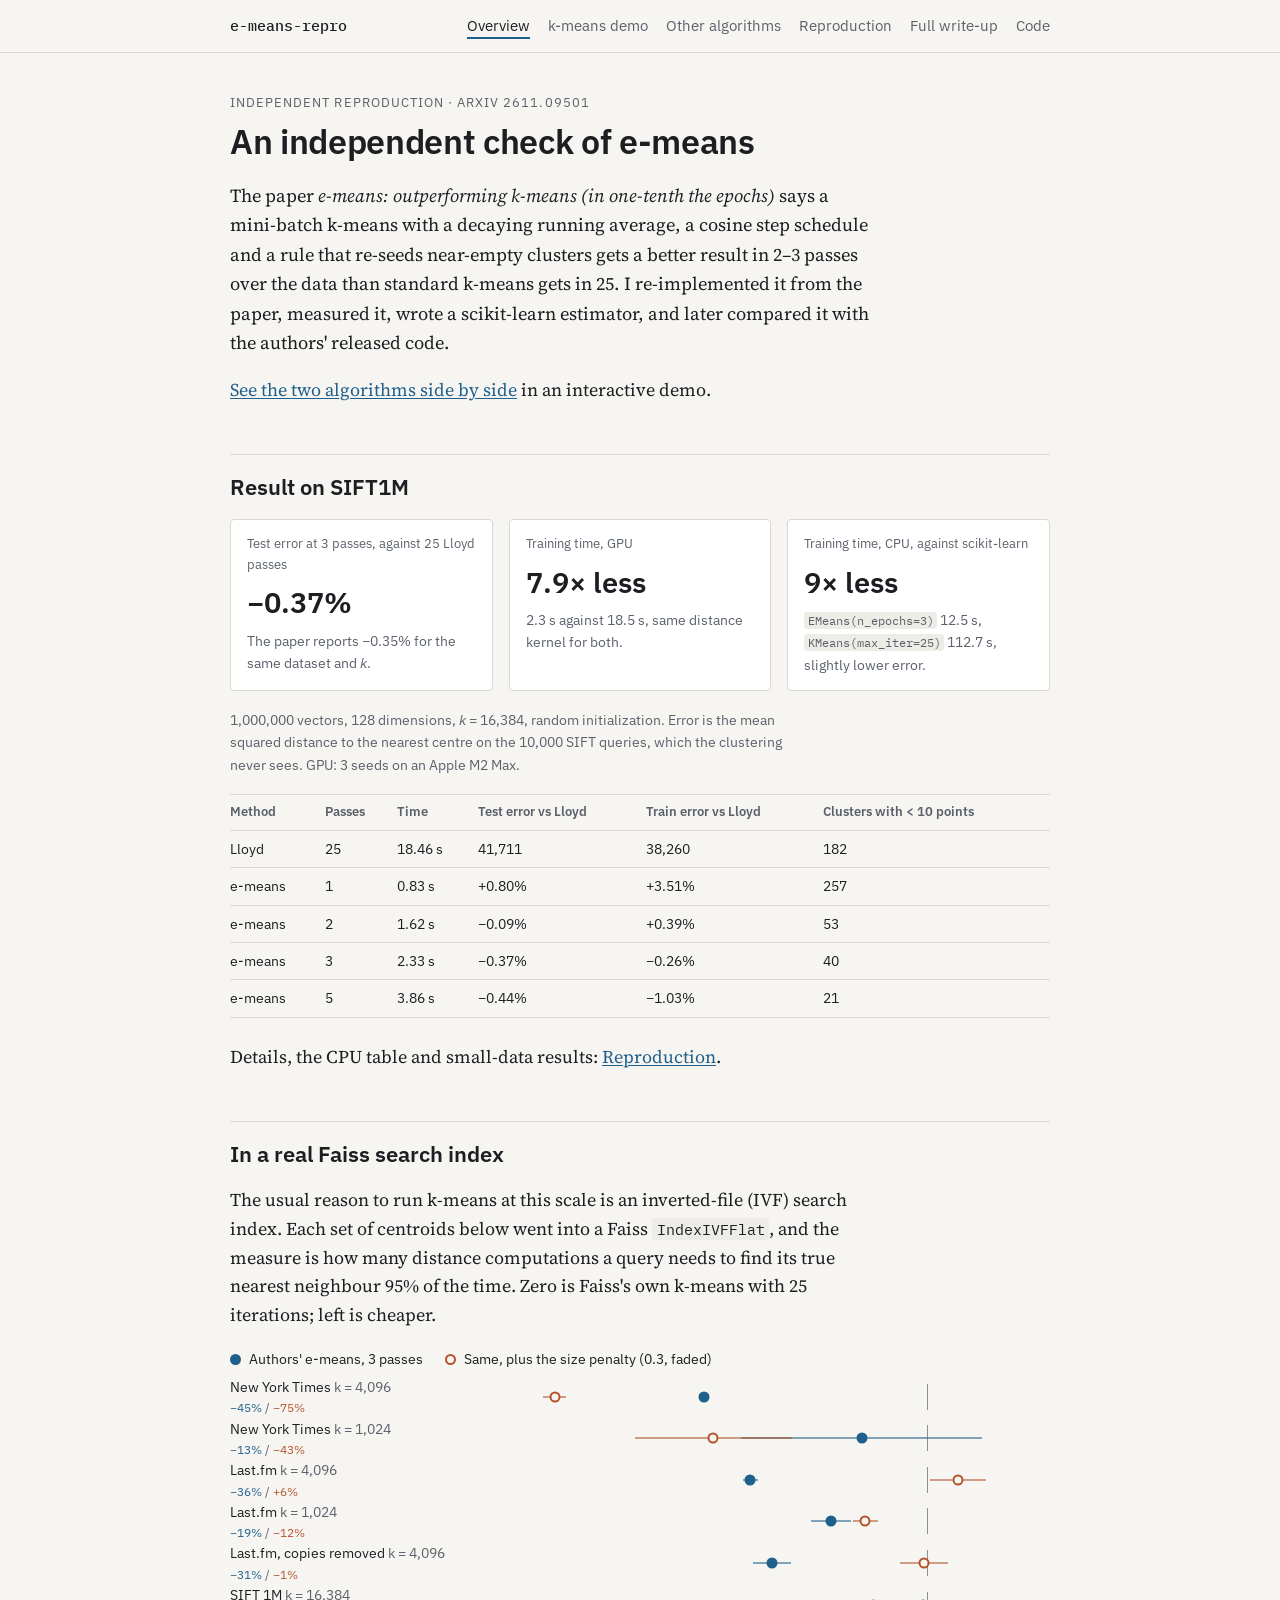
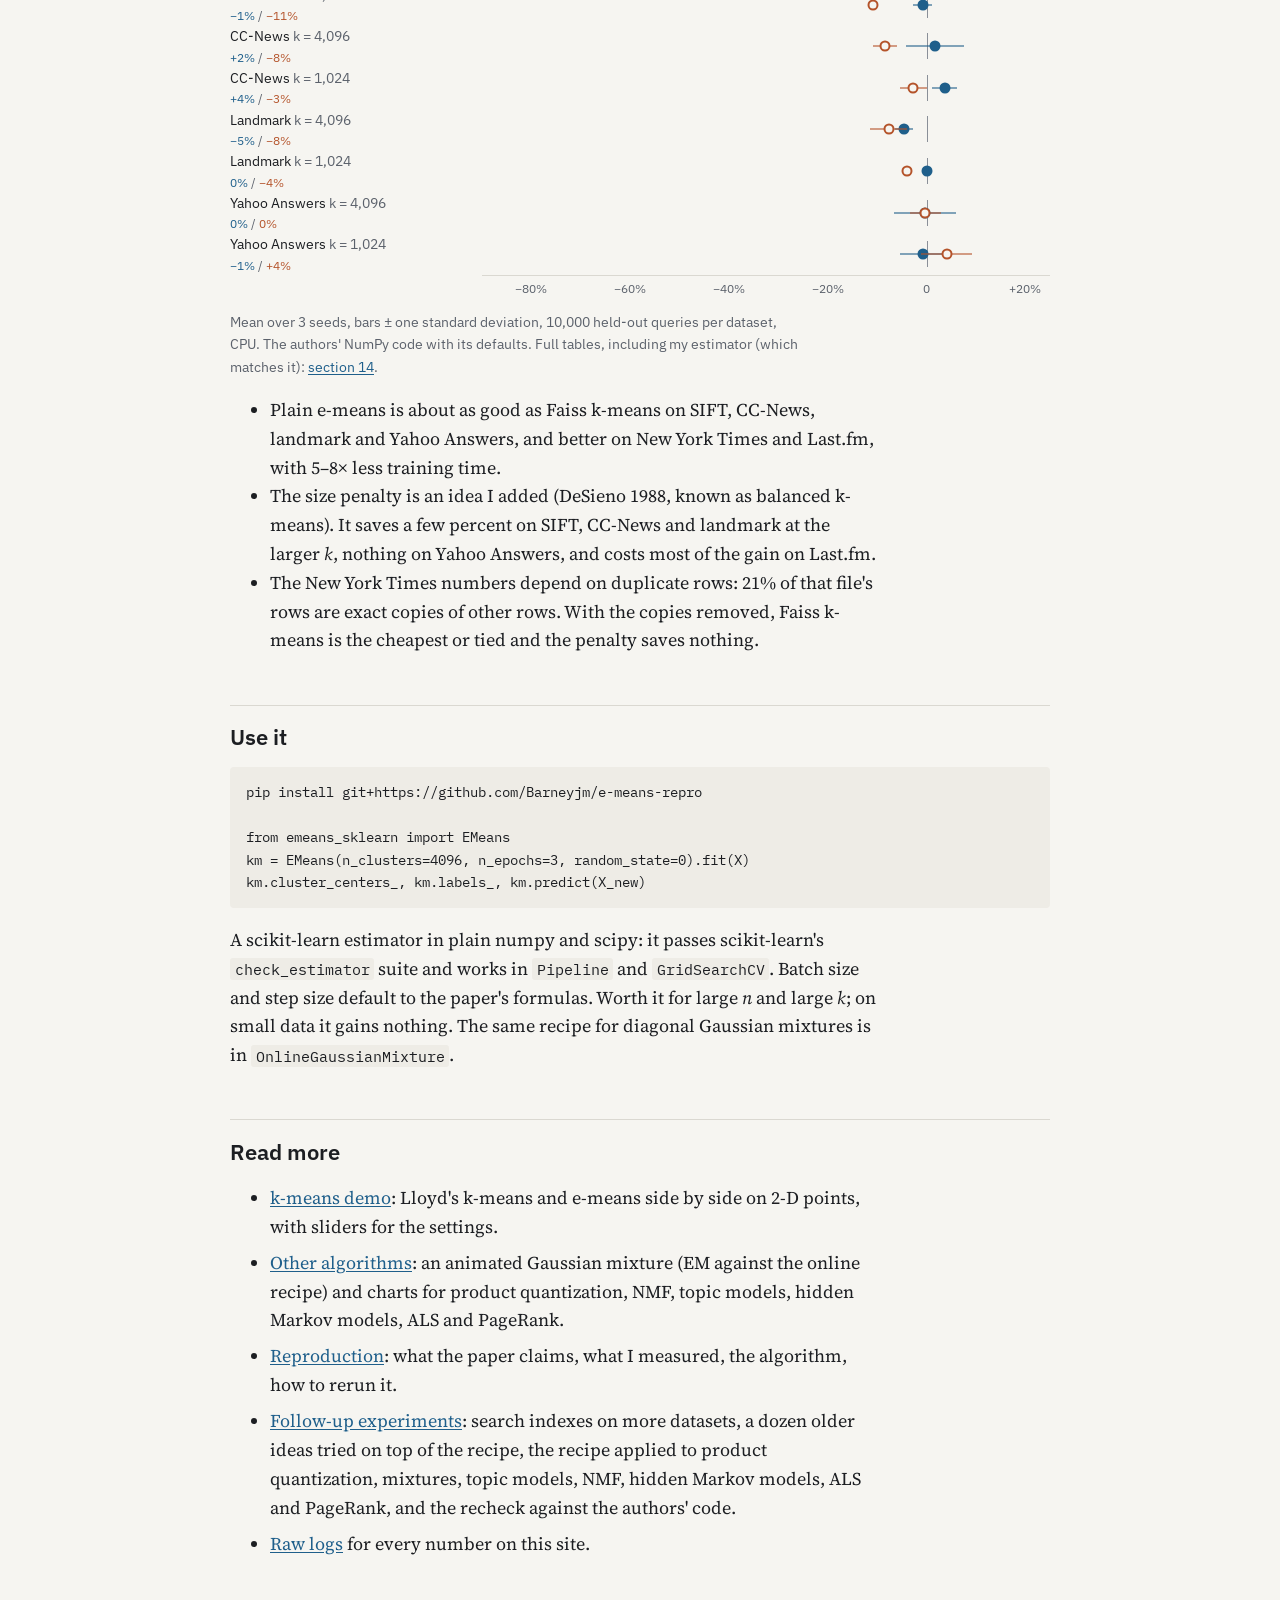
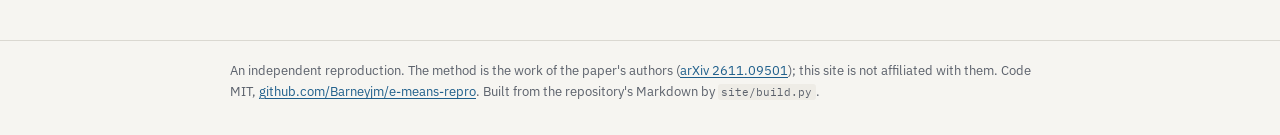
<file: docs/index.html>
<!doctype html>
<html lang="en">
<head>
<meta charset="utf-8">
<meta name="viewport" content="width=device-width, initial-scale=1">
<title>e-means reproduction</title>
<meta name="description" content="An independent reproduction of e-means (arXiv 2611.09501), a scikit-learn estimator, and follow-up experiments.">
<link rel="preconnect" href="https://fonts.googleapis.com"><link rel="preconnect" href="https://fonts.gstatic.com" crossorigin><link rel="stylesheet" href="https://fonts.googleapis.com/css2?family=IBM+Plex+Mono:wght@400;500&family=IBM+Plex+Sans:wght@400;500;600&family=Source+Serif+4:ital,opsz,wght@0,8..60,400;0,8..60,600;1,8..60,400&display=swap">
<link rel="stylesheet" href="style.css">
</head>
<body>
<header class="site"><div class="wrap"><a class="name" href="index.html">e-means-repro</a><nav><a href="index.html" aria-current=page>Overview</a><a href="demo.html">k-means demo</a><a href="followups.html">Other algorithms</a><a href="reproduction.html">Reproduction</a><a href="extensions.html">Full write-up</a><a href="https://github.com/Barneyjm/e-means-repro">Code</a></nav></div></header>
<main class="wrap">

<header class="intro">
  <p class="kicker">Independent reproduction · arXiv 2611.09501</p>
  <h1>An independent check of e-means</h1>
  <p class="lede">The paper <em>e-means: outperforming k-means (in one-tenth the epochs)</em> says a mini-batch k-means with a
  decaying running average, a cosine step schedule and a rule that re-seeds near-empty clusters gets a better result in
  2–3 passes over the data than standard k-means gets in 25. I re-implemented it from the paper, measured it, wrote a
  scikit-learn estimator, and later compared it with the authors' released code.</p>
  <p><a href="demo.html">See the two algorithms side by side</a> in an interactive demo.</p>
</header>

<section>
  <h2>Result on SIFT1M</h2>
  <dl class="figures">
    <div><dt>Test error at 3 passes, against 25 Lloyd passes</dt><dd>−0.37%</dd><p>The paper reports −0.35% for the same dataset and <var>k</var>.</p></div>
    <div><dt>Training time, GPU</dt><dd>7.9× less</dd><p>2.3 s against 18.5 s, same distance kernel for both.</p></div>
    <div><dt>Training time, CPU, against scikit-learn</dt><dd>9× less</dd><p><code>EMeans(n_epochs=3)</code> 12.5 s, <code>KMeans(max_iter=25)</code> 112.7 s, slightly lower error.</p></div>
  </dl>
  <p class="caption">1,000,000 vectors, 128 dimensions, <var>k</var> = 16,384, random initialization. Error is the mean squared distance to the nearest centre on the 10,000 SIFT queries, which the clustering never sees. GPU: 3 seeds on an Apple M2 Max.</p>
  <div class="table-wrap"><table>
    <thead><tr><th>Method</th><th>Passes</th><th>Time</th><th>Test error vs Lloyd</th><th>Train error vs Lloyd</th><th>Clusters with &lt; 10 points</th></tr></thead>
    <tbody>
      <tr><td>Lloyd</td><td>25</td><td>18.46 s</td><td>41,711</td><td>38,260</td><td>182</td></tr>
      <tr><td>e-means</td><td>1</td><td>0.83 s</td><td>+0.80%</td><td>+3.51%</td><td>257</td></tr>
      <tr><td>e-means</td><td>2</td><td>1.62 s</td><td>−0.09%</td><td>+0.39%</td><td>53</td></tr>
      <tr><td>e-means</td><td>3</td><td>2.33 s</td><td>−0.37%</td><td>−0.26%</td><td>40</td></tr>
      <tr><td>e-means</td><td>5</td><td>3.86 s</td><td>−0.44%</td><td>−1.03%</td><td>21</td></tr>
    </tbody>
  </table></div>
  <p>Details, the CPU table and small-data results: <a href="reproduction.html#what-i-measured">Reproduction</a>.</p>
</section>

<section>
  <h2>In a real Faiss search index</h2>
  <p>The usual reason to run k-means at this scale is an inverted-file (IVF) search index. Each set of centroids below
  went into a Faiss <code>IndexIVFFlat</code>, and the measure is how many distance computations a query needs to find its
  true nearest neighbour 95% of the time. Zero is Faiss's own k-means with 25 iterations; left is cheaper.</p>
  <div class="legend"><span><i class="dot plain"></i>Authors&#x27; e-means, 3 passes</span><span><i class="dot penalty"></i>Same, plus the size penalty (0.3, faded)</span></div><div class="dotplot" role="img" aria-label="Change in distance computations per query against Faiss k-means, by dataset">
<div class="row"><div class="lab">New York Times <span class="k">k = 4,096</span><span class="vals"><span class="plain">−45%</span> / <span class="penalty">−75%</span></span></div><div class="track"><span class="zero" style="left:78.26%"></span><span class="bar plain" style="left:38.26%;width:calc(40.01% - 38.26%)"></span><span class="dot plain" style="left:39.13%" title="−45% ± 1 (3 seeds)"></span><span class="bar penalty" style="left:10.82%;width:calc(14.83% - 10.82%)"></span><span class="dot penalty" style="left:12.83%" title="−75% ± 2 (3 seeds)"></span></div></div>
<div class="row"><div class="lab">New York Times <span class="k">k = 1,024</span><span class="vals"><span class="plain">−13%</span> / <span class="penalty">−43%</span></span></div><div class="track"><span class="zero" style="left:78.26%"></span><span class="bar plain" style="left:45.53%;width:calc(88.11% - 45.53%)"></span><span class="dot plain" style="left:66.82%" title="−13% ± 24 (3 seeds)"></span><span class="bar penalty" style="left:26.86%;width:calc(54.63% - 26.86%)"></span><span class="dot penalty" style="left:40.74%" title="−43% ± 16 (3 seeds)"></span></div></div>
<div class="row"><div class="lab">Last.fm <span class="k">k = 4,096</span><span class="vals"><span class="plain">−36%</span> / <span class="penalty">+6%</span></span></div><div class="track"><span class="zero" style="left:78.26%"></span><span class="bar plain" style="left:45.88%;width:calc(48.51% - 45.88%)"></span><span class="dot plain" style="left:47.20%" title="−36% ± 2 (3 seeds)"></span><span class="bar penalty" style="left:78.91%;width:calc(88.70% - 78.91%)"></span><span class="dot penalty" style="left:83.81%" title="+6% ± 6 (3 seeds)"></span></div></div>
<div class="row"><div class="lab">Last.fm <span class="k">k = 1,024</span><span class="vals"><span class="plain">−19%</span> / <span class="penalty">−12%</span></span></div><div class="track"><span class="zero" style="left:78.26%"></span><span class="bar plain" style="left:57.87%;width:calc(65.00% - 57.87%)"></span><span class="dot plain" style="left:61.44%" title="−19% ± 4 (3 seeds)"></span><span class="bar penalty" style="left:65.23%;width:calc(69.71% - 65.23%)"></span><span class="dot penalty" style="left:67.47%" title="−12% ± 3 (3 seeds)"></span></div></div>
<div class="row"><div class="lab">Last.fm, copies removed <span class="k">k = 4,096</span><span class="vals"><span class="plain">−31%</span> / <span class="penalty">−1%</span></span></div><div class="track"><span class="zero" style="left:78.26%"></span><span class="bar plain" style="left:47.76%;width:calc(54.45% - 47.76%)"></span><span class="dot plain" style="left:51.11%" title="−31% ± 4 (3 seeds)"></span><span class="bar penalty" style="left:73.52%;width:calc(82.05% - 73.52%)"></span><span class="dot penalty" style="left:77.78%" title="−1% ± 5 (3 seeds)"></span></div></div>
<div class="row"><div class="lab">SIFT 1M <span class="k">k = 16,384</span><span class="vals"><span class="plain">−1%</span> / <span class="penalty">−11%</span></span></div><div class="track"><span class="zero" style="left:78.26%"></span><span class="bar plain" style="left:75.95%;width:calc(79.21% - 75.95%)"></span><span class="dot plain" style="left:77.58%" title="−1% ± 2 (3 seeds)"></span><span class="bar penalty" style="left:68.09%;width:calc(69.66% - 68.09%)"></span><span class="dot penalty" style="left:68.87%" title="−11% ± 1 (3 seeds)"></span></div></div>
<div class="row"><div class="lab">CC-News <span class="k">k = 4,096</span><span class="vals"><span class="plain">+2%</span> / <span class="penalty">−8%</span></span></div><div class="track"><span class="zero" style="left:78.26%"></span><span class="bar plain" style="left:74.69%;width:calc(84.93% - 74.69%)"></span><span class="dot plain" style="left:79.81%" title="+2% ± 6 (3 seeds)"></span><span class="bar penalty" style="left:68.92%;width:calc(73.09% - 68.92%)"></span><span class="dot penalty" style="left:71.01%" title="−8% ± 2 (3 seeds)"></span></div></div>
<div class="row"><div class="lab">CC-News <span class="k">k = 1,024</span><span class="vals"><span class="plain">+4%</span> / <span class="penalty">−3%</span></span></div><div class="track"><span class="zero" style="left:78.26%"></span><span class="bar plain" style="left:79.19%;width:calc(83.71% - 79.19%)"></span><span class="dot plain" style="left:81.45%" title="+4% ± 3 (3 seeds)"></span><span class="bar penalty" style="left:73.61%;width:calc(78.27% - 73.61%)"></span><span class="dot penalty" style="left:75.94%" title="−3% ± 3 (3 seeds)"></span></div></div>
<div class="row"><div class="lab">Landmark <span class="k">k = 4,096</span><span class="vals"><span class="plain">−5%</span> / <span class="penalty">−8%</span></span></div><div class="track"><span class="zero" style="left:78.26%"></span><span class="bar plain" style="left:72.72%;width:calc(75.87% - 72.72%)"></span><span class="dot plain" style="left:74.30%" title="−5% ± 2 (3 seeds)"></span><span class="bar penalty" style="left:68.38%;width:calc(74.85% - 68.38%)"></span><span class="dot penalty" style="left:71.62%" title="−8% ± 4 (3 seeds)"></span></div></div>
<div class="row"><div class="lab">Landmark <span class="k">k = 1,024</span><span class="vals"><span class="plain">0%</span> / <span class="penalty">−4%</span></span></div><div class="track"><span class="zero" style="left:78.26%"></span><span class="bar plain" style="left:77.56%;width:calc(79.22% - 77.56%)"></span><span class="dot plain" style="left:78.39%" title="0% ± 1 (3 seeds)"></span><span class="bar penalty" style="left:74.03%;width:calc(75.66% - 74.03%)"></span><span class="dot penalty" style="left:74.85%" title="−4% ± 1 (3 seeds)"></span></div></div>
<div class="row"><div class="lab">Yahoo Answers <span class="k">k = 4,096</span><span class="vals"><span class="plain">0%</span> / <span class="penalty">0%</span></span></div><div class="track"><span class="zero" style="left:78.26%"></span><span class="bar plain" style="left:72.55%;width:calc(83.49% - 72.55%)"></span><span class="dot plain" style="left:78.02%" title="0% ± 6 (3 seeds)"></span><span class="bar penalty" style="left:75.39%;width:calc(80.75% - 75.39%)"></span><span class="dot penalty" style="left:78.07%" title="0% ± 3 (3 seeds)"></span></div></div>
<div class="row"><div class="lab">Yahoo Answers <span class="k">k = 1,024</span><span class="vals"><span class="plain">−1%</span> / <span class="penalty">+4%</span></span></div><div class="track"><span class="zero" style="left:78.26%"></span><span class="bar plain" style="left:73.56%;width:calc(81.60% - 73.56%)"></span><span class="dot plain" style="left:77.58%" title="−1% ± 5 (3 seeds)"></span><span class="bar penalty" style="left:77.33%;width:calc(86.31% - 77.33%)"></span><span class="dot penalty" style="left:81.82%" title="+4% ± 5 (3 seeds)"></span></div></div>
<div class="row axis"><div class="lab"></div><div class="track ticks"><span style="left:8.70%">−80%</span><span style="left:26.09%">−60%</span><span style="left:43.48%">−40%</span><span style="left:60.87%">−20%</span><span style="left:78.26%">0</span><span style="left:95.65%">+20%</span></div></div></div>
  <p class="caption">Mean over 3 seeds, bars ± one standard deviation, 10,000 held-out queries per dataset, CPU. The authors' NumPy
  code with its defaults. Full tables, including my estimator (which matches it): <a href="extensions.html#14-recheck-with-the-authors-code-and-what-it-changed">section 14</a>.</p>
  <ul>
    <li>Plain e-means is about as good as Faiss k-means on SIFT, CC-News, landmark and Yahoo Answers, and better on New York Times and Last.fm, with 5–8× less training time.</li>
    <li>The size penalty is an idea I added (DeSieno 1988, known as balanced k-means). It saves a few percent on SIFT, CC-News and landmark at the larger <var>k</var>, nothing on Yahoo Answers, and costs most of the gain on Last.fm.</li>
    <li>The New York Times numbers depend on duplicate rows: 21% of that file's rows are exact copies of other rows. With the copies removed, Faiss k-means is the cheapest or tied and the penalty saves nothing.</li>
  </ul>
</section>

<section>
  <h2>Use it</h2>
  <pre><code>pip install git+https://github.com/Barneyjm/e-means-repro

from emeans_sklearn import EMeans
km = EMeans(n_clusters=4096, n_epochs=3, random_state=0).fit(X)
km.cluster_centers_, km.labels_, km.predict(X_new)</code></pre>
  <p>A scikit-learn estimator in plain numpy and scipy: it passes scikit-learn's <code>check_estimator</code> suite and works in
  <code>Pipeline</code> and <code>GridSearchCV</code>. Batch size and step size default to the paper's formulas. Worth it for large
  <var>n</var> and large <var>k</var>; on small data it gains nothing. The same recipe for diagonal Gaussian mixtures is in
  <code>OnlineGaussianMixture</code>.</p>
</section>

<section>
  <h2>Read more</h2>
  <ul class="links">
    <li><a href="demo.html">k-means demo</a>: Lloyd's k-means and e-means side by side on 2-D points, with sliders for the settings.</li>
    <li><a href="followups.html">Other algorithms</a>: an animated Gaussian mixture (EM against the online recipe) and charts for product quantization, NMF, topic models, hidden Markov models, ALS and PageRank.</li>
    <li><a href="reproduction.html">Reproduction</a>: what the paper claims, what I measured, the algorithm, how to rerun it.</li>
    <li><a href="extensions.html">Follow-up experiments</a>: search indexes on more datasets, a dozen older ideas tried on top of the recipe, the recipe applied to product quantization, mixtures, topic models, NMF, hidden Markov models, ALS and PageRank, and the recheck against the authors' code.</li>
    <li><a href="https://github.com/Barneyjm/e-means-repro/tree/main/results">Raw logs</a> for every number on this site.</li>
  </ul>
</section>

</main>
<footer class="site"><div class="wrap">An independent reproduction. The method is the work of the paper's authors
(<a href="https://arxiv.org/abs/2611.09501">arXiv 2611.09501</a>); this site is not affiliated with them. Code MIT,
<a href="https://github.com/Barneyjm/e-means-repro">github.com/Barneyjm/e-means-repro</a>. Built from the repository's Markdown by <code>site/build.py</code>.</div></footer>

</body>
</html>
</file>
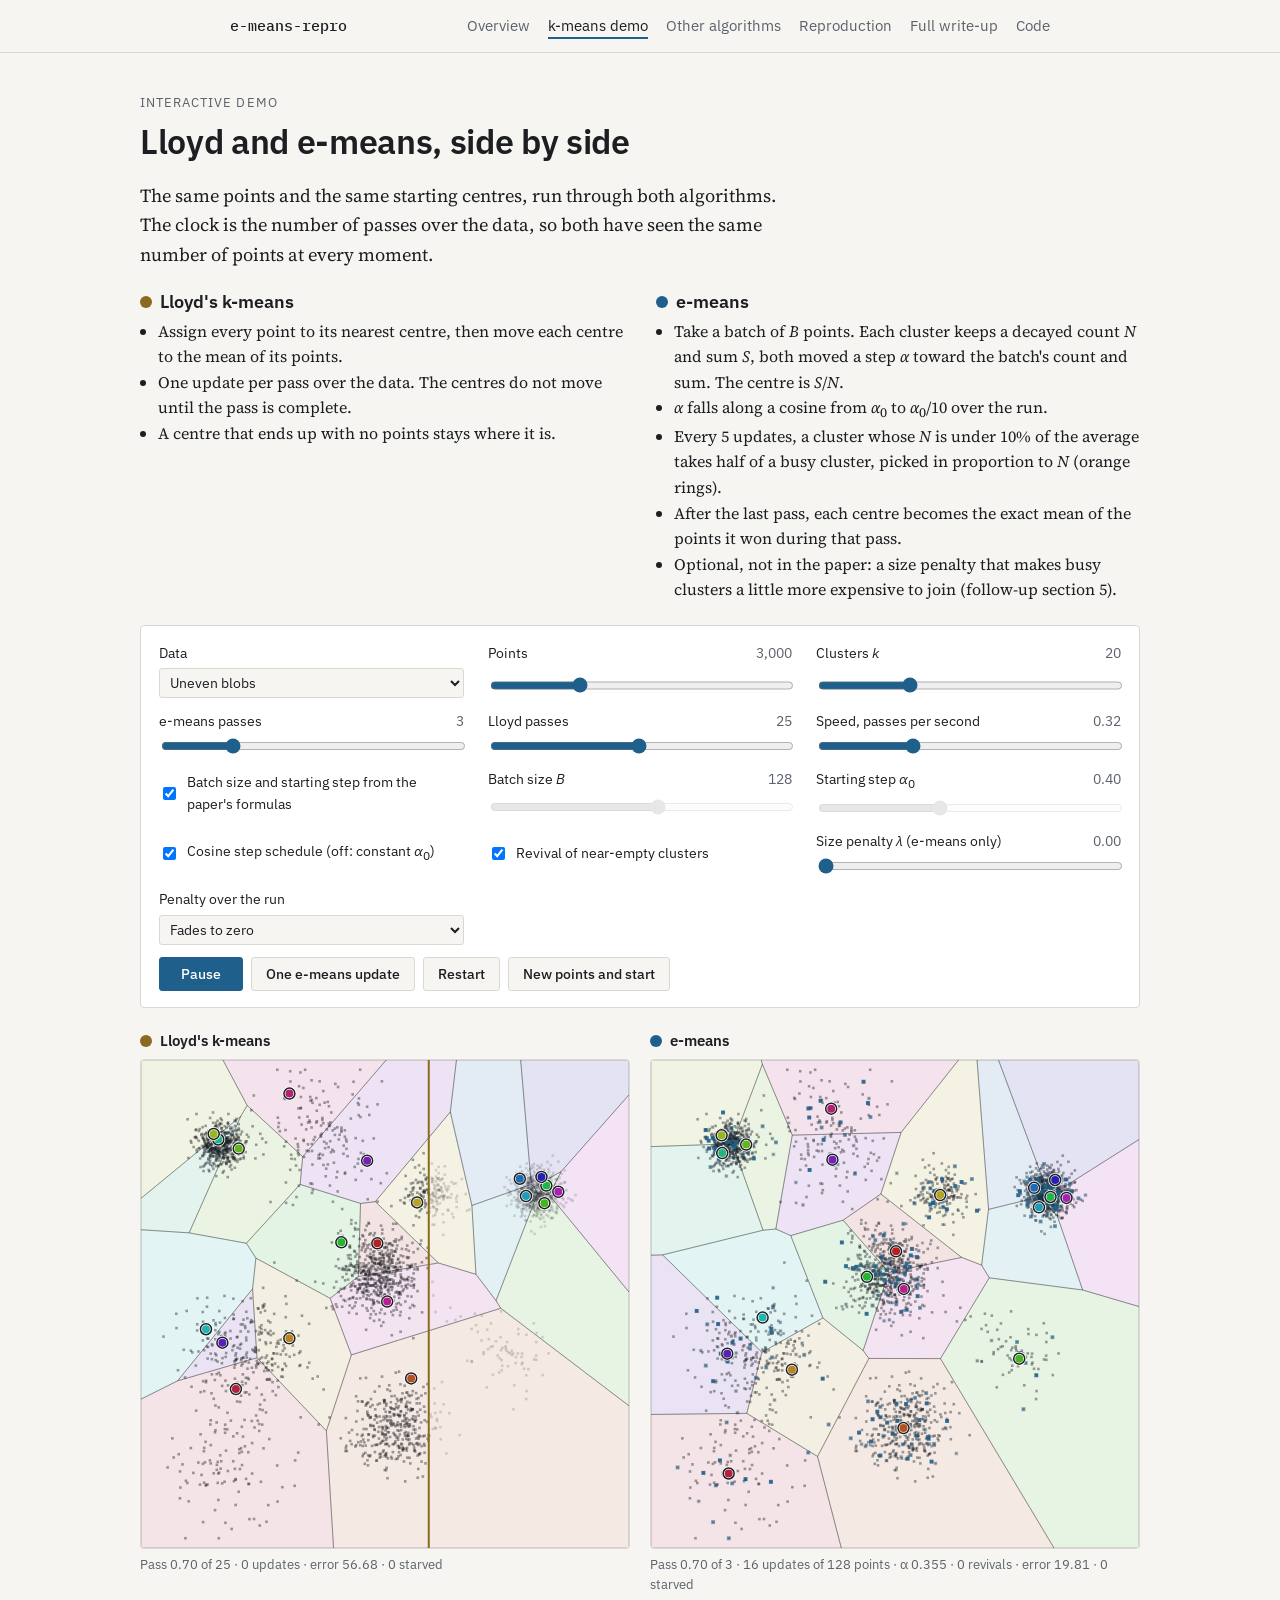
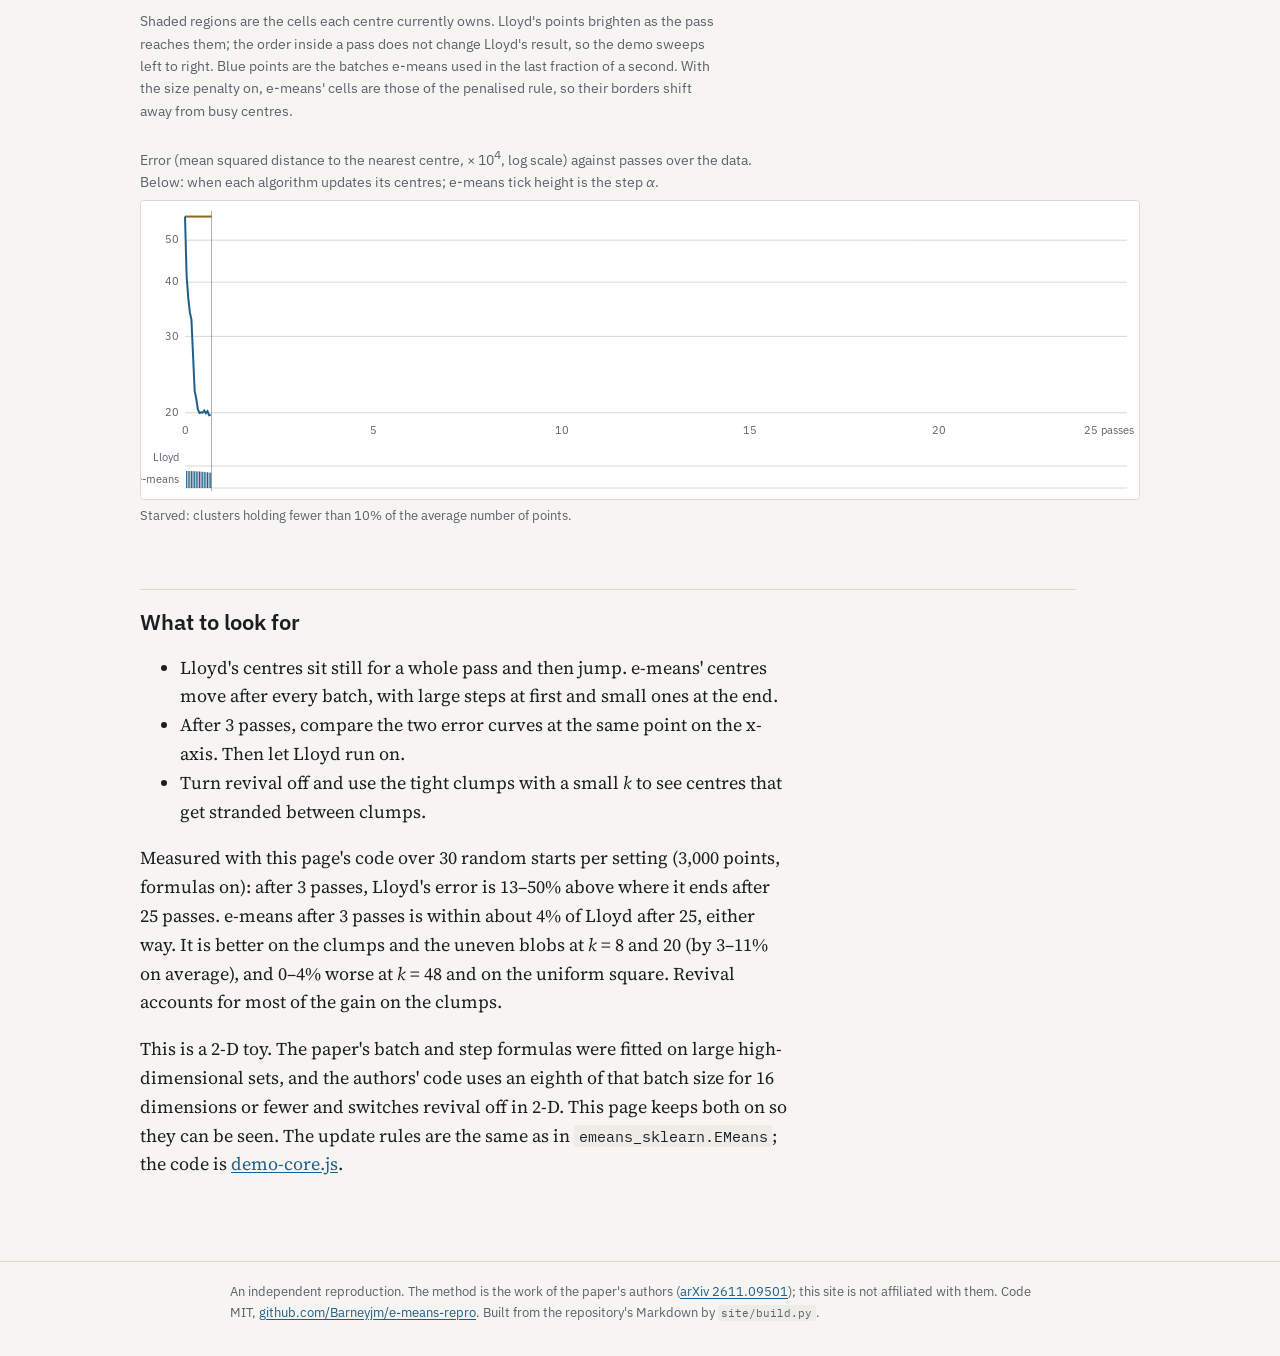
<file: docs/demo.html>
<!doctype html>
<html lang="en">
<head>
<meta charset="utf-8">
<meta name="viewport" content="width=device-width, initial-scale=1">
<title>Lloyd vs e-means demo</title>
<meta name="description" content="Lloyd&#x27;s k-means and e-means run side by side on the same 2-D points, with sliders.">
<link rel="preconnect" href="https://fonts.googleapis.com"><link rel="preconnect" href="https://fonts.gstatic.com" crossorigin><link rel="stylesheet" href="https://fonts.googleapis.com/css2?family=IBM+Plex+Mono:wght@400;500&family=IBM+Plex+Sans:wght@400;500;600&family=Source+Serif+4:ital,opsz,wght@0,8..60,400;0,8..60,600;1,8..60,400&display=swap">
<link rel="stylesheet" href="style.css">
</head>
<body>
<header class="site"><div class="wrap"><a class="name" href="index.html">e-means-repro</a><nav><a href="index.html">Overview</a><a href="demo.html" aria-current=page>k-means demo</a><a href="followups.html">Other algorithms</a><a href="reproduction.html">Reproduction</a><a href="extensions.html">Full write-up</a><a href="https://github.com/Barneyjm/e-means-repro">Code</a></nav></div></header>
<main class="wrap doc">
<header class="intro">
  <p class="kicker">Interactive demo</p>
  <h1>Lloyd and e-means, side by side</h1>
  <p class="lede">The same points and the same starting centres, run through both algorithms. The clock is the number of
  passes over the data, so both have seen the same number of points at every moment.</p>
</header>

<div class="compare">
  <div>
    <h3><i class="key lloyd"></i>Lloyd's k-means</h3>
    <ul>
      <li>Assign every point to its nearest centre, then move each centre to the mean of its points.</li>
      <li>One update per pass over the data. The centres do not move until the pass is complete.</li>
      <li>A centre that ends up with no points stays where it is.</li>
    </ul>
  </div>
  <div>
    <h3><i class="key emeans"></i>e-means</h3>
    <ul>
      <li>Take a batch of <var>B</var> points. Each cluster keeps a decayed count <var>N</var> and sum <var>S</var>, both moved a step <var>α</var> toward the batch's count and sum. The centre is <var>S</var>/<var>N</var>.</li>
      <li><var>α</var> falls along a cosine from <var>α</var><sub>0</sub> to <var>α</var><sub>0</sub>/10 over the run.</li>
      <li>Every 5 updates, a cluster whose <var>N</var> is under 10% of the average takes half of a busy cluster, picked in proportion to <var>N</var> (orange rings).</li>
      <li>After the last pass, each centre becomes the exact mean of the points it won during that pass.</li>
      <li>Optional, not in the paper: a size penalty that makes busy clusters a little more expensive to join (follow-up section 5).</li>
    </ul>
  </div>
</div>

<div class="controls" id="controls">
  <label><span>Data</span>
    <select id="kind">
      <option value="uneven">Uneven blobs</option>
      <option value="clumps">Tight clumps on a sparse background</option>
      <option value="uniform">Uniform square</option>
    </select>
  </label>
  <label><span>Points</span> <output id="nOut"></output><input type="range" id="n" min="1000" max="8000" step="500" value="3000"></label>
  <label><span>Clusters <var>k</var></span> <output id="kOut"></output><input type="range" id="k" min="2" max="64" step="1" value="20"></label>
  <label><span>e-means passes</span> <output id="teOut"></output><input type="range" id="te" min="1" max="10" step="1" value="3"></label>
  <label><span>Lloyd passes</span> <output id="tlOut"></output><input type="range" id="tl" min="1" max="50" step="1" value="25"></label>
  <label><span>Speed, passes per second</span> <output id="spOut"></output><input type="range" id="sp" min="0" max="1" step="0.01" value="0.3"></label>
  <label class="check"><input type="checkbox" id="laws" checked> <span>Batch size and starting step from the paper's formulas</span></label>
  <label><span>Batch size <var>B</var></span> <output id="bOut"></output><input type="range" id="b" min="2" max="11" step="1" value="7"></label>
  <label><span>Starting step <var>α</var><sub>0</sub></span> <output id="aOut"></output><input type="range" id="a" min="0.01" max="1" step="0.01" value="0.4"></label>
  <label class="check"><input type="checkbox" id="cosine" checked> <span>Cosine step schedule (off: constant <var>α</var><sub>0</sub>)</span></label>
  <label class="check"><input type="checkbox" id="revive" checked> <span>Revival of near-empty clusters</span></label>
  <label><span>Size penalty <var>λ</var> (e-means only)</span> <output id="lamOut"></output><input type="range" id="lam" min="0" max="1" step="0.05" value="0"></label>
  <label><span>Penalty over the run</span>
    <select id="lamEnd"><option value="0">Fades to zero</option><option value="1">Held</option></select>
  </label>
  <div class="buttons">
    <button type="button" id="play">Pause</button>
    <button type="button" id="step">One e-means update</button>
    <button type="button" id="restart">Restart</button>
    <button type="button" id="reseed">New points and start</button>
  </div>
</div>

<div class="panels">
  <figure class="panel">
    <figcaption><i class="key lloyd"></i>Lloyd's k-means</figcaption>
    <canvas id="cvL" aria-label="Lloyd's k-means on the points"></canvas>
    <p class="stats" id="stL"></p>
  </figure>
  <figure class="panel">
    <figcaption><i class="key emeans"></i>e-means</figcaption>
    <canvas id="cvE" aria-label="e-means on the points"></canvas>
    <p class="stats" id="stE"></p>
  </figure>
</div>

<p class="caption">Shaded regions are the cells each centre currently owns. Lloyd's points brighten as the pass reaches them; the order
inside a pass does not change Lloyd's result, so the demo sweeps left to right. Blue points are the batches e-means used in the last
fraction of a second. With the size penalty on, e-means' cells are those of the penalised rule, so their borders shift away from busy centres.</p>

<figure class="chartfig">
  <figcaption>Error (mean squared distance to the nearest centre, × 10<sup>4</sup>, log scale) against passes over the data. Below: when each algorithm updates its centres; e-means tick height is the step <var>α</var>.</figcaption>
  <canvas id="cvC" aria-label="Error against passes for both algorithms"></canvas>
  <p class="stats" id="stC"></p>
</figure>

<section>
  <h2>What to look for</h2>
  <ul>
    <li>Lloyd's centres sit still for a whole pass and then jump. e-means' centres move after every batch, with large steps at first and small ones at the end.</li>
    <li>After 3 passes, compare the two error curves at the same point on the x-axis. Then let Lloyd run on.</li>
    <li>Turn revival off and use the tight clumps with a small <var>k</var> to see centres that get stranded between clumps.</li>
  </ul>
  <p>Measured with this page's code over 30 random starts per setting (3,000 points, formulas on): after 3 passes,
  Lloyd's error is 13–50% above where it ends after 25 passes. e-means after 3 passes is within about 4% of Lloyd after 25, either
  way. It is better on the clumps and the uneven blobs at <var>k</var> = 8 and 20 (by 3–11% on average), and 0–4% worse at
  <var>k</var> = 48 and on the uniform square. Revival accounts for most of the gain on the clumps.</p>
  <p>This is a 2-D toy. The paper's batch and step formulas were fitted on large high-dimensional sets, and the
  authors' code uses an eighth of that batch size for 16 dimensions or fewer and switches revival off in 2-D. This page
  keeps both on so they can be seen. The update rules are the same as in <code>emeans_sklearn.EMeans</code>; the code is
  <a href="https://github.com/Barneyjm/e-means-repro/blob/main/site/demo-core.js">demo-core.js</a>.</p>
</section>

</main>
<footer class="site"><div class="wrap">An independent reproduction. The method is the work of the paper's authors
(<a href="https://arxiv.org/abs/2611.09501">arXiv 2611.09501</a>); this site is not affiliated with them. Code MIT,
<a href="https://github.com/Barneyjm/e-means-repro">github.com/Barneyjm/e-means-repro</a>. Built from the repository's Markdown by <code>site/build.py</code>.</div></footer>
<script src="demo-core.js"></script><script src="demo.js"></script>
</body>
</html>
</file>
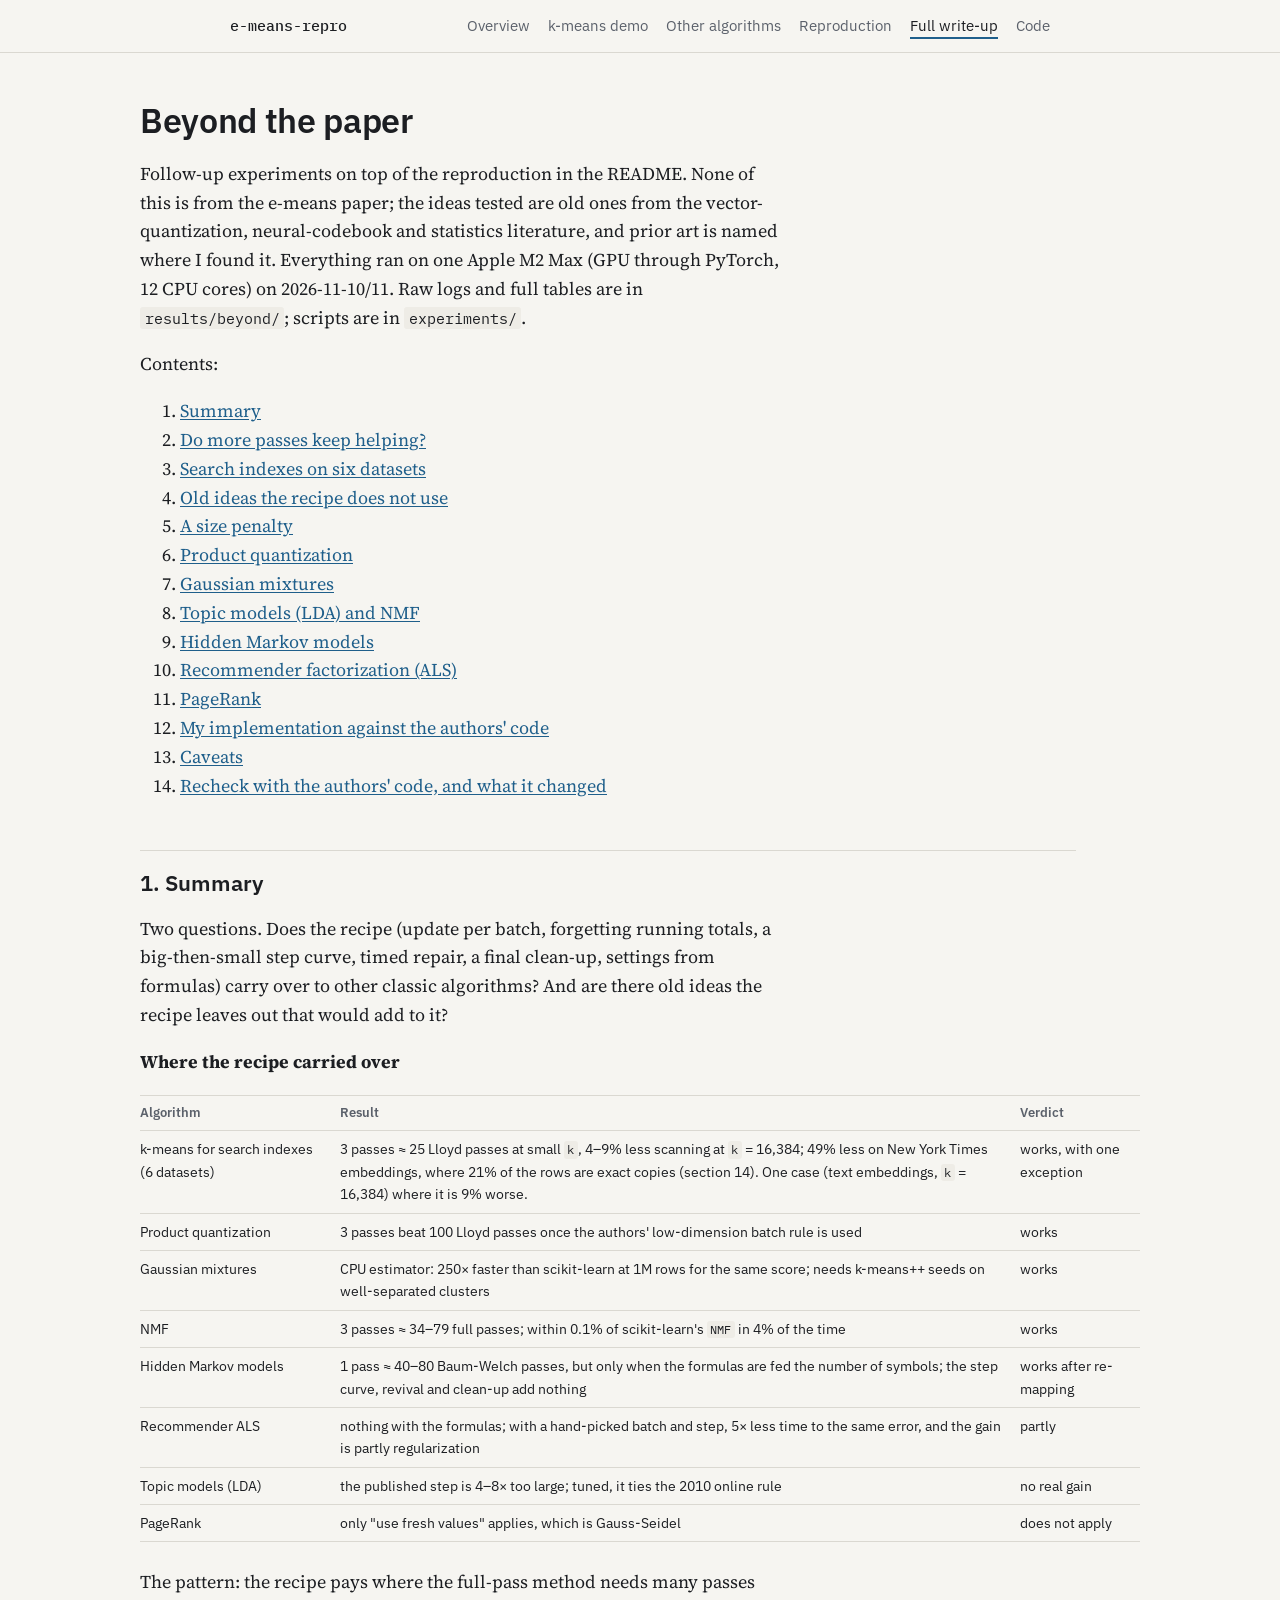
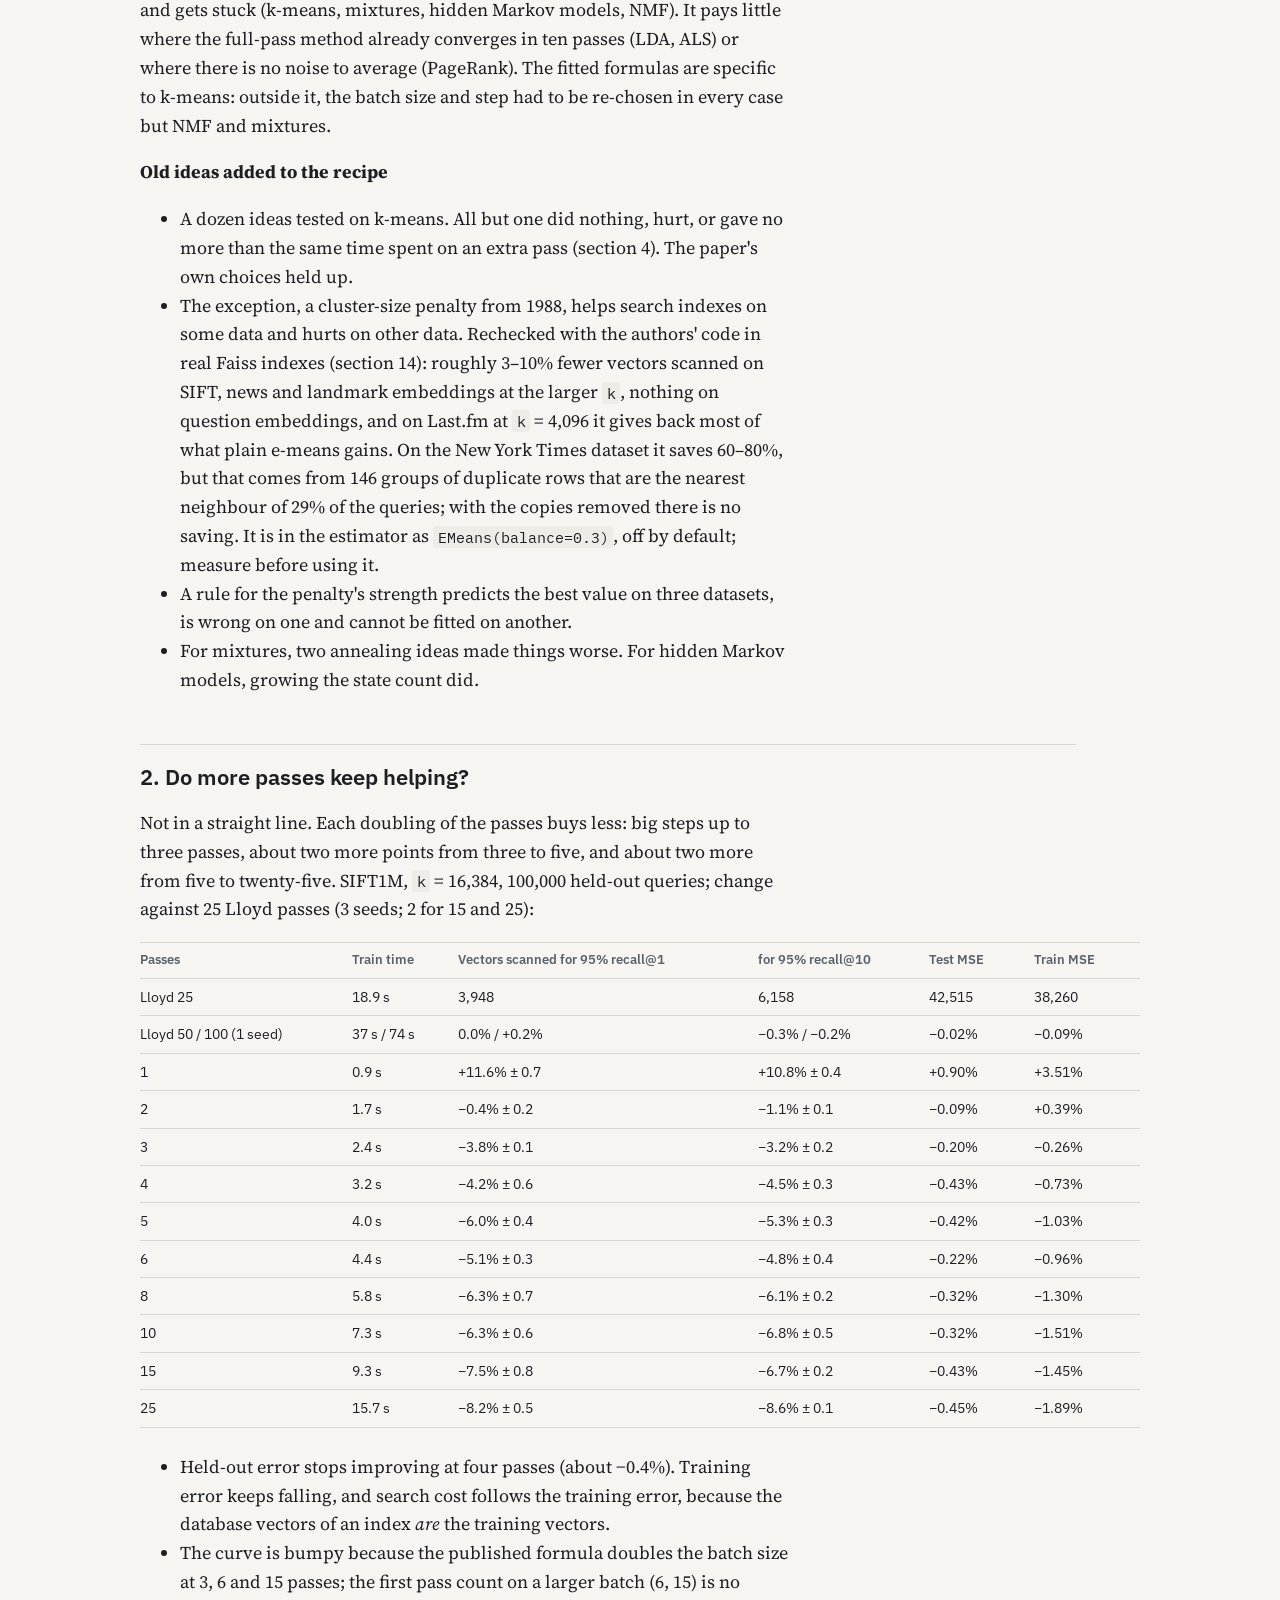
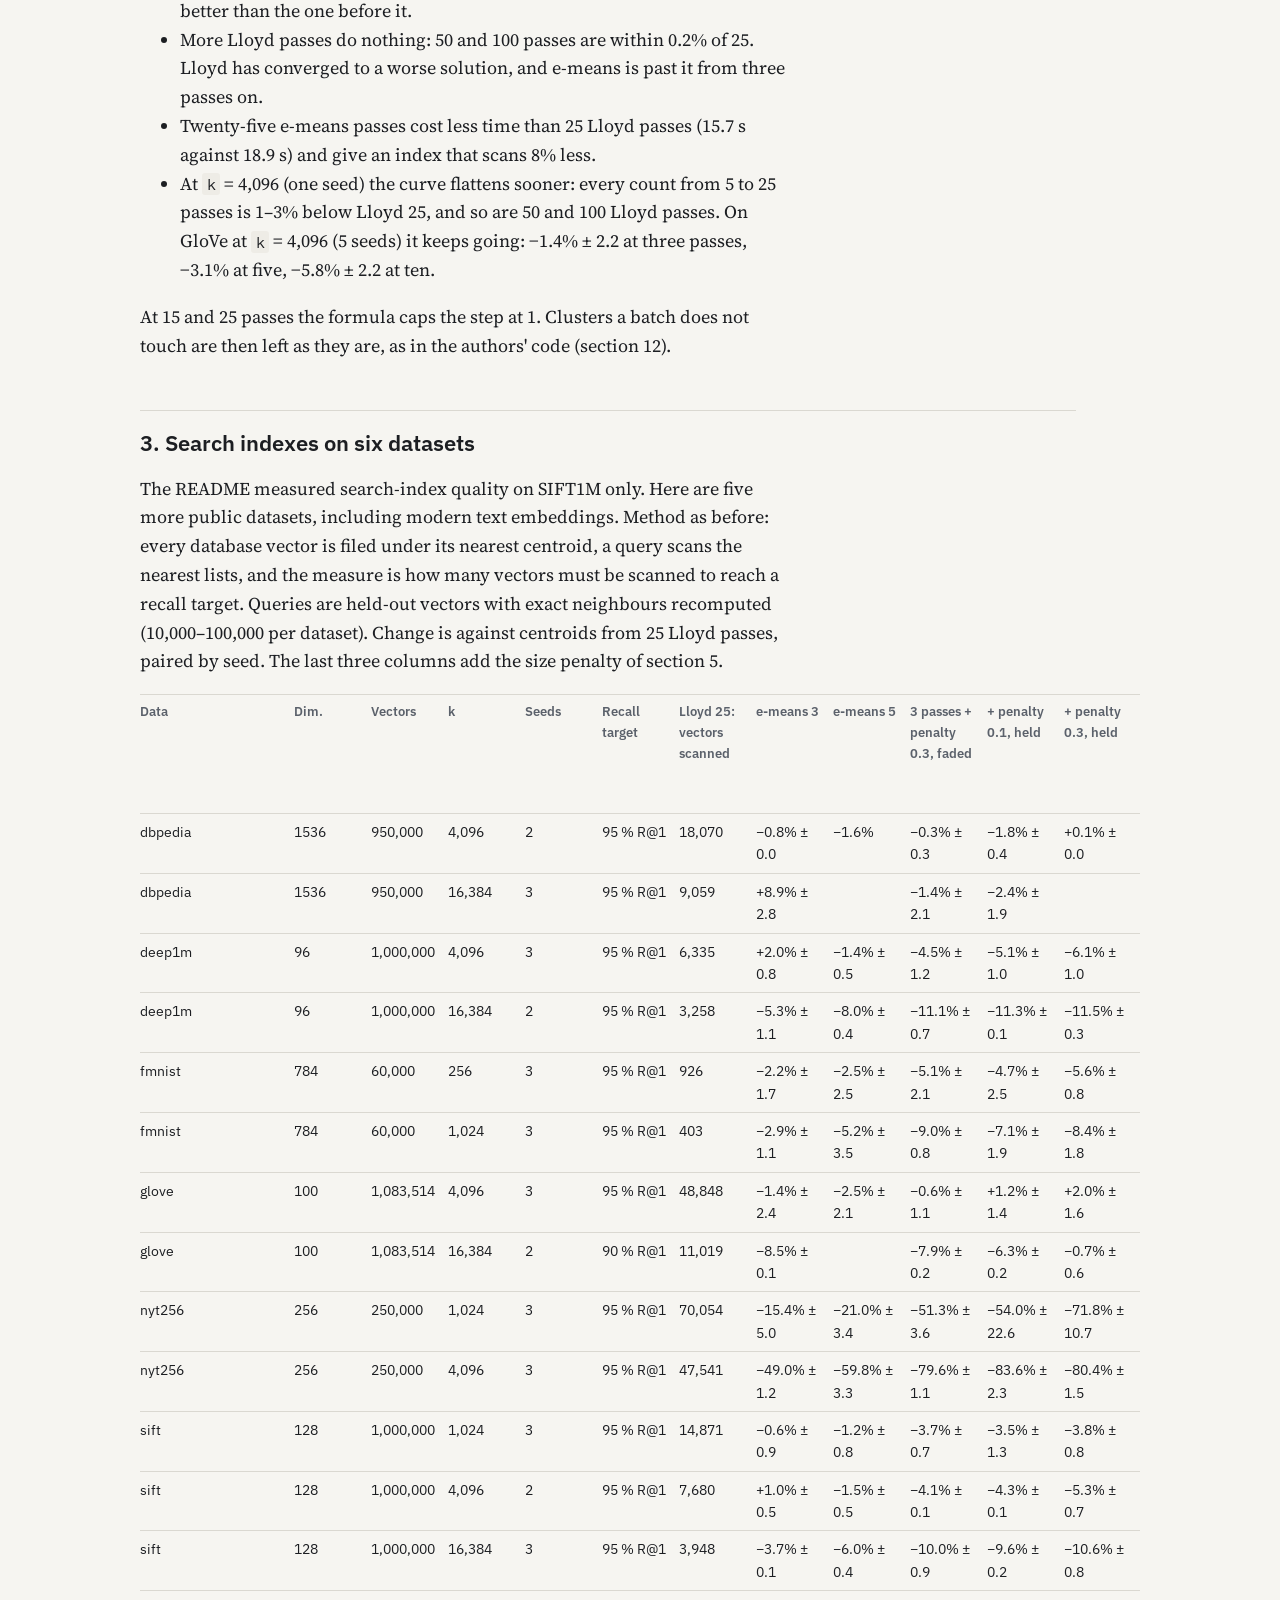
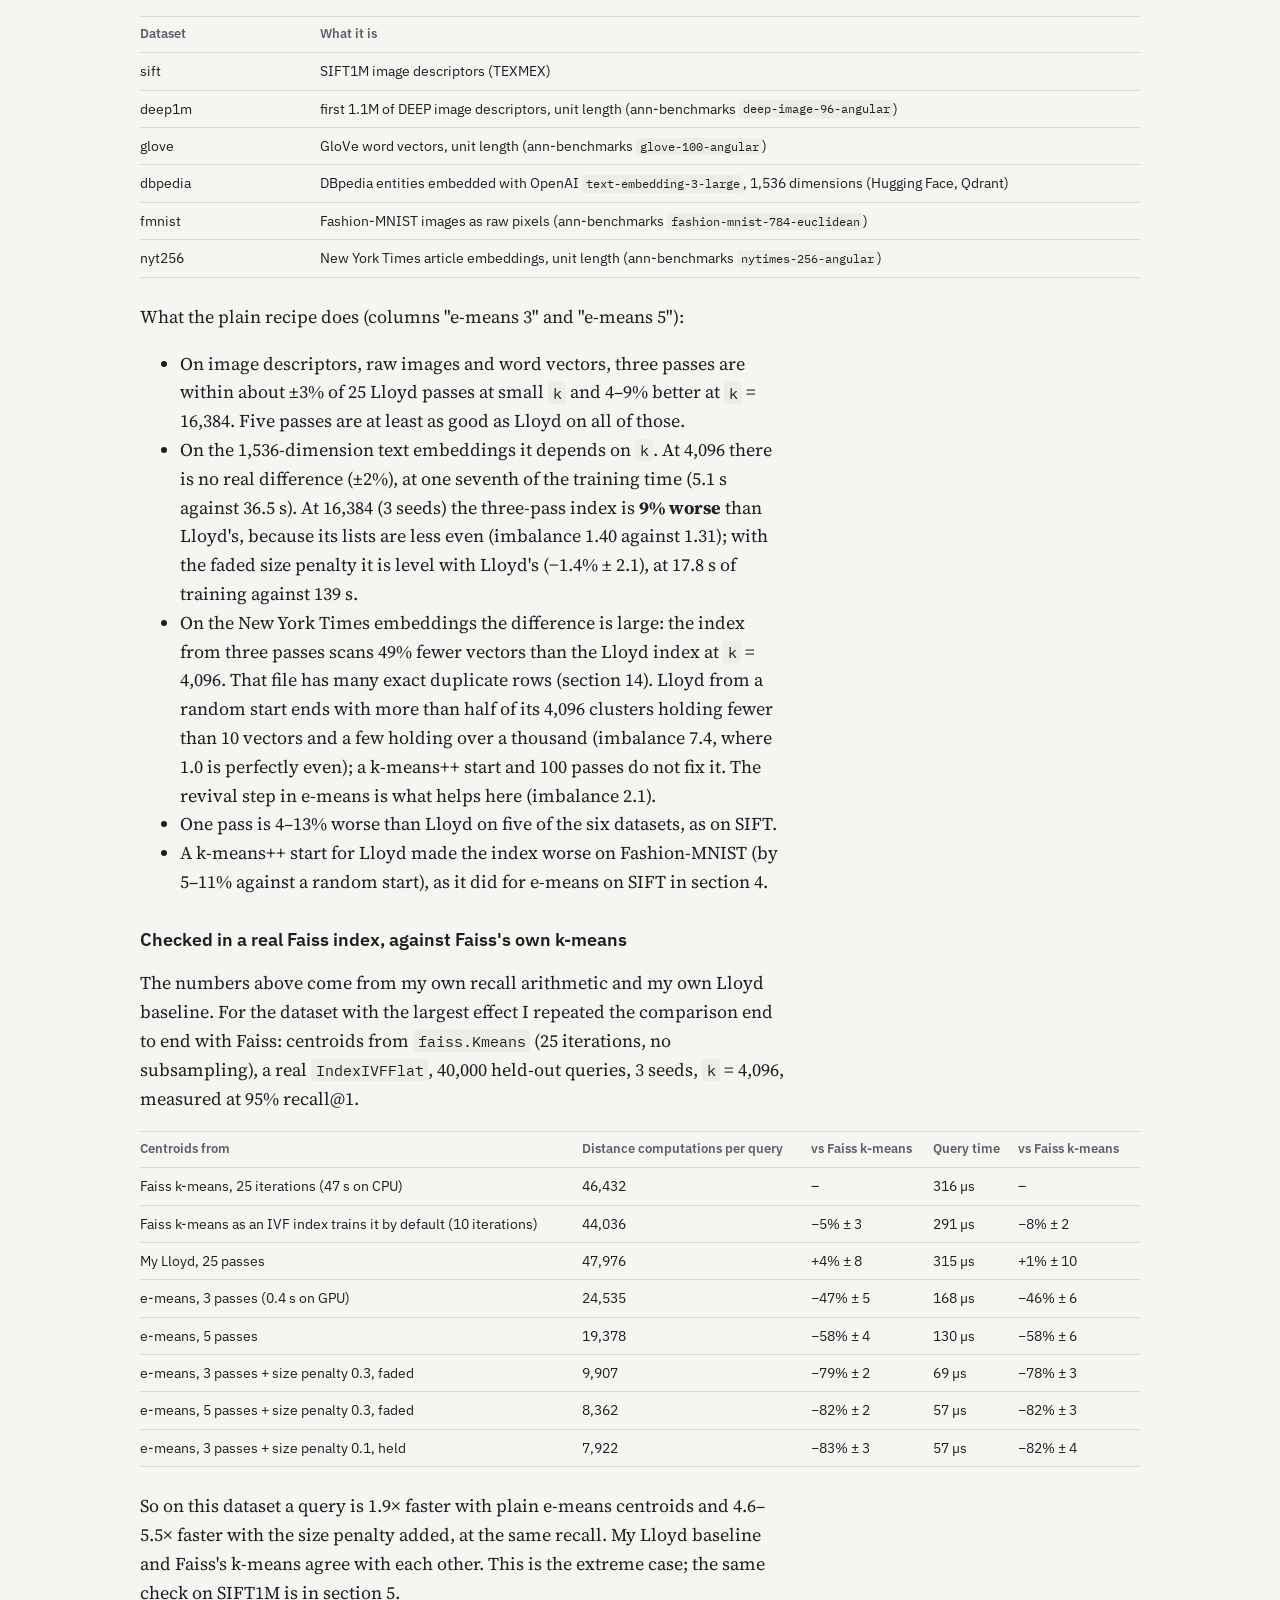
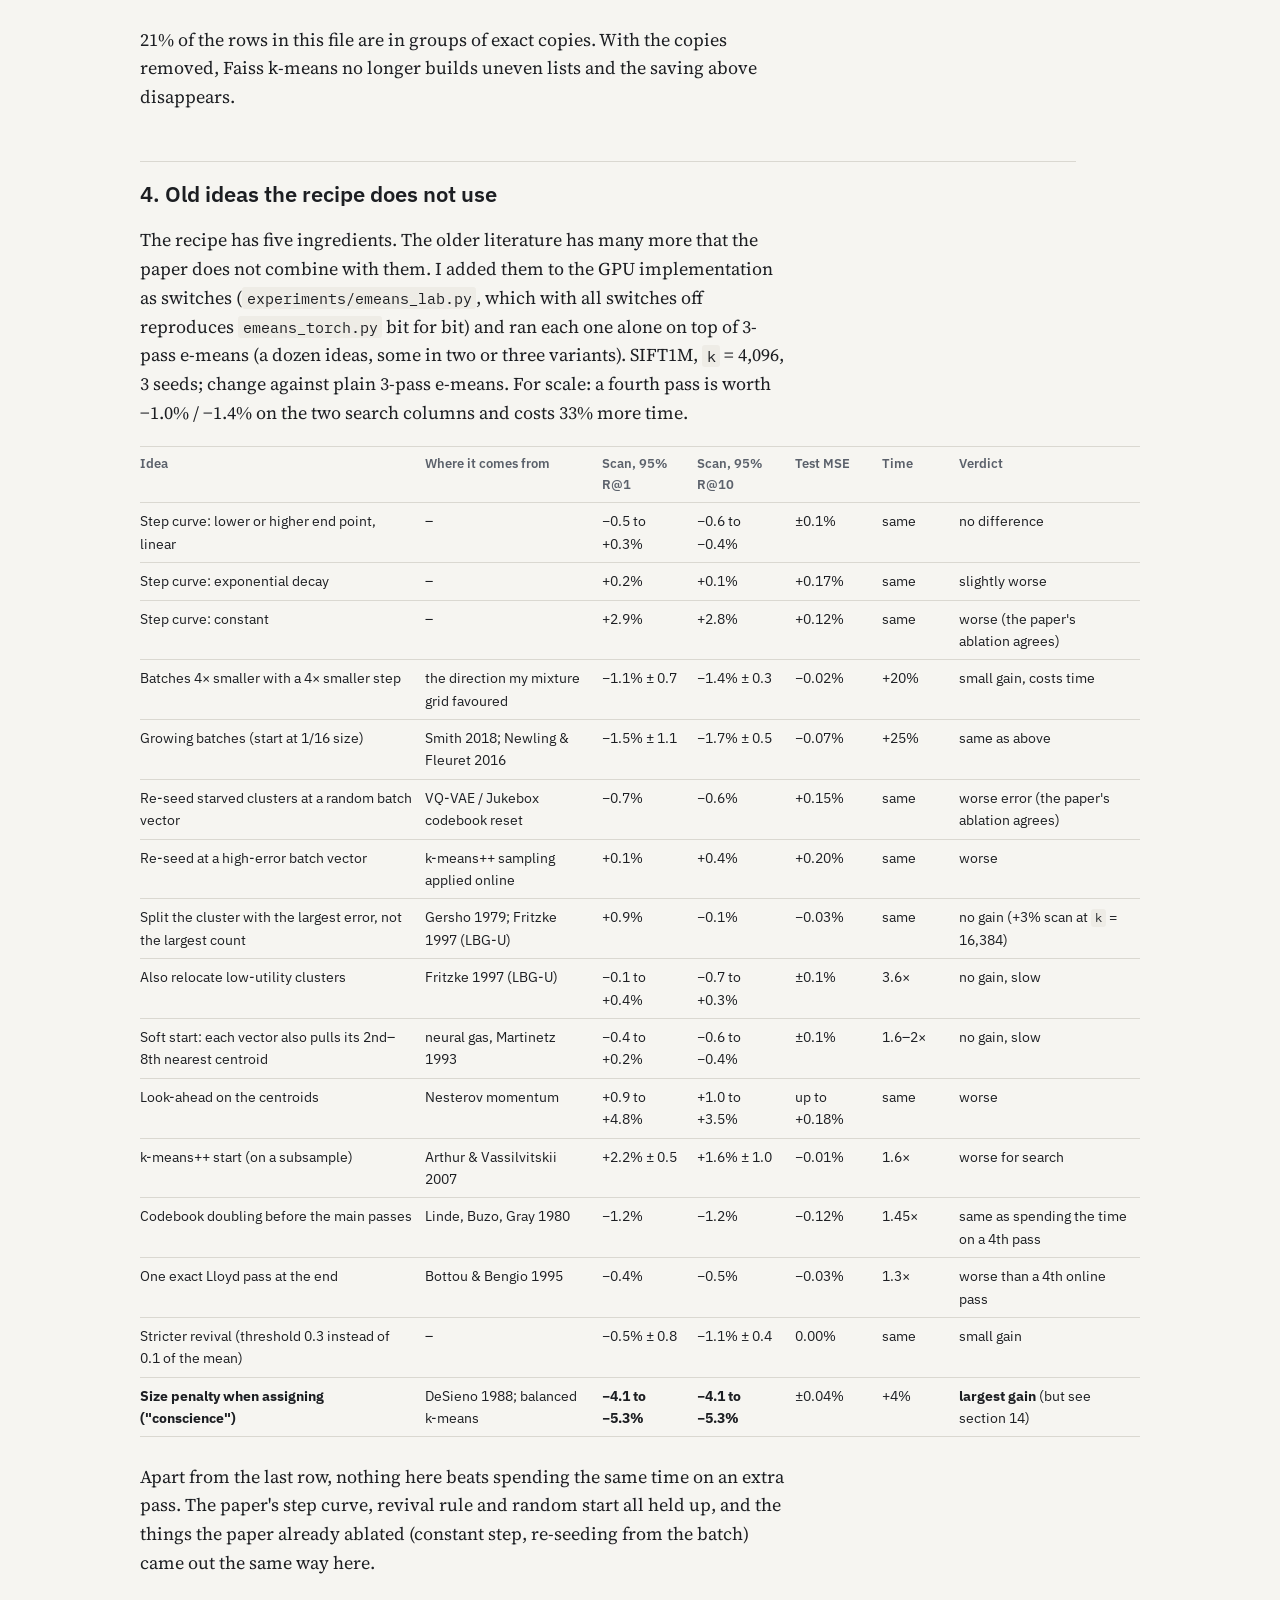
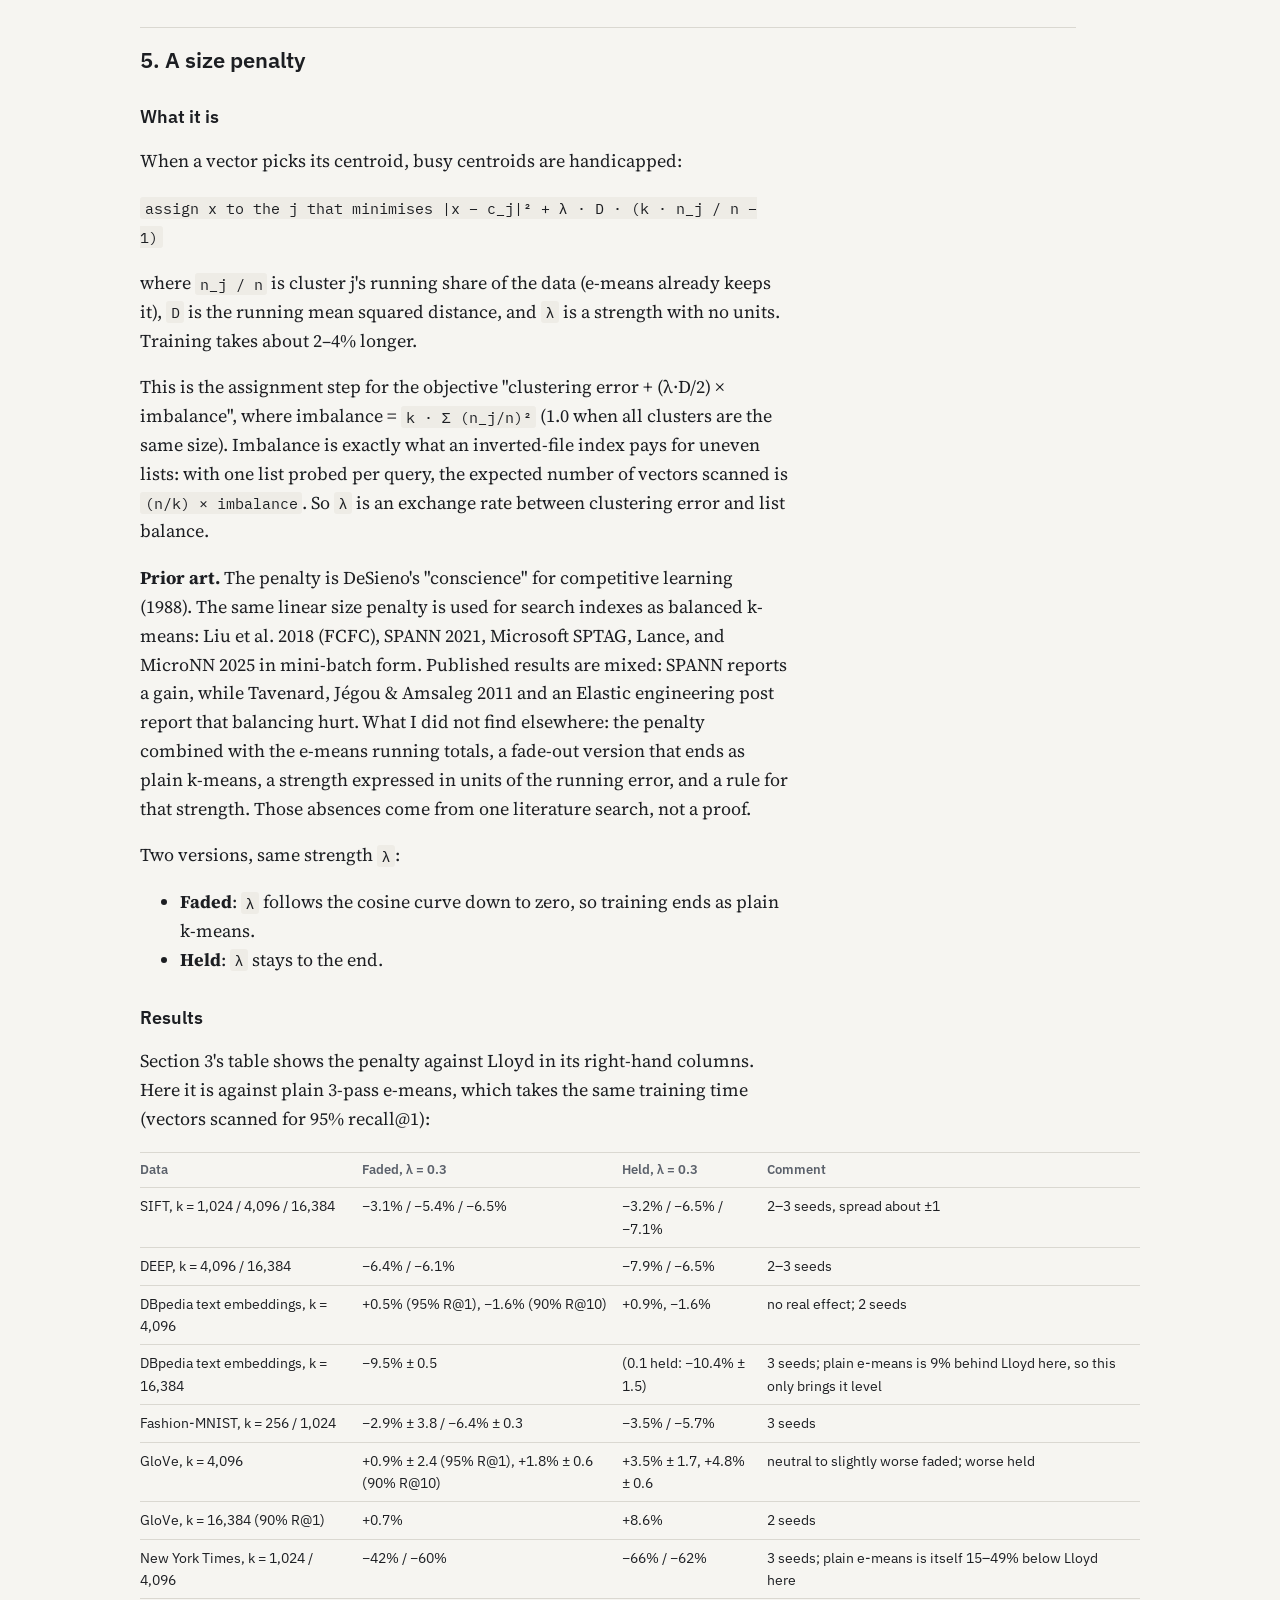
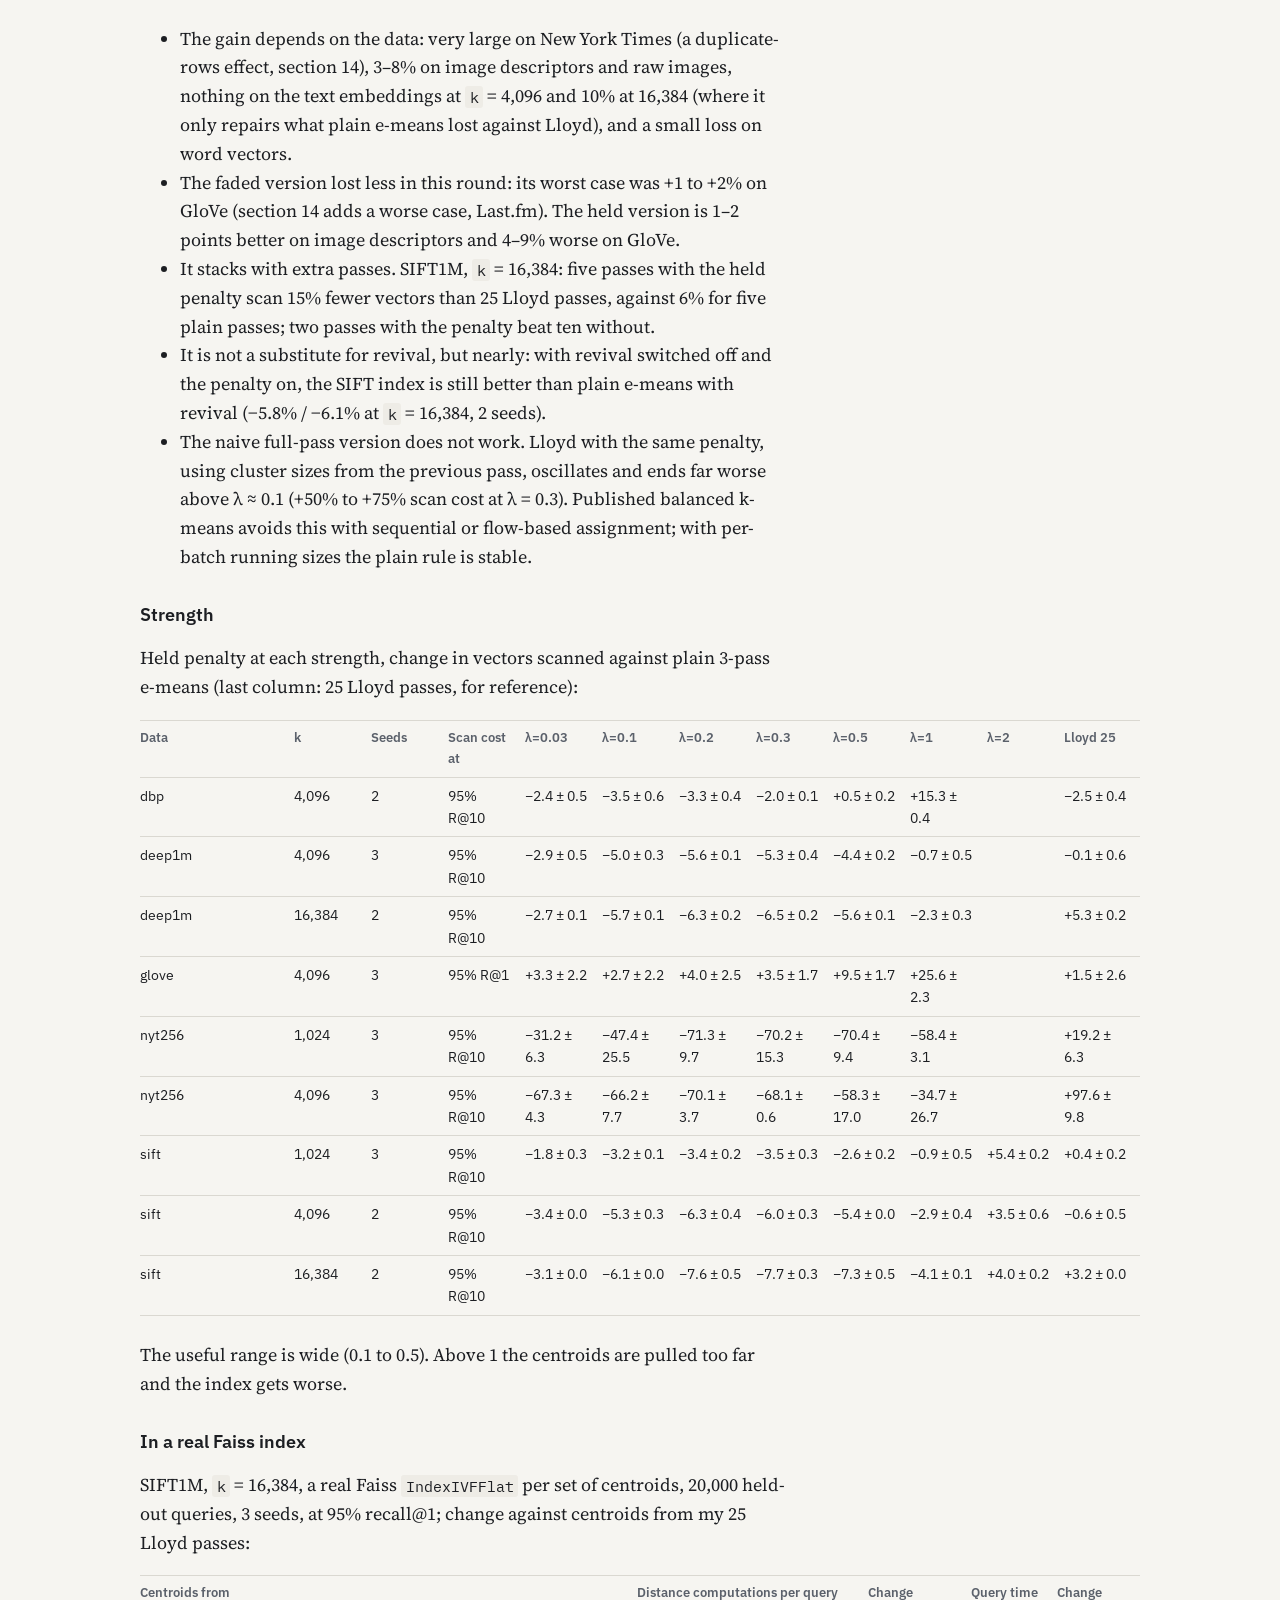
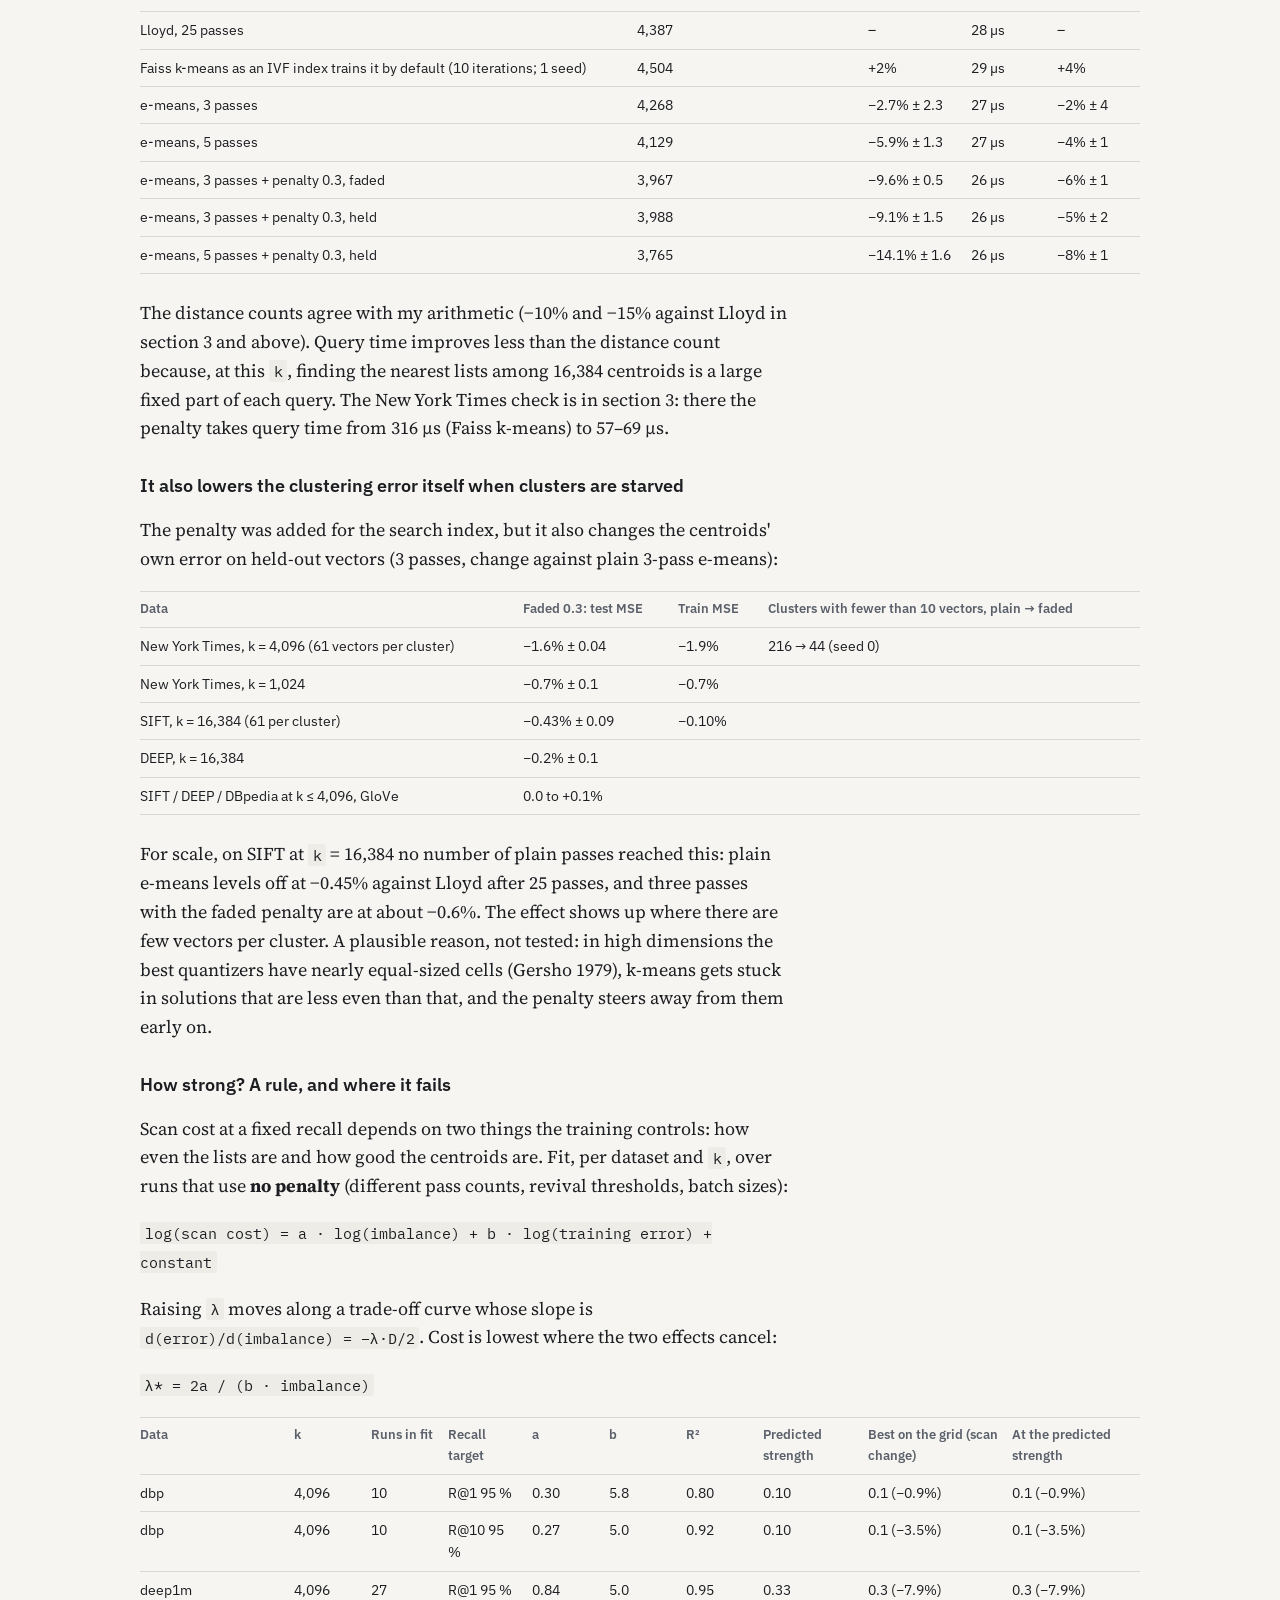
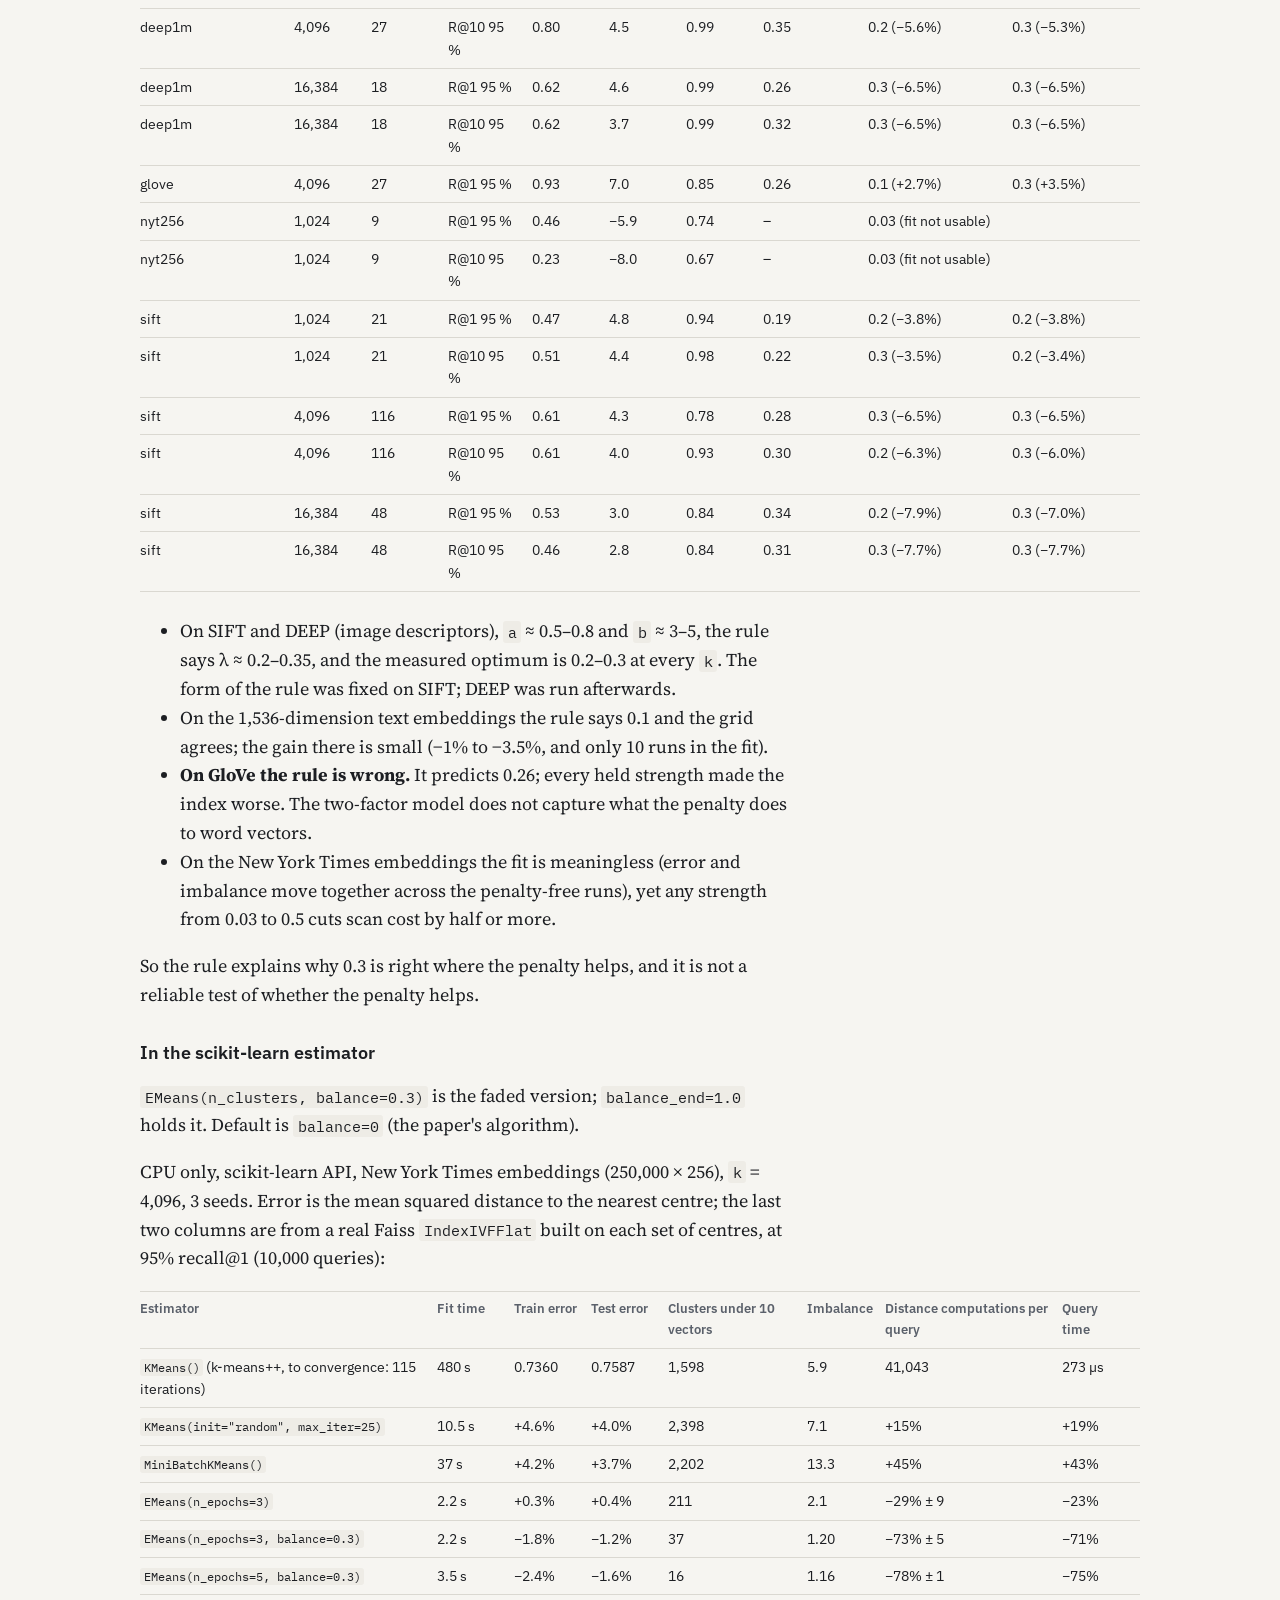
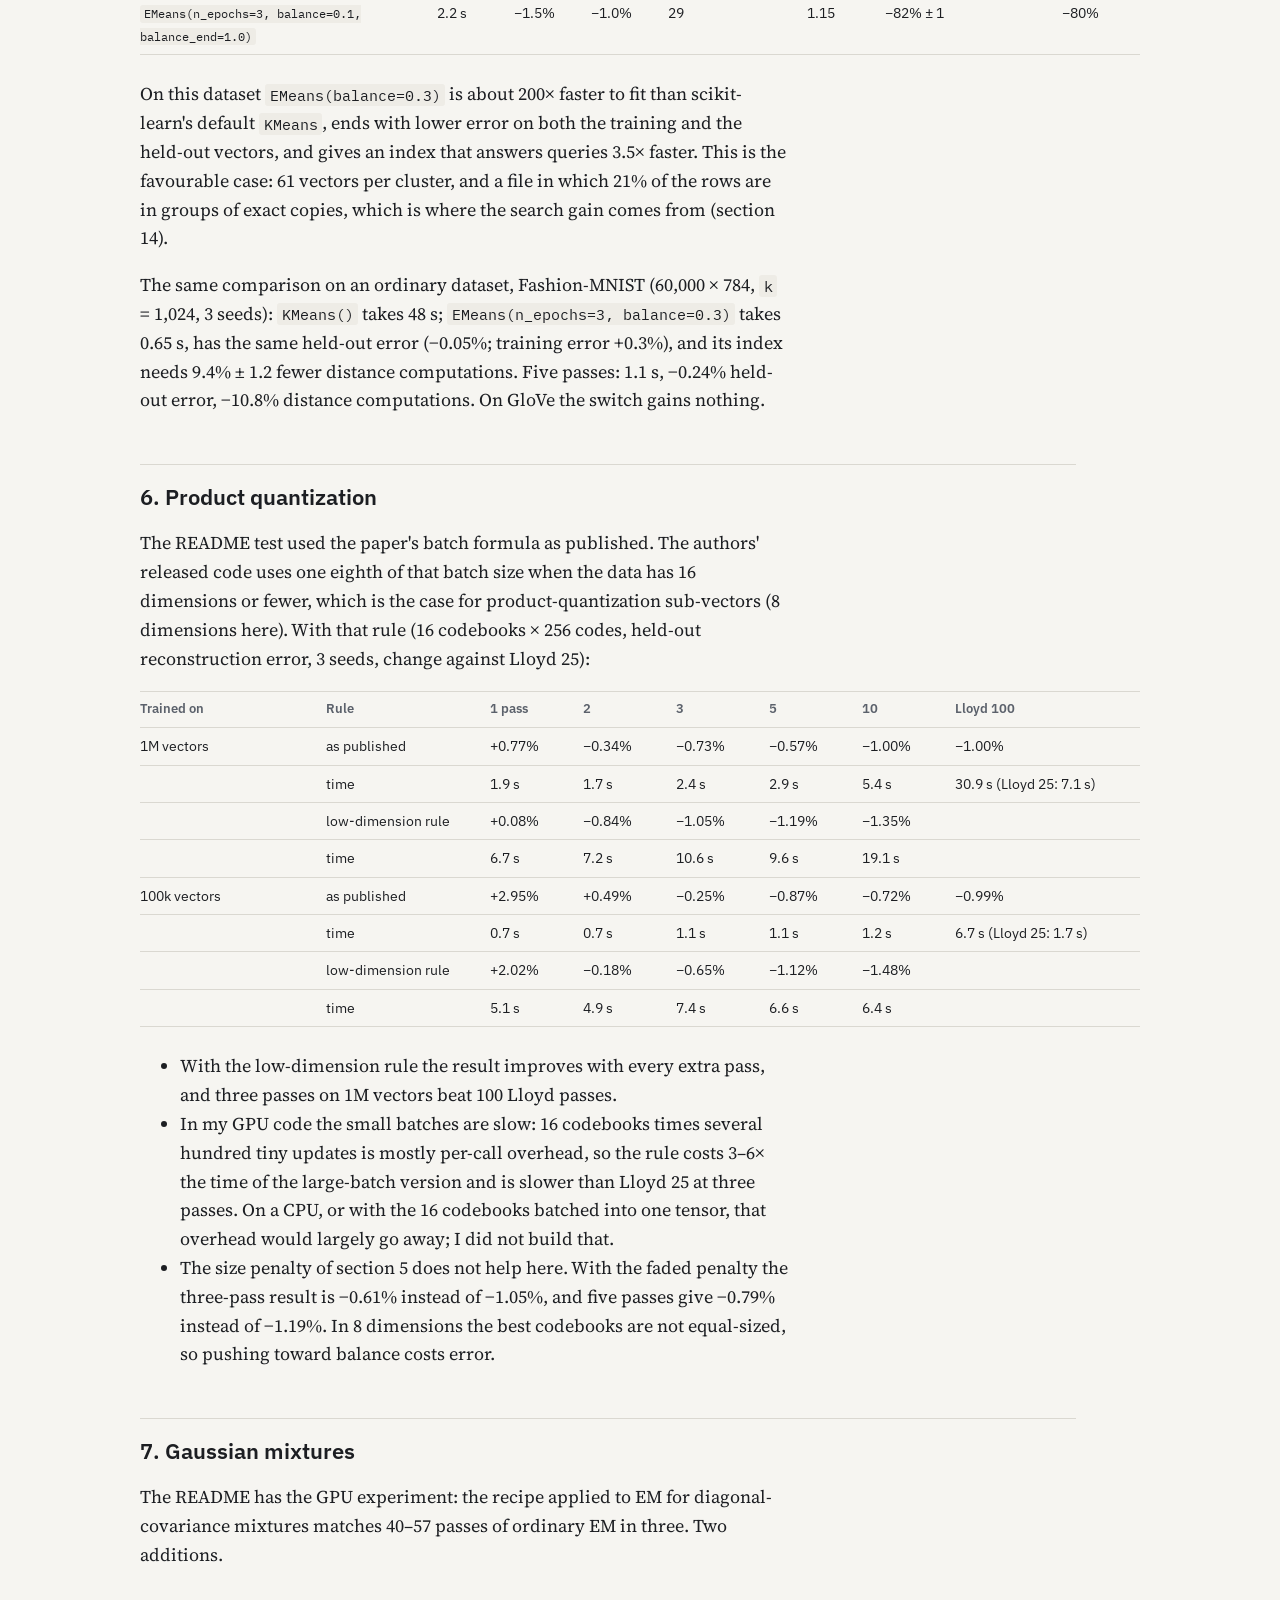
<file: docs/extensions.html>
<!doctype html>
<html lang="en">
<head>
<meta charset="utf-8">
<meta name="viewport" content="width=device-width, initial-scale=1">
<title>e-means: follow-up experiments</title>
<meta name="description" content="Follow-up experiments on the e-means recipe, and a recheck against the authors&#x27; code.">
<link rel="preconnect" href="https://fonts.googleapis.com"><link rel="preconnect" href="https://fonts.gstatic.com" crossorigin><link rel="stylesheet" href="https://fonts.googleapis.com/css2?family=IBM+Plex+Mono:wght@400;500&family=IBM+Plex+Sans:wght@400;500;600&family=Source+Serif+4:ital,opsz,wght@0,8..60,400;0,8..60,600;1,8..60,400&display=swap">
<link rel="stylesheet" href="style.css">
</head>
<body>
<header class="site"><div class="wrap"><a class="name" href="index.html">e-means-repro</a><nav><a href="index.html">Overview</a><a href="demo.html">k-means demo</a><a href="followups.html">Other algorithms</a><a href="reproduction.html">Reproduction</a><a href="extensions.html" aria-current=page>Full write-up</a><a href="https://github.com/Barneyjm/e-means-repro">Code</a></nav></div></header>
<main class="wrap doc">
<h1 id="beyond-the-paper">Beyond the paper</h1>
<p>Follow-up experiments on top of the reproduction in the README. None of this is from the e-means paper; the
ideas tested are old ones from the vector-quantization, neural-codebook and statistics literature, and prior
art is named where I found it. Everything ran on one Apple M2 Max (GPU through PyTorch, 12 CPU cores) on
2026-11-10/11. Raw logs and full tables are in <code>results/beyond/</code>; scripts are in <code>experiments/</code>.</p>
<p>Contents:</p>
<ol>
<li><a href="#1-summary">Summary</a></li>
<li><a href="#2-do-more-passes-keep-helping">Do more passes keep helping?</a></li>
<li><a href="#3-search-indexes-on-six-datasets">Search indexes on six datasets</a></li>
<li><a href="#4-old-ideas-the-recipe-does-not-use">Old ideas the recipe does not use</a></li>
<li><a href="#5-a-size-penalty">A size penalty</a></li>
<li><a href="#6-product-quantization">Product quantization</a></li>
<li><a href="#7-gaussian-mixtures">Gaussian mixtures</a></li>
<li><a href="#8-topic-models-lda-and-nmf">Topic models (LDA) and NMF</a></li>
<li><a href="#9-hidden-markov-models">Hidden Markov models</a></li>
<li><a href="#10-recommender-factorization-als">Recommender factorization (ALS)</a></li>
<li><a href="#11-pagerank">PageRank</a></li>
<li><a href="#12-my-implementation-against-the-authors-code">My implementation against the authors' code</a></li>
<li><a href="#13-caveats">Caveats</a></li>
<li><a href="#14-recheck-with-the-authors-code-and-what-it-changed">Recheck with the authors' code, and what it changed</a></li>
</ol>
<h2 id="1-summary">1. Summary</h2>
<p>Two questions. Does the recipe (update per batch, forgetting running totals, a big-then-small step curve, timed
repair, a final clean-up, settings from formulas) carry over to other classic algorithms? And are there old
ideas the recipe leaves out that would add to it?</p>
<p><strong>Where the recipe carried over</strong></p>
<div class="table-wrap"><table>
<thead>
<tr>
<th>Algorithm</th>
<th>Result</th>
<th>Verdict</th>
</tr>
</thead>
<tbody>
<tr>
<td>k-means for search indexes (6 datasets)</td>
<td>3 passes ≈ 25 Lloyd passes at small <code>k</code>, 4–9% less scanning at <code>k</code> = 16,384; 49% less on New York Times embeddings, where 21% of the rows are exact copies (section 14). One case (text embeddings, <code>k</code> = 16,384) where it is 9% worse.</td>
<td>works, with one exception</td>
</tr>
<tr>
<td>Product quantization</td>
<td>3 passes beat 100 Lloyd passes once the authors' low-dimension batch rule is used</td>
<td>works</td>
</tr>
<tr>
<td>Gaussian mixtures</td>
<td>CPU estimator: 250× faster than scikit-learn at 1M rows for the same score; needs k-means++ seeds on well-separated clusters</td>
<td>works</td>
</tr>
<tr>
<td>NMF</td>
<td>3 passes ≈ 34–79 full passes; within 0.1% of scikit-learn's <code>NMF</code> in 4% of the time</td>
<td>works</td>
</tr>
<tr>
<td>Hidden Markov models</td>
<td>1 pass ≈ 40–80 Baum-Welch passes, but only when the formulas are fed the number of symbols; the step curve, revival and clean-up add nothing</td>
<td>works after re-mapping</td>
</tr>
<tr>
<td>Recommender ALS</td>
<td>nothing with the formulas; with a hand-picked batch and step, 5× less time to the same error, and the gain is partly regularization</td>
<td>partly</td>
</tr>
<tr>
<td>Topic models (LDA)</td>
<td>the published step is 4–8× too large; tuned, it ties the 2010 online rule</td>
<td>no real gain</td>
</tr>
<tr>
<td>PageRank</td>
<td>only "use fresh values" applies, which is Gauss-Seidel</td>
<td>does not apply</td>
</tr>
</tbody>
</table></div>
<p>The pattern: the recipe pays where the full-pass method needs many passes and gets stuck (k-means, mixtures,
hidden Markov models, NMF). It pays little where the full-pass method already converges in ten passes (LDA,
ALS) or where there is no noise to average (PageRank). The fitted formulas are specific to k-means: outside it,
the batch size and step had to be re-chosen in every case but NMF and mixtures.</p>
<p><strong>Old ideas added to the recipe</strong></p>
<ul>
<li>A dozen ideas tested on k-means. All but one did nothing, hurt, or gave no more than the same time spent on
  an extra pass (section 4). The paper's own choices held up.</li>
<li>The exception, a cluster-size penalty from 1988, helps search indexes on some data and hurts on other data.
  Rechecked with the authors' code in real Faiss indexes (section 14): roughly 3–10% fewer vectors scanned on
  SIFT, news and landmark embeddings at the larger <code>k</code>, nothing on question embeddings, and on Last.fm at
  <code>k</code> = 4,096 it gives back most of what plain e-means gains. On the New York Times dataset it saves 60–80%,
  but that comes from 146 groups of duplicate rows that are the nearest neighbour of 29% of the queries; with
  the copies removed there is no saving. It is in the estimator
  as <code>EMeans(balance=0.3)</code>, off by default; measure before using it.</li>
<li>A rule for the penalty's strength predicts the best value on three datasets, is wrong on one and cannot be
  fitted on another.</li>
<li>For mixtures, two annealing ideas made things worse. For hidden Markov models, growing the state count did.</li>
</ul>
<h2 id="2-do-more-passes-keep-helping">2. Do more passes keep helping?</h2>
<p>Not in a straight line. Each doubling of the passes buys less: big steps up to three passes, about two more
points from three to five, and about two more from five to twenty-five.
SIFT1M, <code>k</code> = 16,384, 100,000 held-out queries; change against 25 Lloyd passes (3 seeds; 2 for 15 and 25):</p>
<div class="table-wrap"><table>
<thead>
<tr>
<th>Passes</th>
<th>Train time</th>
<th>Vectors scanned for 95% recall@1</th>
<th>for 95% recall@10</th>
<th>Test MSE</th>
<th>Train MSE</th>
</tr>
</thead>
<tbody>
<tr>
<td>Lloyd 25</td>
<td>18.9 s</td>
<td>3,948</td>
<td>6,158</td>
<td>42,515</td>
<td>38,260</td>
</tr>
<tr>
<td>Lloyd 50 / 100 (1 seed)</td>
<td>37 s / 74 s</td>
<td>0.0% / +0.2%</td>
<td>−0.3% / −0.2%</td>
<td>−0.02%</td>
<td>−0.09%</td>
</tr>
<tr>
<td>1</td>
<td>0.9 s</td>
<td>+11.6% ± 0.7</td>
<td>+10.8% ± 0.4</td>
<td>+0.90%</td>
<td>+3.51%</td>
</tr>
<tr>
<td>2</td>
<td>1.7 s</td>
<td>−0.4% ± 0.2</td>
<td>−1.1% ± 0.1</td>
<td>−0.09%</td>
<td>+0.39%</td>
</tr>
<tr>
<td>3</td>
<td>2.4 s</td>
<td>−3.8% ± 0.1</td>
<td>−3.2% ± 0.2</td>
<td>−0.20%</td>
<td>−0.26%</td>
</tr>
<tr>
<td>4</td>
<td>3.2 s</td>
<td>−4.2% ± 0.6</td>
<td>−4.5% ± 0.3</td>
<td>−0.43%</td>
<td>−0.73%</td>
</tr>
<tr>
<td>5</td>
<td>4.0 s</td>
<td>−6.0% ± 0.4</td>
<td>−5.3% ± 0.3</td>
<td>−0.42%</td>
<td>−1.03%</td>
</tr>
<tr>
<td>6</td>
<td>4.4 s</td>
<td>−5.1% ± 0.3</td>
<td>−4.8% ± 0.4</td>
<td>−0.22%</td>
<td>−0.96%</td>
</tr>
<tr>
<td>8</td>
<td>5.8 s</td>
<td>−6.3% ± 0.7</td>
<td>−6.1% ± 0.2</td>
<td>−0.32%</td>
<td>−1.30%</td>
</tr>
<tr>
<td>10</td>
<td>7.3 s</td>
<td>−6.3% ± 0.6</td>
<td>−6.8% ± 0.5</td>
<td>−0.32%</td>
<td>−1.51%</td>
</tr>
<tr>
<td>15</td>
<td>9.3 s</td>
<td>−7.5% ± 0.8</td>
<td>−6.7% ± 0.2</td>
<td>−0.43%</td>
<td>−1.45%</td>
</tr>
<tr>
<td>25</td>
<td>15.7 s</td>
<td>−8.2% ± 0.5</td>
<td>−8.6% ± 0.1</td>
<td>−0.45%</td>
<td>−1.89%</td>
</tr>
</tbody>
</table></div>
<ul>
<li>Held-out error stops improving at four passes (about −0.4%). Training error keeps falling, and search cost
  follows the training error, because the database vectors of an index <em>are</em> the training vectors.</li>
<li>The curve is bumpy because the published formula doubles the batch size at 3, 6 and 15 passes; the first
  pass count on a larger batch (6, 15) is no better than the one before it.</li>
<li>More Lloyd passes do nothing: 50 and 100 passes are within 0.2% of 25. Lloyd has converged to a worse
  solution, and e-means is past it from three passes on.</li>
<li>Twenty-five e-means passes cost less time than 25 Lloyd passes (15.7 s against 18.9 s) and give an index
  that scans 8% less.</li>
<li>At <code>k</code> = 4,096 (one seed) the curve flattens sooner: every count from 5 to 25 passes is 1–3% below Lloyd 25,
  and so are 50 and 100 Lloyd passes. On GloVe at <code>k</code> = 4,096 (5 seeds) it keeps going: −1.4% ± 2.2 at three
  passes, −3.1% at five, −5.8% ± 2.2 at ten.</li>
</ul>
<p>At 15 and 25 passes the formula caps the step at 1. Clusters a batch does not touch are then left as they
are, as in the authors' code (section 12).</p>
<h2 id="3-search-indexes-on-six-datasets">3. Search indexes on six datasets</h2>
<p>The README measured search-index quality on SIFT1M only. Here are five more public datasets, including modern
text embeddings. Method as before: every database vector is filed under its nearest centroid, a query scans
the nearest lists, and the measure is how many vectors must be scanned to reach a recall target. Queries are
held-out vectors with exact neighbours recomputed (10,000–100,000 per dataset). Change is against centroids
from 25 Lloyd passes, paired by seed. The last three columns add the size penalty of section 5.</p>
<div class="table-wrap"><table>
<thead>
<tr>
<th>Data</th>
<th>Dim.</th>
<th>Vectors</th>
<th>k</th>
<th>Seeds</th>
<th>Recall target</th>
<th>Lloyd 25: vectors scanned</th>
<th>e-means 3</th>
<th>e-means 5</th>
<th>3 passes + penalty 0.3, faded</th>
<th>+ penalty 0.1, held</th>
<th>+ penalty 0.3, held</th>
<th>List imbalance: Lloyd / e-means 3 / faded</th>
</tr>
</thead>
<tbody>
<tr>
<td>dbpedia</td>
<td>1536</td>
<td>950,000</td>
<td>4,096</td>
<td>2</td>
<td>95 % R@1</td>
<td>18,070</td>
<td>−0.8% ± 0.0</td>
<td>−1.6%</td>
<td>−0.3% ± 0.3</td>
<td>−1.8% ± 0.4</td>
<td>+0.1% ± 0.0</td>
<td>1.22 / 1.28 / 1.07</td>
</tr>
<tr>
<td>dbpedia</td>
<td>1536</td>
<td>950,000</td>
<td>16,384</td>
<td>3</td>
<td>95 % R@1</td>
<td>9,059</td>
<td>+8.9% ± 2.8</td>
<td></td>
<td>−1.4% ± 2.1</td>
<td>−2.4% ± 1.9</td>
<td></td>
<td>1.31 / 1.40 / 1.08</td>
</tr>
<tr>
<td>deep1m</td>
<td>96</td>
<td>1,000,000</td>
<td>4,096</td>
<td>3</td>
<td>95 % R@1</td>
<td>6,335</td>
<td>+2.0% ± 0.8</td>
<td>−1.4% ± 0.5</td>
<td>−4.5% ± 1.2</td>
<td>−5.1% ± 1.0</td>
<td>−6.1% ± 1.0</td>
<td>1.12 / 1.14 / 1.04</td>
</tr>
<tr>
<td>deep1m</td>
<td>96</td>
<td>1,000,000</td>
<td>16,384</td>
<td>2</td>
<td>95 % R@1</td>
<td>3,258</td>
<td>−5.3% ± 1.1</td>
<td>−8.0% ± 0.4</td>
<td>−11.1% ± 0.7</td>
<td>−11.3% ± 0.1</td>
<td>−11.5% ± 0.3</td>
<td>1.23 / 1.19 / 1.06</td>
</tr>
<tr>
<td>fmnist</td>
<td>784</td>
<td>60,000</td>
<td>256</td>
<td>3</td>
<td>95 % R@1</td>
<td>926</td>
<td>−2.2% ± 1.7</td>
<td>−2.5% ± 2.5</td>
<td>−5.1% ± 2.1</td>
<td>−4.7% ± 2.5</td>
<td>−5.6% ± 0.8</td>
<td>1.16 / 1.16 / 1.07</td>
</tr>
<tr>
<td>fmnist</td>
<td>784</td>
<td>60,000</td>
<td>1,024</td>
<td>3</td>
<td>95 % R@1</td>
<td>403</td>
<td>−2.9% ± 1.1</td>
<td>−5.2% ± 3.5</td>
<td>−9.0% ± 0.8</td>
<td>−7.1% ± 1.9</td>
<td>−8.4% ± 1.8</td>
<td>1.27 / 1.20 / 1.07</td>
</tr>
<tr>
<td>glove</td>
<td>100</td>
<td>1,083,514</td>
<td>4,096</td>
<td>3</td>
<td>95 % R@1</td>
<td>48,848</td>
<td>−1.4% ± 2.4</td>
<td>−2.5% ± 2.1</td>
<td>−0.6% ± 1.1</td>
<td>+1.2% ± 1.4</td>
<td>+2.0% ± 1.6</td>
<td>1.15 / 1.15 / 1.04</td>
</tr>
<tr>
<td>glove</td>
<td>100</td>
<td>1,083,514</td>
<td>16,384</td>
<td>2</td>
<td>90 % R@1</td>
<td>11,019</td>
<td>−8.5% ± 0.1</td>
<td></td>
<td>−7.9% ± 0.2</td>
<td>−6.3% ± 0.2</td>
<td>−0.7% ± 0.6</td>
<td>1.33 / 1.26 / 1.05</td>
</tr>
<tr>
<td>nyt256</td>
<td>256</td>
<td>250,000</td>
<td>1,024</td>
<td>3</td>
<td>95 % R@1</td>
<td>70,054</td>
<td>−15.4% ± 5.0</td>
<td>−21.0% ± 3.4</td>
<td>−51.3% ± 3.6</td>
<td>−54.0% ± 22.6</td>
<td>−71.8% ± 10.7</td>
<td>5.19 / 1.82 / 1.26</td>
</tr>
<tr>
<td>nyt256</td>
<td>256</td>
<td>250,000</td>
<td>4,096</td>
<td>3</td>
<td>95 % R@1</td>
<td>47,541</td>
<td>−49.0% ± 1.2</td>
<td>−59.8% ± 3.3</td>
<td>−79.6% ± 1.1</td>
<td>−83.6% ± 2.3</td>
<td>−80.4% ± 1.5</td>
<td>7.36 / 2.08 / 1.20</td>
</tr>
<tr>
<td>sift</td>
<td>128</td>
<td>1,000,000</td>
<td>1,024</td>
<td>3</td>
<td>95 % R@1</td>
<td>14,871</td>
<td>−0.6% ± 0.9</td>
<td>−1.2% ± 0.8</td>
<td>−3.7% ± 0.7</td>
<td>−3.5% ± 1.3</td>
<td>−3.8% ± 0.8</td>
<td>1.08 / 1.09 / 1.03</td>
</tr>
<tr>
<td>sift</td>
<td>128</td>
<td>1,000,000</td>
<td>4,096</td>
<td>2</td>
<td>95 % R@1</td>
<td>7,680</td>
<td>+1.0% ± 0.5</td>
<td>−1.5% ± 0.5</td>
<td>−4.1% ± 0.1</td>
<td>−4.3% ± 0.1</td>
<td>−5.3% ± 0.7</td>
<td>1.12 / 1.14 / 1.04</td>
</tr>
<tr>
<td>sift</td>
<td>128</td>
<td>1,000,000</td>
<td>16,384</td>
<td>3</td>
<td>95 % R@1</td>
<td>3,948</td>
<td>−3.7% ± 0.1</td>
<td>−6.0% ± 0.4</td>
<td>−10.0% ± 0.9</td>
<td>−9.6% ± 0.2</td>
<td>−10.6% ± 0.8</td>
<td>1.22 / 1.19 / 1.06</td>
</tr>
</tbody>
</table></div>
<div class="table-wrap"><table>
<thead>
<tr>
<th>Dataset</th>
<th>What it is</th>
</tr>
</thead>
<tbody>
<tr>
<td>sift</td>
<td>SIFT1M image descriptors (TEXMEX)</td>
</tr>
<tr>
<td>deep1m</td>
<td>first 1.1M of DEEP image descriptors, unit length (ann-benchmarks <code>deep-image-96-angular</code>)</td>
</tr>
<tr>
<td>glove</td>
<td>GloVe word vectors, unit length (ann-benchmarks <code>glove-100-angular</code>)</td>
</tr>
<tr>
<td>dbpedia</td>
<td>DBpedia entities embedded with OpenAI <code>text-embedding-3-large</code>, 1,536 dimensions (Hugging Face, Qdrant)</td>
</tr>
<tr>
<td>fmnist</td>
<td>Fashion-MNIST images as raw pixels (ann-benchmarks <code>fashion-mnist-784-euclidean</code>)</td>
</tr>
<tr>
<td>nyt256</td>
<td>New York Times article embeddings, unit length (ann-benchmarks <code>nytimes-256-angular</code>)</td>
</tr>
</tbody>
</table></div>
<p>What the plain recipe does (columns "e-means 3" and "e-means 5"):</p>
<ul>
<li>On image descriptors, raw images and word vectors, three passes are within about ±3% of 25 Lloyd passes at
  small <code>k</code> and 4–9% better at <code>k</code> = 16,384. Five passes are at least as good as Lloyd on all of those.</li>
<li>On the 1,536-dimension text embeddings it depends on <code>k</code>. At 4,096 there is no real difference (±2%), at one
  seventh of the training time (5.1 s against 36.5 s). At 16,384 (3 seeds) the three-pass index is <strong>9% worse</strong>
  than Lloyd's, because its lists are less even (imbalance 1.40 against 1.31); with the faded size penalty it is
  level with Lloyd's (−1.4% ± 2.1), at 17.8 s of training against 139 s.</li>
<li>On the New York Times embeddings the difference is large: the index from three passes scans 49% fewer
  vectors than the Lloyd index at <code>k</code> = 4,096. That file has many exact duplicate rows (section 14). Lloyd from a random start ends
  with more than half of its 4,096 clusters holding fewer than 10 vectors and a few holding over a thousand
  (imbalance 7.4, where 1.0 is perfectly even); a k-means++ start and 100 passes do not fix it. The revival
  step in e-means is what helps here (imbalance 2.1).</li>
<li>One pass is 4–13% worse than Lloyd on five of the six datasets, as on SIFT.</li>
<li>A k-means++ start for Lloyd made the index worse on Fashion-MNIST (by 5–11% against a random start), as it
  did for e-means on SIFT in section 4.</li>
</ul>
<h3 id="checked-in-a-real-faiss-index-against-faisss-own-k-means">Checked in a real Faiss index, against Faiss's own k-means</h3>
<p>The numbers above come from my own recall arithmetic and my own Lloyd baseline. For the dataset with the
largest effect I repeated the comparison end to end with Faiss: centroids from <code>faiss.Kmeans</code> (25 iterations,
no subsampling), a real <code>IndexIVFFlat</code>, 40,000 held-out queries, 3 seeds, <code>k</code> = 4,096, measured at 95% recall@1.</p>
<div class="table-wrap"><table>
<thead>
<tr>
<th>Centroids from</th>
<th>Distance computations per query</th>
<th>vs Faiss k-means</th>
<th>Query time</th>
<th>vs Faiss k-means</th>
</tr>
</thead>
<tbody>
<tr>
<td>Faiss k-means, 25 iterations (47 s on CPU)</td>
<td>46,432</td>
<td>–</td>
<td>316 µs</td>
<td>–</td>
</tr>
<tr>
<td>Faiss k-means as an IVF index trains it by default (10 iterations)</td>
<td>44,036</td>
<td>−5% ± 3</td>
<td>291 µs</td>
<td>−8% ± 2</td>
</tr>
<tr>
<td>My Lloyd, 25 passes</td>
<td>47,976</td>
<td>+4% ± 8</td>
<td>315 µs</td>
<td>+1% ± 10</td>
</tr>
<tr>
<td>e-means, 3 passes (0.4 s on GPU)</td>
<td>24,535</td>
<td>−47% ± 5</td>
<td>168 µs</td>
<td>−46% ± 6</td>
</tr>
<tr>
<td>e-means, 5 passes</td>
<td>19,378</td>
<td>−58% ± 4</td>
<td>130 µs</td>
<td>−58% ± 6</td>
</tr>
<tr>
<td>e-means, 3 passes + size penalty 0.3, faded</td>
<td>9,907</td>
<td>−79% ± 2</td>
<td>69 µs</td>
<td>−78% ± 3</td>
</tr>
<tr>
<td>e-means, 5 passes + size penalty 0.3, faded</td>
<td>8,362</td>
<td>−82% ± 2</td>
<td>57 µs</td>
<td>−82% ± 3</td>
</tr>
<tr>
<td>e-means, 3 passes + size penalty 0.1, held</td>
<td>7,922</td>
<td>−83% ± 3</td>
<td>57 µs</td>
<td>−82% ± 4</td>
</tr>
</tbody>
</table></div>
<p>So on this dataset a query is 1.9× faster with plain e-means centroids and 4.6–5.5× faster with the size
penalty added, at the same recall. My Lloyd baseline and Faiss's k-means
agree with each other. This is the extreme case; the same check on SIFT1M is in section 5.</p>
<p>21% of the rows in this file are in groups of exact copies. With the copies
removed, Faiss k-means no longer builds uneven lists and the saving above disappears.</p>
<h2 id="4-old-ideas-the-recipe-does-not-use">4. Old ideas the recipe does not use</h2>
<p>The recipe has five ingredients. The older literature has many more that the paper does not combine with them.
I added them to the GPU implementation as switches (<code>experiments/emeans_lab.py</code>, which with all switches off
reproduces <code>emeans_torch.py</code> bit for bit) and ran each one alone on top of 3-pass e-means (a dozen ideas, some in two or three variants). SIFT1M,
<code>k</code> = 4,096, 3 seeds; change against plain 3-pass e-means. For scale: a fourth pass is worth −1.0% / −1.4%
on the two search columns and costs 33% more time.</p>
<div class="table-wrap"><table>
<thead>
<tr>
<th>Idea</th>
<th>Where it comes from</th>
<th>Scan, 95% R@1</th>
<th>Scan, 95% R@10</th>
<th>Test MSE</th>
<th>Time</th>
<th>Verdict</th>
</tr>
</thead>
<tbody>
<tr>
<td>Step curve: lower or higher end point, linear</td>
<td>–</td>
<td>−0.5 to +0.3%</td>
<td>−0.6 to −0.4%</td>
<td>±0.1%</td>
<td>same</td>
<td>no difference</td>
</tr>
<tr>
<td>Step curve: exponential decay</td>
<td>–</td>
<td>+0.2%</td>
<td>+0.1%</td>
<td>+0.17%</td>
<td>same</td>
<td>slightly worse</td>
</tr>
<tr>
<td>Step curve: constant</td>
<td>–</td>
<td>+2.9%</td>
<td>+2.8%</td>
<td>+0.12%</td>
<td>same</td>
<td>worse (the paper's ablation agrees)</td>
</tr>
<tr>
<td>Batches 4× smaller with a 4× smaller step</td>
<td>the direction my mixture grid favoured</td>
<td>−1.1% ± 0.7</td>
<td>−1.4% ± 0.3</td>
<td>−0.02%</td>
<td>+20%</td>
<td>small gain, costs time</td>
</tr>
<tr>
<td>Growing batches (start at 1/16 size)</td>
<td>Smith 2018; Newling &amp; Fleuret 2016</td>
<td>−1.5% ± 1.1</td>
<td>−1.7% ± 0.5</td>
<td>−0.07%</td>
<td>+25%</td>
<td>same as above</td>
</tr>
<tr>
<td>Re-seed starved clusters at a random batch vector</td>
<td>VQ-VAE / Jukebox codebook reset</td>
<td>−0.7%</td>
<td>−0.6%</td>
<td>+0.15%</td>
<td>same</td>
<td>worse error (the paper's ablation agrees)</td>
</tr>
<tr>
<td>Re-seed at a high-error batch vector</td>
<td>k-means++ sampling applied online</td>
<td>+0.1%</td>
<td>+0.4%</td>
<td>+0.20%</td>
<td>same</td>
<td>worse</td>
</tr>
<tr>
<td>Split the cluster with the largest error, not the largest count</td>
<td>Gersho 1979; Fritzke 1997 (LBG-U)</td>
<td>+0.9%</td>
<td>−0.1%</td>
<td>−0.03%</td>
<td>same</td>
<td>no gain (+3% scan at <code>k</code> = 16,384)</td>
</tr>
<tr>
<td>Also relocate low-utility clusters</td>
<td>Fritzke 1997 (LBG-U)</td>
<td>−0.1 to +0.4%</td>
<td>−0.7 to +0.3%</td>
<td>±0.1%</td>
<td>3.6×</td>
<td>no gain, slow</td>
</tr>
<tr>
<td>Soft start: each vector also pulls its 2nd–8th nearest centroid</td>
<td>neural gas, Martinetz 1993</td>
<td>−0.4 to +0.2%</td>
<td>−0.6 to −0.4%</td>
<td>±0.1%</td>
<td>1.6–2×</td>
<td>no gain, slow</td>
</tr>
<tr>
<td>Look-ahead on the centroids</td>
<td>Nesterov momentum</td>
<td>+0.9 to +4.8%</td>
<td>+1.0 to +3.5%</td>
<td>up to +0.18%</td>
<td>same</td>
<td>worse</td>
</tr>
<tr>
<td>k-means++ start (on a subsample)</td>
<td>Arthur &amp; Vassilvitskii 2007</td>
<td>+2.2% ± 0.5</td>
<td>+1.6% ± 1.0</td>
<td>−0.01%</td>
<td>1.6×</td>
<td>worse for search</td>
</tr>
<tr>
<td>Codebook doubling before the main passes</td>
<td>Linde, Buzo, Gray 1980</td>
<td>−1.2%</td>
<td>−1.2%</td>
<td>−0.12%</td>
<td>1.45×</td>
<td>same as spending the time on a 4th pass</td>
</tr>
<tr>
<td>One exact Lloyd pass at the end</td>
<td>Bottou &amp; Bengio 1995</td>
<td>−0.4%</td>
<td>−0.5%</td>
<td>−0.03%</td>
<td>1.3×</td>
<td>worse than a 4th online pass</td>
</tr>
<tr>
<td>Stricter revival (threshold 0.3 instead of 0.1 of the mean)</td>
<td>–</td>
<td>−0.5% ± 0.8</td>
<td>−1.1% ± 0.4</td>
<td>0.00%</td>
<td>same</td>
<td>small gain</td>
</tr>
<tr>
<td><strong>Size penalty when assigning ("conscience")</strong></td>
<td>DeSieno 1988; balanced k-means</td>
<td><strong>−4.1 to −5.3%</strong></td>
<td><strong>−4.1 to −5.3%</strong></td>
<td>±0.04%</td>
<td>+4%</td>
<td><strong>largest gain</strong> (but see section 14)</td>
</tr>
</tbody>
</table></div>
<p>Apart from the last row, nothing here beats spending the same time on an extra pass. The paper's step curve,
revival rule and random start all held up, and the things the paper already ablated (constant step, re-seeding
from the batch) came out the same way here.</p>
<h2 id="5-a-size-penalty">5. A size penalty</h2>
<h3 id="what-it-is">What it is</h3>
<p>When a vector picks its centroid, busy centroids are handicapped:</p>
<p><code>assign x to the j that minimises  |x − c_j|² + λ · D · (k · n_j / n − 1)</code></p>
<p>where <code>n_j / n</code> is cluster j's running share of the data (e-means already keeps it), <code>D</code> is the running mean
squared distance, and <code>λ</code> is a strength with no units. Training takes about 2–4% longer.</p>
<p>This is the assignment step for the objective "clustering error + (λ·D/2) × imbalance", where
imbalance = <code>k · Σ (n_j/n)²</code> (1.0 when all clusters are the same size). Imbalance is exactly what an
inverted-file index pays for uneven lists: with one list probed per query, the expected number of vectors
scanned is <code>(n/k) × imbalance</code>. So <code>λ</code> is an exchange rate between clustering error and list balance.</p>
<p><strong>Prior art.</strong> The penalty is DeSieno's "conscience" for competitive learning (1988). The
same linear size penalty is used for search indexes as balanced k-means: Liu et al. 2018 (FCFC), SPANN 2021,
Microsoft SPTAG, Lance, and MicroNN 2025 in mini-batch form. Published results are mixed: SPANN reports a
gain, while Tavenard, Jégou &amp; Amsaleg 2011 and an Elastic engineering post report that balancing hurt. What
I did not find elsewhere: the penalty combined with the e-means running totals, a fade-out version that ends
as plain k-means, a strength expressed in units of the running error, and a rule for that strength. Those
absences come from one literature search, not a proof.</p>
<p>Two versions, same strength <code>λ</code>:</p>
<ul>
<li><strong>Faded</strong>: <code>λ</code> follows the cosine curve down to zero, so training ends as plain k-means.</li>
<li><strong>Held</strong>: <code>λ</code> stays to the end.</li>
</ul>
<h3 id="results">Results</h3>
<p>Section 3's table shows the penalty against Lloyd in its right-hand columns. Here it is against plain 3-pass
e-means, which takes the same training time (vectors scanned for 95% recall@1):</p>
<div class="table-wrap"><table>
<thead>
<tr>
<th>Data</th>
<th>Faded, λ = 0.3</th>
<th>Held, λ = 0.3</th>
<th>Comment</th>
</tr>
</thead>
<tbody>
<tr>
<td>SIFT, k = 1,024 / 4,096 / 16,384</td>
<td>−3.1% / −5.4% / −6.5%</td>
<td>−3.2% / −6.5% / −7.1%</td>
<td>2–3 seeds, spread about ±1</td>
</tr>
<tr>
<td>DEEP, k = 4,096 / 16,384</td>
<td>−6.4% / −6.1%</td>
<td>−7.9% / −6.5%</td>
<td>2–3 seeds</td>
</tr>
<tr>
<td>DBpedia text embeddings, k = 4,096</td>
<td>+0.5% (95% R@1), −1.6% (90% R@10)</td>
<td>+0.9%, −1.6%</td>
<td>no real effect; 2 seeds</td>
</tr>
<tr>
<td>DBpedia text embeddings, k = 16,384</td>
<td>−9.5% ± 0.5</td>
<td>(0.1 held: −10.4% ± 1.5)</td>
<td>3 seeds; plain e-means is 9% behind Lloyd here, so this only brings it level</td>
</tr>
<tr>
<td>Fashion-MNIST, k = 256 / 1,024</td>
<td>−2.9% ± 3.8 / −6.4% ± 0.3</td>
<td>−3.5% / −5.7%</td>
<td>3 seeds</td>
</tr>
<tr>
<td>GloVe, k = 4,096</td>
<td>+0.9% ± 2.4 (95% R@1), +1.8% ± 0.6 (90% R@10)</td>
<td>+3.5% ± 1.7, +4.8% ± 0.6</td>
<td>neutral to slightly worse faded; worse held</td>
</tr>
<tr>
<td>GloVe, k = 16,384 (90% R@1)</td>
<td>+0.7%</td>
<td>+8.6%</td>
<td>2 seeds</td>
</tr>
<tr>
<td>New York Times, k = 1,024 / 4,096</td>
<td>−42% / −60%</td>
<td>−66% / −62%</td>
<td>3 seeds; plain e-means is itself 15–49% below Lloyd here</td>
</tr>
</tbody>
</table></div>
<ul>
<li>The gain depends on the data: very large on New York Times (a duplicate-rows effect, section 14),
  3–8% on image descriptors and raw images, nothing on the text embeddings at <code>k</code> = 4,096 and 10% at 16,384
  (where it only repairs what plain e-means lost against Lloyd), and a small loss on word vectors.</li>
<li>The faded version lost less in this round: its worst case was +1 to +2% on GloVe (section 14 adds a worse
  case, Last.fm). The held version is 1–2 points
  better on image descriptors and 4–9% worse on GloVe.</li>
<li>It stacks with extra passes. SIFT1M, <code>k</code> = 16,384: five passes with the held penalty scan 15% fewer
  vectors than 25 Lloyd passes, against 6% for five plain passes; two passes with the penalty beat ten without.</li>
<li>It is not a substitute for revival, but nearly: with revival switched off and the penalty on, the SIFT index
  is still better than plain e-means with revival (−5.8% / −6.1% at <code>k</code> = 16,384, 2 seeds).</li>
<li>The naive full-pass version does not work. Lloyd with the same penalty, using cluster sizes from the previous
  pass, oscillates and ends far worse above λ ≈ 0.1 (+50% to +75% scan cost at λ = 0.3). Published balanced k-means
  avoids this with sequential or flow-based assignment; with per-batch running sizes the plain rule is stable.</li>
</ul>
<h3 id="strength">Strength</h3>
<p>Held penalty at each strength, change in vectors scanned against plain 3-pass e-means (last column: 25 Lloyd
passes, for reference):</p>
<div class="table-wrap"><table>
<thead>
<tr>
<th>Data</th>
<th>k</th>
<th>Seeds</th>
<th>Scan cost at</th>
<th>λ=0.03</th>
<th>λ=0.1</th>
<th>λ=0.2</th>
<th>λ=0.3</th>
<th>λ=0.5</th>
<th>λ=1</th>
<th>λ=2</th>
<th>Lloyd 25</th>
</tr>
</thead>
<tbody>
<tr>
<td>dbp</td>
<td>4,096</td>
<td>2</td>
<td>95% R@10</td>
<td>−2.4 ± 0.5</td>
<td>−3.5 ± 0.6</td>
<td>−3.3 ± 0.4</td>
<td>−2.0 ± 0.1</td>
<td>+0.5 ± 0.2</td>
<td>+15.3 ± 0.4</td>
<td></td>
<td>−2.5 ± 0.4</td>
</tr>
<tr>
<td>deep1m</td>
<td>4,096</td>
<td>3</td>
<td>95% R@10</td>
<td>−2.9 ± 0.5</td>
<td>−5.0 ± 0.3</td>
<td>−5.6 ± 0.1</td>
<td>−5.3 ± 0.4</td>
<td>−4.4 ± 0.2</td>
<td>−0.7 ± 0.5</td>
<td></td>
<td>−0.1 ± 0.6</td>
</tr>
<tr>
<td>deep1m</td>
<td>16,384</td>
<td>2</td>
<td>95% R@10</td>
<td>−2.7 ± 0.1</td>
<td>−5.7 ± 0.1</td>
<td>−6.3 ± 0.2</td>
<td>−6.5 ± 0.2</td>
<td>−5.6 ± 0.1</td>
<td>−2.3 ± 0.3</td>
<td></td>
<td>+5.3 ± 0.2</td>
</tr>
<tr>
<td>glove</td>
<td>4,096</td>
<td>3</td>
<td>95% R@1</td>
<td>+3.3 ± 2.2</td>
<td>+2.7 ± 2.2</td>
<td>+4.0 ± 2.5</td>
<td>+3.5 ± 1.7</td>
<td>+9.5 ± 1.7</td>
<td>+25.6 ± 2.3</td>
<td></td>
<td>+1.5 ± 2.6</td>
</tr>
<tr>
<td>nyt256</td>
<td>1,024</td>
<td>3</td>
<td>95% R@10</td>
<td>−31.2 ± 6.3</td>
<td>−47.4 ± 25.5</td>
<td>−71.3 ± 9.7</td>
<td>−70.2 ± 15.3</td>
<td>−70.4 ± 9.4</td>
<td>−58.4 ± 3.1</td>
<td></td>
<td>+19.2 ± 6.3</td>
</tr>
<tr>
<td>nyt256</td>
<td>4,096</td>
<td>3</td>
<td>95% R@10</td>
<td>−67.3 ± 4.3</td>
<td>−66.2 ± 7.7</td>
<td>−70.1 ± 3.7</td>
<td>−68.1 ± 0.6</td>
<td>−58.3 ± 17.0</td>
<td>−34.7 ± 26.7</td>
<td></td>
<td>+97.6 ± 9.8</td>
</tr>
<tr>
<td>sift</td>
<td>1,024</td>
<td>3</td>
<td>95% R@10</td>
<td>−1.8 ± 0.3</td>
<td>−3.2 ± 0.1</td>
<td>−3.4 ± 0.2</td>
<td>−3.5 ± 0.3</td>
<td>−2.6 ± 0.2</td>
<td>−0.9 ± 0.5</td>
<td>+5.4 ± 0.2</td>
<td>+0.4 ± 0.2</td>
</tr>
<tr>
<td>sift</td>
<td>4,096</td>
<td>2</td>
<td>95% R@10</td>
<td>−3.4 ± 0.0</td>
<td>−5.3 ± 0.3</td>
<td>−6.3 ± 0.4</td>
<td>−6.0 ± 0.3</td>
<td>−5.4 ± 0.0</td>
<td>−2.9 ± 0.4</td>
<td>+3.5 ± 0.6</td>
<td>−0.6 ± 0.5</td>
</tr>
<tr>
<td>sift</td>
<td>16,384</td>
<td>2</td>
<td>95% R@10</td>
<td>−3.1 ± 0.0</td>
<td>−6.1 ± 0.0</td>
<td>−7.6 ± 0.5</td>
<td>−7.7 ± 0.3</td>
<td>−7.3 ± 0.5</td>
<td>−4.1 ± 0.1</td>
<td>+4.0 ± 0.2</td>
<td>+3.2 ± 0.0</td>
</tr>
</tbody>
</table></div>
<p>The useful range is wide (0.1 to 0.5). Above 1 the centroids are pulled too far and the index gets worse.</p>
<h3 id="in-a-real-faiss-index">In a real Faiss index</h3>
<p>SIFT1M, <code>k</code> = 16,384, a real Faiss <code>IndexIVFFlat</code> per set of centroids, 20,000 held-out queries, 3 seeds, at
95% recall@1; change against centroids from my 25 Lloyd passes:</p>
<div class="table-wrap"><table>
<thead>
<tr>
<th>Centroids from</th>
<th>Distance computations per query</th>
<th>Change</th>
<th>Query time</th>
<th>Change</th>
</tr>
</thead>
<tbody>
<tr>
<td>Lloyd, 25 passes</td>
<td>4,387</td>
<td>–</td>
<td>28 µs</td>
<td>–</td>
</tr>
<tr>
<td>Faiss k-means as an IVF index trains it by default (10 iterations; 1 seed)</td>
<td>4,504</td>
<td>+2%</td>
<td>29 µs</td>
<td>+4%</td>
</tr>
<tr>
<td>e-means, 3 passes</td>
<td>4,268</td>
<td>−2.7% ± 2.3</td>
<td>27 µs</td>
<td>−2% ± 4</td>
</tr>
<tr>
<td>e-means, 5 passes</td>
<td>4,129</td>
<td>−5.9% ± 1.3</td>
<td>27 µs</td>
<td>−4% ± 1</td>
</tr>
<tr>
<td>e-means, 3 passes + penalty 0.3, faded</td>
<td>3,967</td>
<td>−9.6% ± 0.5</td>
<td>26 µs</td>
<td>−6% ± 1</td>
</tr>
<tr>
<td>e-means, 3 passes + penalty 0.3, held</td>
<td>3,988</td>
<td>−9.1% ± 1.5</td>
<td>26 µs</td>
<td>−5% ± 2</td>
</tr>
<tr>
<td>e-means, 5 passes + penalty 0.3, held</td>
<td>3,765</td>
<td>−14.1% ± 1.6</td>
<td>26 µs</td>
<td>−8% ± 1</td>
</tr>
</tbody>
</table></div>
<p>The distance counts agree with my arithmetic (−10% and −15% against Lloyd in section 3 and above). Query time
improves less than the distance count because, at this <code>k</code>, finding the nearest lists among 16,384 centroids
is a large fixed part of each query. The New York Times check is in section 3: there the penalty takes query
time from 316 µs (Faiss k-means) to 57–69 µs.</p>
<h3 id="it-also-lowers-the-clustering-error-itself-when-clusters-are-starved">It also lowers the clustering error itself when clusters are starved</h3>
<p>The penalty was added for the search index, but it also changes the centroids' own error on held-out vectors
(3 passes, change against plain 3-pass e-means):</p>
<div class="table-wrap"><table>
<thead>
<tr>
<th>Data</th>
<th>Faded 0.3: test MSE</th>
<th>Train MSE</th>
<th>Clusters with fewer than 10 vectors, plain → faded</th>
</tr>
</thead>
<tbody>
<tr>
<td>New York Times, k = 4,096 (61 vectors per cluster)</td>
<td>−1.6% ± 0.04</td>
<td>−1.9%</td>
<td>216 → 44 (seed 0)</td>
</tr>
<tr>
<td>New York Times, k = 1,024</td>
<td>−0.7% ± 0.1</td>
<td>−0.7%</td>
<td></td>
</tr>
<tr>
<td>SIFT, k = 16,384 (61 per cluster)</td>
<td>−0.43% ± 0.09</td>
<td>−0.10%</td>
<td></td>
</tr>
<tr>
<td>DEEP, k = 16,384</td>
<td>−0.2% ± 0.1</td>
<td></td>
<td></td>
</tr>
<tr>
<td>SIFT / DEEP / DBpedia at k ≤ 4,096, GloVe</td>
<td>0.0 to +0.1%</td>
<td></td>
<td></td>
</tr>
</tbody>
</table></div>
<p>For scale, on SIFT at <code>k</code> = 16,384 no number of plain passes reached this: plain e-means levels off at −0.45%
against Lloyd after 25 passes, and three passes with the faded penalty are at about −0.6%. The effect shows up
where there are few vectors per cluster. A plausible reason, not tested: in high dimensions the best
quantizers have nearly equal-sized cells (Gersho 1979), k-means gets stuck in solutions that are less even
than that, and the penalty steers away from them early on.</p>
<h3 id="how-strong-a-rule-and-where-it-fails">How strong? A rule, and where it fails</h3>
<p>Scan cost at a fixed recall depends on two things the training controls: how even the lists are and how good
the centroids are. Fit, per dataset and <code>k</code>, over runs that use <strong>no penalty</strong> (different pass counts,
revival thresholds, batch sizes):</p>
<p><code>log(scan cost) = a · log(imbalance) + b · log(training error) + constant</code></p>
<p>Raising <code>λ</code> moves along a trade-off curve whose slope is <code>d(error)/d(imbalance) = −λ·D/2</code>. Cost is lowest
where the two effects cancel:</p>
<p><code>λ* = 2a / (b · imbalance)</code></p>
<div class="table-wrap"><table>
<thead>
<tr>
<th>Data</th>
<th>k</th>
<th>Runs in fit</th>
<th>Recall target</th>
<th>a</th>
<th>b</th>
<th>R²</th>
<th>Predicted strength</th>
<th>Best on the grid (scan change)</th>
<th>At the predicted strength</th>
</tr>
</thead>
<tbody>
<tr>
<td>dbp</td>
<td>4,096</td>
<td>10</td>
<td>R@1 95 %</td>
<td>0.30</td>
<td>5.8</td>
<td>0.80</td>
<td>0.10</td>
<td>0.1 (−0.9%)</td>
<td>0.1 (−0.9%)</td>
</tr>
<tr>
<td>dbp</td>
<td>4,096</td>
<td>10</td>
<td>R@10 95 %</td>
<td>0.27</td>
<td>5.0</td>
<td>0.92</td>
<td>0.10</td>
<td>0.1 (−3.5%)</td>
<td>0.1 (−3.5%)</td>
</tr>
<tr>
<td>deep1m</td>
<td>4,096</td>
<td>27</td>
<td>R@1 95 %</td>
<td>0.84</td>
<td>5.0</td>
<td>0.95</td>
<td>0.33</td>
<td>0.3 (−7.9%)</td>
<td>0.3 (−7.9%)</td>
</tr>
<tr>
<td>deep1m</td>
<td>4,096</td>
<td>27</td>
<td>R@10 95 %</td>
<td>0.80</td>
<td>4.5</td>
<td>0.99</td>
<td>0.35</td>
<td>0.2 (−5.6%)</td>
<td>0.3 (−5.3%)</td>
</tr>
<tr>
<td>deep1m</td>
<td>16,384</td>
<td>18</td>
<td>R@1 95 %</td>
<td>0.62</td>
<td>4.6</td>
<td>0.99</td>
<td>0.26</td>
<td>0.3 (−6.5%)</td>
<td>0.3 (−6.5%)</td>
</tr>
<tr>
<td>deep1m</td>
<td>16,384</td>
<td>18</td>
<td>R@10 95 %</td>
<td>0.62</td>
<td>3.7</td>
<td>0.99</td>
<td>0.32</td>
<td>0.3 (−6.5%)</td>
<td>0.3 (−6.5%)</td>
</tr>
<tr>
<td>glove</td>
<td>4,096</td>
<td>27</td>
<td>R@1 95 %</td>
<td>0.93</td>
<td>7.0</td>
<td>0.85</td>
<td>0.26</td>
<td>0.1 (+2.7%)</td>
<td>0.3 (+3.5%)</td>
</tr>
<tr>
<td>nyt256</td>
<td>1,024</td>
<td>9</td>
<td>R@1 95 %</td>
<td>0.46</td>
<td>−5.9</td>
<td>0.74</td>
<td>–</td>
<td>0.03 (fit not usable)</td>
<td></td>
</tr>
<tr>
<td>nyt256</td>
<td>1,024</td>
<td>9</td>
<td>R@10 95 %</td>
<td>0.23</td>
<td>−8.0</td>
<td>0.67</td>
<td>–</td>
<td>0.03 (fit not usable)</td>
<td></td>
</tr>
<tr>
<td>sift</td>
<td>1,024</td>
<td>21</td>
<td>R@1 95 %</td>
<td>0.47</td>
<td>4.8</td>
<td>0.94</td>
<td>0.19</td>
<td>0.2 (−3.8%)</td>
<td>0.2 (−3.8%)</td>
</tr>
<tr>
<td>sift</td>
<td>1,024</td>
<td>21</td>
<td>R@10 95 %</td>
<td>0.51</td>
<td>4.4</td>
<td>0.98</td>
<td>0.22</td>
<td>0.3 (−3.5%)</td>
<td>0.2 (−3.4%)</td>
</tr>
<tr>
<td>sift</td>
<td>4,096</td>
<td>116</td>
<td>R@1 95 %</td>
<td>0.61</td>
<td>4.3</td>
<td>0.78</td>
<td>0.28</td>
<td>0.3 (−6.5%)</td>
<td>0.3 (−6.5%)</td>
</tr>
<tr>
<td>sift</td>
<td>4,096</td>
<td>116</td>
<td>R@10 95 %</td>
<td>0.61</td>
<td>4.0</td>
<td>0.93</td>
<td>0.30</td>
<td>0.2 (−6.3%)</td>
<td>0.3 (−6.0%)</td>
</tr>
<tr>
<td>sift</td>
<td>16,384</td>
<td>48</td>
<td>R@1 95 %</td>
<td>0.53</td>
<td>3.0</td>
<td>0.84</td>
<td>0.34</td>
<td>0.2 (−7.9%)</td>
<td>0.3 (−7.0%)</td>
</tr>
<tr>
<td>sift</td>
<td>16,384</td>
<td>48</td>
<td>R@10 95 %</td>
<td>0.46</td>
<td>2.8</td>
<td>0.84</td>
<td>0.31</td>
<td>0.3 (−7.7%)</td>
<td>0.3 (−7.7%)</td>
</tr>
</tbody>
</table></div>
<ul>
<li>On SIFT and DEEP (image descriptors), <code>a</code> ≈ 0.5–0.8 and <code>b</code> ≈ 3–5, the rule says λ ≈ 0.2–0.35, and the
  measured optimum is 0.2–0.3 at every <code>k</code>. The form of the rule was fixed on SIFT; DEEP was run afterwards.</li>
<li>On the 1,536-dimension text embeddings the rule says 0.1 and the grid agrees; the gain there is small
  (−1% to −3.5%, and only 10 runs in the fit).</li>
<li><strong>On GloVe the rule is wrong.</strong> It predicts 0.26; every held strength made the index worse. The two-factor
  model does not capture what the penalty does to word vectors.</li>
<li>On the New York Times embeddings the fit is meaningless (error and imbalance move together across the
  penalty-free runs), yet any strength from 0.03 to 0.5 cuts scan cost by half or more.</li>
</ul>
<p>So the rule explains why 0.3 is right where the penalty helps, and it is not a reliable test of whether the
penalty helps.</p>
<h3 id="in-the-scikit-learn-estimator">In the scikit-learn estimator</h3>
<p><code>EMeans(n_clusters, balance=0.3)</code> is the faded version; <code>balance_end=1.0</code> holds it. Default is <code>balance=0</code>
(the paper's algorithm).</p>
<p>CPU only, scikit-learn API, New York Times embeddings (250,000 × 256), <code>k</code> = 4,096, 3 seeds. Error is the mean
squared distance to the nearest centre; the last two columns are from a real Faiss <code>IndexIVFFlat</code> built on each
set of centres, at 95% recall@1 (10,000 queries):</p>
<div class="table-wrap"><table>
<thead>
<tr>
<th>Estimator</th>
<th>Fit time</th>
<th>Train error</th>
<th>Test error</th>
<th>Clusters under 10 vectors</th>
<th>Imbalance</th>
<th>Distance computations per query</th>
<th>Query time</th>
</tr>
</thead>
<tbody>
<tr>
<td><code>KMeans()</code> (k-means++, to convergence: 115 iterations)</td>
<td>480 s</td>
<td>0.7360</td>
<td>0.7587</td>
<td>1,598</td>
<td>5.9</td>
<td>41,043</td>
<td>273 µs</td>
</tr>
<tr>
<td><code>KMeans(init="random", max_iter=25)</code></td>
<td>10.5 s</td>
<td>+4.6%</td>
<td>+4.0%</td>
<td>2,398</td>
<td>7.1</td>
<td>+15%</td>
<td>+19%</td>
</tr>
<tr>
<td><code>MiniBatchKMeans()</code></td>
<td>37 s</td>
<td>+4.2%</td>
<td>+3.7%</td>
<td>2,202</td>
<td>13.3</td>
<td>+45%</td>
<td>+43%</td>
</tr>
<tr>
<td><code>EMeans(n_epochs=3)</code></td>
<td>2.2 s</td>
<td>+0.3%</td>
<td>+0.4%</td>
<td>211</td>
<td>2.1</td>
<td>−29% ± 9</td>
<td>−23%</td>
</tr>
<tr>
<td><code>EMeans(n_epochs=3, balance=0.3)</code></td>
<td>2.2 s</td>
<td>−1.8%</td>
<td>−1.2%</td>
<td>37</td>
<td>1.20</td>
<td>−73% ± 5</td>
<td>−71%</td>
</tr>
<tr>
<td><code>EMeans(n_epochs=5, balance=0.3)</code></td>
<td>3.5 s</td>
<td>−2.4%</td>
<td>−1.6%</td>
<td>16</td>
<td>1.16</td>
<td>−78% ± 1</td>
<td>−75%</td>
</tr>
<tr>
<td><code>EMeans(n_epochs=3, balance=0.1, balance_end=1.0)</code></td>
<td>2.2 s</td>
<td>−1.5%</td>
<td>−1.0%</td>
<td>29</td>
<td>1.15</td>
<td>−82% ± 1</td>
<td>−80%</td>
</tr>
</tbody>
</table></div>
<p>On this dataset <code>EMeans(balance=0.3)</code> is about 200× faster to fit than scikit-learn's default <code>KMeans</code>, ends
with lower error on both the training and the held-out vectors, and gives an index that answers queries 3.5×
faster. This is the favourable case: 61 vectors per cluster, and a file in which 21% of the rows are in groups
of exact copies, which is where the search gain comes from (section 14).</p>
<p>The same comparison on an ordinary dataset, Fashion-MNIST (60,000 × 784, <code>k</code> = 1,024, 3 seeds): <code>KMeans()</code> takes
48 s; <code>EMeans(n_epochs=3, balance=0.3)</code> takes 0.65 s, has the same held-out error (−0.05%; training error
+0.3%), and its index needs 9.4% ± 1.2 fewer distance computations. Five passes: 1.1 s, −0.24% held-out error,
−10.8% distance computations. On GloVe the switch gains nothing.</p>
<h2 id="6-product-quantization">6. Product quantization</h2>
<p>The README test used the paper's batch formula as published. The authors' released code uses one eighth of that
batch size when the data has 16 dimensions or fewer, which is the case for product-quantization sub-vectors
(8 dimensions here). With that rule (16 codebooks × 256 codes, held-out reconstruction error, 3 seeds, change
against Lloyd 25):</p>
<div class="table-wrap"><table>
<thead>
<tr>
<th>Trained on</th>
<th>Rule</th>
<th>1 pass</th>
<th>2</th>
<th>3</th>
<th>5</th>
<th>10</th>
<th>Lloyd 100</th>
</tr>
</thead>
<tbody>
<tr>
<td>1M vectors</td>
<td>as published</td>
<td>+0.77%</td>
<td>−0.34%</td>
<td>−0.73%</td>
<td>−0.57%</td>
<td>−1.00%</td>
<td>−1.00%</td>
</tr>
<tr>
<td></td>
<td>time</td>
<td>1.9 s</td>
<td>1.7 s</td>
<td>2.4 s</td>
<td>2.9 s</td>
<td>5.4 s</td>
<td>30.9 s (Lloyd 25: 7.1 s)</td>
</tr>
<tr>
<td></td>
<td>low-dimension rule</td>
<td>+0.08%</td>
<td>−0.84%</td>
<td>−1.05%</td>
<td>−1.19%</td>
<td>−1.35%</td>
<td></td>
</tr>
<tr>
<td></td>
<td>time</td>
<td>6.7 s</td>
<td>7.2 s</td>
<td>10.6 s</td>
<td>9.6 s</td>
<td>19.1 s</td>
<td></td>
</tr>
<tr>
<td>100k vectors</td>
<td>as published</td>
<td>+2.95%</td>
<td>+0.49%</td>
<td>−0.25%</td>
<td>−0.87%</td>
<td>−0.72%</td>
<td>−0.99%</td>
</tr>
<tr>
<td></td>
<td>time</td>
<td>0.7 s</td>
<td>0.7 s</td>
<td>1.1 s</td>
<td>1.1 s</td>
<td>1.2 s</td>
<td>6.7 s (Lloyd 25: 1.7 s)</td>
</tr>
<tr>
<td></td>
<td>low-dimension rule</td>
<td>+2.02%</td>
<td>−0.18%</td>
<td>−0.65%</td>
<td>−1.12%</td>
<td>−1.48%</td>
<td></td>
</tr>
<tr>
<td></td>
<td>time</td>
<td>5.1 s</td>
<td>4.9 s</td>
<td>7.4 s</td>
<td>6.6 s</td>
<td>6.4 s</td>
<td></td>
</tr>
</tbody>
</table></div>
<ul>
<li>With the low-dimension rule the result improves with every extra pass, and three passes on 1M vectors beat
  100 Lloyd passes.</li>
<li>In my GPU code the small batches are slow: 16 codebooks times several hundred tiny updates is mostly
  per-call overhead, so the rule costs 3–6× the time of the large-batch version and is slower than Lloyd 25
  at three passes. On a CPU, or with the 16 codebooks batched into one tensor, that overhead would largely go
  away; I did not build that.</li>
<li>The size penalty of section 5 does not help here. With the faded penalty the three-pass result is −0.61%
  instead of −1.05%, and five passes give −0.79% instead of −1.19%. In 8 dimensions the best codebooks are not
  equal-sized, so pushing toward balance costs error.</li>
</ul>
<h2 id="7-gaussian-mixtures">7. Gaussian mixtures</h2>
<p>The README has the GPU experiment: the recipe applied to EM for diagonal-covariance mixtures matches 40–57
passes of ordinary EM in three. Two additions.</p>
<h3 id="a-scikit-learn-style-estimator-on-cpu">A scikit-learn-style estimator on CPU</h3>
<p><code>online_gmm_sklearn.OnlineGaussianMixture</code> (numpy and scipy only) is a drop-in for
<code>GaussianMixture(covariance_type="diag")</code>: <code>fit</code>, <code>predict</code>, <code>predict_proba</code>, <code>score</code>, <code>score_samples</code>,
<code>sample</code>, <code>bic</code>, <code>aic</code>. Diagonal and spherical covariances; full and tied are refused. No <code>partial_fit</code>
(the step curve needs the total number of updates). It passes scikit-learn's estimator checks (89 tests pass,
2 skipped for the array API), gives the same per-row scores as scikit-learn for the same parameters to 1e-9,
and matches the GPU version's held-out score (−80.871 against −80.877 at 1M rows, 256 components).</p>
<p>Against <code>sklearn.mixture.GaussianMixture</code> on the same CPU (SIFT in 64 PCA dimensions, held-out log-likelihood
per row, higher is better):</p>
<div class="table-wrap"><table>
<thead>
<tr>
<th>Data</th>
<th>Method</th>
<th>Passes</th>
<th>Time</th>
<th>Score</th>
</tr>
</thead>
<tbody>
<tr>
<td>1M rows, 256 components</td>
<td><code>GaussianMixture()</code> defaults (1 seed)</td>
<td>68</td>
<td>320 s</td>
<td>−80.862</td>
</tr>
<tr>
<td></td>
<td><code>GaussianMixture</code>, random start</td>
<td>30 / 65 / 100</td>
<td>122 / 252 / 394 s</td>
<td>−80.957 / −80.860 / −80.844</td>
</tr>
<tr>
<td></td>
<td><code>OnlineGaussianMixture</code> (3 seeds)</td>
<td>3</td>
<td>1.3 s</td>
<td>−80.871</td>
</tr>
<tr>
<td></td>
<td></td>
<td>10</td>
<td>3.8 s</td>
<td>−80.844</td>
</tr>
<tr>
<td>1M rows, 1,024 components</td>
<td><code>OnlineGaussianMixture</code></td>
<td>3 / 5</td>
<td>4.1 / 6.0 s</td>
<td>−78.207 / −78.172</td>
</tr>
<tr>
<td>100k rows, 256 components</td>
<td><code>GaussianMixture()</code> defaults (3 seeds)</td>
<td>62</td>
<td>26.3 s</td>
<td>−81.808</td>
</tr>
<tr>
<td></td>
<td><code>OnlineGaussianMixture</code></td>
<td>3 / 10 / 30</td>
<td>0.22 / 0.37 / 0.99 s</td>
<td>−81.988 / −81.864 / −81.811</td>
</tr>
<tr>
<td>100k rows, 64 components</td>
<td><code>GaussianMixture()</code> defaults</td>
<td>55</td>
<td>6.4 s</td>
<td>−84.259</td>
</tr>
<tr>
<td></td>
<td><code>OnlineGaussianMixture</code></td>
<td>3 / 10</td>
<td>0.20 / 0.40 s</td>
<td>−84.291 / −84.267</td>
</tr>
</tbody>
</table></div>
<ul>
<li>At a million rows: about 250× faster than scikit-learn's defaults at three passes for 0.009 less, and about
  100× faster at equal quality (ten passes against 100).</li>
<li>At 100,000 rows and 256 components (about 400 rows per component) three passes are 0.18 short; it takes about
  30 passes to match, which is still about 26× faster.</li>
<li>Where it loses: well-separated clusters. On 20,000 points in 12 separated blobs a random start is 3.8 worse
  than scikit-learn and more passes do not fix it; k-means++ seeds do, so the estimator uses them by default
  up to 64 components (that cut-off is a judgement, not a fitted value). On iris, wine and digits three passes
  are 0.06–0.13 worse than scikit-learn. Below about 100,000 rows with few components there is no time to gain.</li>
<li>The textbook online-EM step rule (Cappé &amp; Moulines 2009, with or without iterate averaging, no revival) was
  0.27 to 5.4 worse than the recipe at 1M rows.</li>
<li>Timings shared the machine with GPU jobs; trust the ratios. scikit-learn at 1M is one seed.</li>
</ul>
<h3 id="two-more-old-ideas-tested-on-the-gpu-version-both-negative">Two more old ideas, tested on the GPU version: both negative</h3>
<p><code>experiments/gmm_lab.py</code>, three passes, 3 seeds, change in held-out log-likelihood:</p>
<div class="table-wrap"><table>
<thead>
<tr>
<th>Idea</th>
<th>Source</th>
<th>sift64</th>
<th>synth</th>
<th>skewed</th>
</tr>
</thead>
<tbody>
<tr>
<td>Deterministic annealing (flatter responsibilities early)</td>
<td>Ueda &amp; Nakano 1998</td>
<td>−0.01</td>
<td>−0.30</td>
<td>−0.16</td>
</tr>
<tr>
<td>Equal-prior start (ignore mixture weights early)</td>
<td>soft cousin of the size penalty</td>
<td>+0.02</td>
<td>−0.29</td>
<td>−0.17</td>
</tr>
<tr>
<td>Stricter revival threshold (0.3)</td>
<td>–</td>
<td>−0.03</td>
<td>−0.28</td>
<td>−0.66</td>
</tr>
<tr>
<td>Batch ÷ 8, step ÷ 2</td>
<td>settings shift</td>
<td>−0.02</td>
<td>+0.63</td>
<td>−0.50</td>
</tr>
</tbody>
</table></div>
<p>Both annealing ideas make the model commit later, which nearly switches revival off (a handful of revivals per run against
166 on synth and 823 on skewed), and revival is what finds the better solutions on the synthetic sets. The size-penalty idea that
helps k-means does not carry over to mixtures in this form. No settings shift is good on all three datasets.</p>
<h2 id="8-topic-models-lda-and-nmf">8. Topic models (LDA) and NMF</h2>
<h3 id="lda-the-recipe-as-published-does-not-transfer">LDA: the recipe as published does not transfer</h3>
<p>Variational LDA already has a well-known online form (Hoffman, Blei &amp; Bach 2010), and it is the recipe's update
with a different step rule: a decayed running total of topic-word counts. So the test is narrower here: do the
cosine step curve, the batch and step formulas, a repair step for dead or duplicate topics, and a final exact
clean-up beat Hoffman's rule? <code>experiments/lda_torch.py</code>, validated against scikit-learn's batch LDA (perplexity
equal to 0.0001% over 10 passes from the same start).</p>
<p>UCI New York Times bag of words, 100,000 documents, 8,000-word vocabulary, 100 topics, 3 seeds. Held-out
perplexity by document completion on 10,000 documents; lower is better.</p>
<div class="table-wrap"><table>
<thead>
<tr>
<th>Method</th>
<th>1 pass</th>
<th>2</th>
<th>3</th>
<th>5</th>
<th>10</th>
</tr>
</thead>
<tbody>
<tr>
<td>Full-batch variational EM</td>
<td>3474</td>
<td>2503</td>
<td>2253</td>
<td>2115</td>
<td>2071</td>
</tr>
<tr>
<td>Recipe, published formulas</td>
<td>2208</td>
<td>2289</td>
<td>2295</td>
<td>2203</td>
<td>2233</td>
</tr>
<tr>
<td>Recipe, step ÷ 4</td>
<td>2160</td>
<td>2108</td>
<td>2101 ± 16</td>
<td>2078 ± 4</td>
<td>2090</td>
</tr>
<tr>
<td>Hoffman's online rule at its best published setting (batch 4,096, κ = 0.5, τ0 = 64)</td>
<td>2146 ± 16</td>
<td>2104</td>
<td>2098 ± 15</td>
<td>2100 ± 15</td>
<td>2108</td>
</tr>
<tr>
<td>Hoffman's rule + the repair step</td>
<td>2152</td>
<td>–</td>
<td>2087 ± 15</td>
<td>–</td>
<td>–</td>
</tr>
</tbody>
</table></div>
<ul>
<li>With the published formulas the step is 4–8× too large for LDA: the result gets worse after the first pass.</li>
<li>With the step divided by four, the recipe ties Hoffman's rule at 1–3 passes and is about 1% better at 5–10.
  Three online passes (22 s) match 5–7 full-batch passes (52–69 s).</li>
<li>Full-batch EM is not slow on this problem. It reaches its best value in 10–15 passes and then overfits, so
  there is much less to gain than with k-means.</li>
<li>The repair step helps a little (10 points at 3 passes, on Hoffman's rule too). The final clean-up does nothing.</li>
<li>Library defaults run in the same code are far behind Hoffman's best setting: gensim's settings 2259,
  scikit-learn's (batch 128) 2667 at one pass (1 seed each).</li>
<li>The best batch and step lie on a line of constant memory, batch ÷ step ≈ 33,000 documents (a third of the
  corpus); the formula's choice is about 4,700. No new formula was fitted.</li>
</ul>
<h3 id="nmf-it-transfers">NMF: it transfers</h3>
<p><code>experiments/nmf_torch.py</code>: the same recipe on top of HALS updates from decayed Gram statistics (the running
totals of Mairal et al. 2010). TF-IDF of the same 100,000 documents, 100 components, CPU, 3 seeds; held-out
relative reconstruction error.</p>
<div class="table-wrap"><table>
<thead>
<tr>
<th>Method</th>
<th>Error</th>
<th>Time</th>
</tr>
</thead>
<tbody>
<tr>
<td>Recipe, published formulas, 1 pass</td>
<td>0.80698</td>
<td>3.5 s</td>
</tr>
<tr>
<td>Recipe, published formulas, 3 passes</td>
<td>0.80398</td>
<td>7.3 s</td>
</tr>
<tr>
<td>Full-batch HALS, 30 / 100 passes</td>
<td>0.80443 / 0.80369</td>
<td>32 s / 107 s</td>
</tr>
<tr>
<td>scikit-learn <code>NMF()</code> (1 seed)</td>
<td>0.80314</td>
<td>193 s</td>
</tr>
<tr>
<td>scikit-learn <code>MiniBatchNMF()</code></td>
<td>0.81938</td>
<td>19 s</td>
</tr>
<tr>
<td>Textbook running average (batch 512), 3 passes</td>
<td>0.80827</td>
<td>31 s</td>
</tr>
</tbody>
</table></div>
<p>Three passes match 34–79 full passes and come within 0.1% of scikit-learn's converged <code>NMF</code> in about 4% of its
time; scikit-learn's own mini-batch version is 2% worse and slower. Revival never triggered here and the step
curve made no difference: the gain comes from large batches with fast forgetting.</p>
<h2 id="9-hidden-markov-models">9. Hidden Markov models</h2>
<p><code>experiments/hmm_torch.py</code>: a categorical hidden Markov model trained by Baum-Welch (full passes) or by the
recipe (mini-batches of 256-character chunks, decayed expected counts, revival by splitting a state, last-pass
clean-up). The full-pass code matches <code>hmmlearn</code> to 9e-16 from the same start.</p>
<p>Data: text8 (English Wikipedia as 27 symbols), 20M characters for training, 5M held out. Score: held-out bits
per character, lower is better. For scale, single-letter frequencies give 4.125 and a previous-letter model 3.438.</p>
<div class="table-wrap"><table>
<thead>
<tr>
<th>Method</th>
<th>64 states (3 seeds)</th>
<th>Time</th>
<th>256 states (2 seeds)</th>
<th>Time</th>
</tr>
</thead>
<tbody>
<tr>
<td>Baum-Welch, 20 passes</td>
<td>3.196</td>
<td>46 s</td>
<td>2.927</td>
<td>150 s</td>
</tr>
<tr>
<td>Baum-Welch, 60 passes</td>
<td>3.037</td>
<td>137 s</td>
<td>2.589</td>
<td>452 s</td>
</tr>
<tr>
<td>Baum-Welch, 100 passes</td>
<td>3.015</td>
<td>228 s</td>
<td>–</td>
<td>–</td>
</tr>
<tr>
<td>Recipe, formulas fed the number of chunks: 3 passes</td>
<td>3.096</td>
<td>6.7 s</td>
<td>2.864</td>
<td>21.7 s</td>
</tr>
<tr>
<td>Same, 10 passes</td>
<td>3.048</td>
<td>21 s</td>
<td>2.610</td>
<td>70 s</td>
</tr>
<tr>
<td>Recipe, formulas fed the number of characters: 1 pass</td>
<td>3.027</td>
<td>18.8 s</td>
<td>2.646</td>
<td>11.6 s</td>
</tr>
<tr>
<td>Same, 3 passes</td>
<td>2.982</td>
<td>19.9 s</td>
<td>2.532</td>
<td>29.3 s</td>
</tr>
</tbody>
</table></div>
<ul>
<li>The recipe transfers once the formulas are given the number of symbols rather than the number of sequences,
  which makes the batches small (64–256 chunks). Then one pass equals 62–80 Baum-Welch passes at 64 states and
  about 40 at 256 states, for roughly 8–26× less time.</li>
<li>Three such passes were not matched by Baum-Welch within 100 passes (64 states) or 60 passes (256 states). One
  seed continued to 200 passes reached 2.993, against 2.976 for the recipe.</li>
<li>Fed the number of chunks, as a literal reading would have it, the batch is about a million characters and
  three passes are worth only 22–33 Baum-Welch passes.</li>
<li>On a synthetic set with a known 64-state model (true score 2.880) the two end close: Baum-Welch 2.969 after
  150 passes (43 s), the recipe 2.950 after 10 passes (22.5 s).</li>
<li>Which ingredients matter is different here. Many small updates do the work. The cosine curve does not help (a
  constant step is equal or better), revival is worth under 0.01 bits and the clean-up nothing.</li>
<li>The textbook online step rule at its best setting, with revival, reached 3.038 at 64 states: 0.06 worse than
  the recipe at the same batch size.</li>
<li>Growing the number of states by splitting (start at a quarter, double twice) was worse than a fixed size in
  every small test and was dropped.</li>
<li>Small batches are slow on this GPU kernel (3–20× more per pass), which is why one small-batch pass takes as
  long as three large-batch ones. The 256-state numbers are 2 seeds, and Baum-Welch there was still improving
  at 60 passes.</li>
</ul>
<h2 id="10-recommender-factorization-als">10. Recommender factorization (ALS)</h2>
<p><code>experiments/als_torch.py</code>: alternating least squares for explicit ratings, and an online version in the
recipe's shape: mini-batches of users solved exactly and never stored (like assignments in k-means), decayed
per-item normal-equation totals, items re-solved each batch, cosine step, last-pass clean-up. Full ALS matches
an independent numpy implementation to 4e-8.</p>
<p>MovieLens-20M, rank 64, 3 seeds, 10% of ratings held out; held-out RMSE, lower is better. The ridge strength was
tuned for full ALS and used for both.</p>
<div class="table-wrap"><table>
<thead>
<tr>
<th>Method</th>
<th>Passes</th>
<th>RMSE</th>
<th>Time</th>
</tr>
</thead>
<tbody>
<tr>
<td>ALS</td>
<td>10 / 20 / 40 sweeps</td>
<td>0.7755 / 0.7737 / 0.7729</td>
<td>11 / 22 / 45 s</td>
</tr>
<tr>
<td>Online, settings from the formulas</td>
<td>1 / 3 / 10</td>
<td>0.7817 / 0.7770 / 0.7752</td>
<td>no gain: a pass costs about as many sweeps as it is worth</td>
</tr>
<tr>
<td>Online, batch 4,096 users, step 1.0</td>
<td>1</td>
<td>0.7735</td>
<td>5.3 s</td>
</tr>
<tr>
<td></td>
<td>2 / 3 / 10</td>
<td>0.7724 / 0.7723 / 0.7718</td>
<td>14 s for 3</td>
</tr>
</tbody>
</table></div>
<ul>
<li>With the paper's formulas there is nothing to gain; the formula's step is far too small for this problem.</li>
<li>With a batch of about 3% of the users and a step of 1, one pass reaches in about 5 s what ALS reaches in
  about 27 s, and from two passes on the held-out error is below anything ALS reached in 40 sweeps.</li>
<li>That second gain is regularization, not better optimization: the online solution fits the training ratings
  worse than ALS (0.6061 against 0.6034) and predicts held-out ratings better. Raising the ridge strength for
  ALS closes most of the gap; on MovieLens-1M with each method at its own best ridge the online version still
  led by 0.0013–0.0018.</li>
<li>Ingredients: the last-pass clean-up matters (+0.0011 without it), the cosine curve does not at this batch
  size, and no repair step was needed (no dead or exploding factors).</li>
<li>An online pass costs 3–5 ALS sweeps of time in this implementation. No biases, no implicit feedback; the
  block-update method iALS++ was not built for comparison.</li>
</ul>
<h2 id="11-pagerank">11. PageRank</h2>
<p>A short CPU study on the web-Google graph (875,713 pages, 5.1M links, damping 0.85), sweeps and seconds to a
residual of 1e-6 / 1e-10 (<code>experiments/pagerank_sweeps.py</code>):</p>
<div class="table-wrap"><table>
<thead>
<tr>
<th>Method</th>
<th>Sweeps</th>
<th>Seconds</th>
</tr>
</thead>
<tbody>
<tr>
<td>Power iteration (update everything from the previous sweep)</td>
<td>65 / 119</td>
<td>0.74 / 1.35</td>
</tr>
<tr>
<td>Gauss-Seidel (use each new value at once)</td>
<td>34 / 62</td>
<td>5.4 / 9.9 (slow only because of scipy's triangular solve)</td>
</tr>
<tr>
<td>256 blocks, fresh values between blocks</td>
<td>34 / 80</td>
<td>0.38 / 0.90</td>
</tr>
<tr>
<td>Fading running total (step 0.5)</td>
<td>135 / 249</td>
<td>2.0 / 3.6</td>
</tr>
<tr>
<td>Cosine step 1 → 0.1 over 150 sweeps</td>
<td>80 / not reached</td>
<td>1.1 / –</td>
</tr>
</tbody>
</table></div>
<p>Only one of the recipe's ingredients means anything here: update in pieces and use fresh values, which is the
known Gauss-Seidel idea and halves the sweeps. PageRank is a deterministic fixed point with no noise to average
away, so forgetting, a step curve, timed repair and a final clean-up either do nothing or slow it down.</p>
<h2 id="12-my-implementation-against-the-authors-code">12. My implementation against the authors' code</h2>
<p>The authors' code is public (<code>contrib/e_means</code> in the Faiss repository). The Faiss release installed here
(1.16.0) does not ship it, and I had written mine from the paper. I read theirs and compared; section 14 runs it.
The main recipe matches: cosine step to 10% indexed by batch, revival every 5 updates below 0.1 × mean,
donors drawn in proportion to mass without replacement, mass halved, alternating-sign split, last-pass mean
from assignments recorded while the centroids move, one permutation per pass.</p>
<div class="table-wrap"><table>
<thead>
<tr>
<th>Difference</th>
<th>Theirs</th>
<th>Mine</th>
<th>Effect</th>
</tr>
</thead>
<tbody>
<tr>
<td>Step equal to 1</td>
<td>no decay; only clusters the batch touched are rewritten</td>
<td>same</td>
<td>matters at 15+ passes</td>
</tr>
<tr>
<td>16 dimensions or fewer</td>
<td>batch size ÷ 8; revival off for 2 dimensions or fewer</td>
<td>batch size ÷ 8 (<code>EMeans</code>, <code>common.laws(d=...)</code>); revival stays on</td>
<td>the README's product-quantization table uses the full batch; section 6 has both</td>
</tr>
<tr>
<td>More than 2M vectors</td>
<td>no size rule in the shipped code</td>
<td>batch ÷ 8 (from the paper's text)</td>
<td>none so far (all runs ≤ 1.1M)</td>
</tr>
<tr>
<td>Tail of each pass</td>
<td>kept as a smaller batch</td>
<td>dropped (up to one batch of vectors per pass unused)</td>
<td>small</td>
</tr>
<tr>
<td>Split size</td>
<td>±1e-4</td>
<td>±1e-4 in <code>EMeans</code>; ±2⁻⁷ (the paper's value) in the GPU code of sections 2–11</td>
<td>±2⁻⁷ gives about 10× more near-empty clusters on Last.fm; section 14</td>
</tr>
<tr>
<td>Initial mass, formula constants</td>
<td>2⁻¹⁶, full precision</td>
<td>1e-10, rounded</td>
<td>negligible (batch and step agree within 1%)</td>
</tr>
<tr>
<td>Precision</td>
<td>BF16 on CUDA</td>
<td>FP32</td>
<td>paper reports ≤ 0.13%</td>
</tr>
</tbody>
</table></div>
<p>When this section was written I had not run their code, so "matches" meant the same algorithm on paper and
the same headline numbers as their Table 5 for SIFT1M (−0.35% reported, −0.37% measured). Section 14 runs it.</p>
<h2 id="13-caveats">13. Caveats</h2>
<ul>
<li>One machine, one GPU type. GPU timings are training only and exclude data loading and scoring; CPU timings
  for the mixture estimator and the scikit-learn comparison shared the machine with GPU jobs.</li>
<li>Seeds: 2–5 per configuration for the search experiments, 3 for most others, 1 for some large runs (marked in
  the tables). Where the spread is not shown the number is one seed.</li>
<li>Search cost is exact-distance scanning inside the probed lists (IVF-Flat). No compressed vectors (IVF-PQ),
  no graph indexes, no re-ranking. Queries are held-out vectors from the same dataset, not real query logs.</li>
<li>The largest dataset is 1.1M vectors; <code>k</code> goes up to 16,384. Nothing here is at the paper's 100M–10B scale.</li>
<li>The size penalty was tuned on SIFT and then tried on five other datasets. It helped on three, was mixed on one
  (text embeddings: nothing at one <code>k</code>, 10% at another) and hurt slightly on one (GloVe). The recheck in
  section 14 adds one dataset where it clearly hurts (Last.fm) and shows the largest gain depends on duplicate
  rows. No dataset here tells you which case yours is; measure it.</li>
<li>The strength rule in section 5 is a two-factor model fitted per dataset. It was right on three datasets and
  wrong on one, and it needs pilot runs, so it is an explanation more than a tool.</li>
<li>Prior art for each idea comes from literature searches made the same night. Where I write that something
  was not found, that is the search coming up empty, not a claim of novelty.</li>
<li>Sections 2–13 compare my implementation only; section 14 is the only part that runs the authors' code.</li>
<li>The mixture, topic-model, hidden-Markov and factorization experiments each use one or two datasets.</li>
</ul>
<h2 id="14-recheck-with-the-authors-code-and-what-it-changed">14. Recheck with the authors' code, and what it changed</h2>
<p>Added 2026-11-11, after the sections above. Everything before this point compared my own implementation with
my own or Faiss's k-means. Here the authors' released NumPy e-means (<code>faiss/contrib/e_means</code>, their defaults)
runs next to my <code>EMeans</code> and Faiss k-means (25 iterations, no subsampling), and every set of centroids is
loaded into a real Faiss <code>IndexIVFFlat</code>. 10,000 held-out queries, 3 seeds, CPU only. The size penalty is added
to the authors' class by overriding its assignment method; their files are not edited. Datasets: New York
Times (256-d, 250,000 rows), Last.fm (65-d, 252,385), SIFT 1M, and 300,000 rows each of CC-News (768-d),
landmark images (768-d) and Yahoo Answers (384-d).</p>
<p>Change in distance computations per query at 95% recall@1 against Faiss k-means, mean ± spread over seeds, in
percent. "held" keeps the penalty at 0.1 for the whole run; "faded" starts at 0.3 and fades to zero.</p>
<div class="table-wrap"><table>
<thead>
<tr>
<th>Dataset, <code>k</code></th>
<th>Faiss k-means: list imbalance</th>
<th>Faiss k-means: distance computations</th>
<th>Authors', 3 passes</th>
<th>Authors', 5 passes</th>
<th>Authors' + penalty, held</th>
<th>Authors' + penalty, faded</th>
<th>Mine, 3 passes</th>
<th>Mine, 5 passes</th>
<th>Mine + penalty, held</th>
<th>Mine + penalty, faded</th>
</tr>
</thead>
<tbody>
<tr>
<td>NYT, as distributed, 4,096</td>
<td>7.34</td>
<td>45,441</td>
<td>−45 ± 1</td>
<td>−56 ± 6</td>
<td>−83 ± 1</td>
<td>−75 ± 2</td>
<td>−41 ± 5</td>
<td>−52 ± 5</td>
<td>−85 ± 1</td>
<td>−78 ± 2</td>
</tr>
<tr>
<td>NYT, as distributed, 1,024</td>
<td>4.01</td>
<td>63,583</td>
<td>−13 ± 24</td>
<td>−7 ± 22</td>
<td>−61 ± 4</td>
<td>−43 ± 16</td>
<td>−14 ± 25</td>
<td>−15 ± 23</td>
<td>−53 ± 11</td>
<td>−42 ± 15</td>
</tr>
<tr>
<td>Last.fm, 4,096</td>
<td>6.63</td>
<td>3,126</td>
<td>−36 ± 2</td>
<td>–</td>
<td>−3 ± 6</td>
<td>+6 ± 6</td>
<td>−34 ± 2</td>
<td>−25 ± 2</td>
<td>−13 ± 6</td>
<td>+5 ± 1</td>
</tr>
<tr>
<td>Last.fm, 1,024</td>
<td>6.49</td>
<td>10,901</td>
<td>−19 ± 4</td>
<td>–</td>
<td>−19 ± 3</td>
<td>−12 ± 3</td>
<td>−16 ± 1</td>
<td>−6 ± 3</td>
<td>−29 ± 9</td>
<td>−11 ± 3</td>
</tr>
<tr>
<td>Last.fm, copies removed, 4,096</td>
<td>6.25</td>
<td>2,911</td>
<td>−31 ± 4</td>
<td>–</td>
<td>−12 ± 9</td>
<td>−1 ± 5</td>
<td>−28 ± 5</td>
<td>–</td>
<td>−13 ± 6</td>
<td>+7 ± 3</td>
</tr>
<tr>
<td>SIFT 1M, 16,384</td>
<td>1.22</td>
<td>4,366</td>
<td>−1 ± 2</td>
<td>−7 ± 2</td>
<td>−9 ± 4</td>
<td>−11 ± 1</td>
<td>−2 ± 3</td>
<td>−6 ± 2</td>
<td>−10 ± 1</td>
<td>−12 ± 3</td>
</tr>
<tr>
<td>CC-News, 4,096</td>
<td>1.33</td>
<td>2,170</td>
<td>+2 ± 6</td>
<td>−2 ± 4</td>
<td>−8 ± 7</td>
<td>−8 ± 2</td>
<td>−2 ± 4</td>
<td>0 ± 3</td>
<td>−6 ± 2</td>
<td>−4 ± 5</td>
</tr>
<tr>
<td>CC-News, 1,024</td>
<td>1.20</td>
<td>4,164</td>
<td>+4 ± 3</td>
<td>+5 ± 6</td>
<td>−3 ± 3</td>
<td>−3 ± 3</td>
<td>+2 ± 6</td>
<td>+1 ± 4</td>
<td>−1 ± 7</td>
<td>−3 ± 4</td>
</tr>
<tr>
<td>Landmark, 4,096</td>
<td>1.21</td>
<td>716</td>
<td>−5 ± 2</td>
<td>−5 ± 3</td>
<td>−8 ± 2</td>
<td>−8 ± 4</td>
<td>−3 ± 3</td>
<td>−5 ± 1</td>
<td>−7 ± 2</td>
<td>−5 ± 2</td>
</tr>
<tr>
<td>Landmark, 1,024</td>
<td>1.15</td>
<td>1,814</td>
<td>0 ± 1</td>
<td>−1 ± 1</td>
<td>−2 ± 0</td>
<td>−4 ± 1</td>
<td>−1 ± 2</td>
<td>−2 ± 3</td>
<td>−4 ± 1</td>
<td>−2 ± 1</td>
</tr>
<tr>
<td>Yahoo Answers, 4,096</td>
<td>1.17</td>
<td>2,238</td>
<td>0 ± 6</td>
<td>−3 ± 5</td>
<td>0 ± 3</td>
<td>0 ± 3</td>
<td>+5 ± 4</td>
<td>+3 ± 5</td>
<td>−1 ± 1</td>
<td>+1 ± 1</td>
</tr>
<tr>
<td>Yahoo Answers, 1,024</td>
<td>1.10</td>
<td>5,166</td>
<td>−1 ± 5</td>
<td>−1 ± 5</td>
<td>+3 ± 5</td>
<td>+4 ± 5</td>
<td>−4 ± 1</td>
<td>−2 ± 1</td>
<td>+3 ± 6</td>
<td>0 ± 2</td>
</tr>
</tbody>
</table></div>
<p>List imbalance is <code>k·Σ(n_j/n)²</code>: 1 for equal lists, and the factor by which an average probe scans more than
that. Full tables with training time, held-out error and query time are in <code>results/check/summary.md</code>.</p>
<h3 id="what-holds">What holds</h3>
<ul>
<li><strong>Plain e-means, as the paper says.</strong> Three passes of the authors' code give indexes as cheap to search as 25
  iterations of Faiss k-means on SIFT, CC-News, landmark and Yahoo, and much cheaper on NYT and Last.fm. It
  trains 5–8× faster on the same CPU (SIFT 1M, <code>k</code> = 16,384: 101 s against 816 s).</li>
<li><strong>My estimator matches theirs</strong> with the split offset below: held-out error within 0.3% and search cost within
  about one seed spread on every row. It trains faster (SIFT: 12.5 s) because the two are built differently, not
  because the algorithm differs.</li>
</ul>
<h3 id="split-offset-at-revival">Split offset at revival</h3>
<p>When a near-empty cluster is revived it takes half of a large one, and the two halves are pushed apart by a
small relative offset. The paper gives ±2⁻⁷; the authors' code uses ±1e-4, and so does <code>EMeans</code>. On Last.fm at
<code>k</code> = 4,096 the paper's value leaves 495 of 4,096 lists with fewer than 10 vectors and an index 120% dearer
than Faiss k-means; ±1e-4 leaves 60 (authors' code: 51; seed 0). On NYT, CC-News and SIFT the two offsets give
the same error and balance. Sections 2–11 used ±2⁻⁷; Last.fm is not used in them.</p>
<h3 id="what-does-not-hold-the-size-penalty-as-a-general-improvement">What does not hold: the size penalty as a general improvement</h3>
<ul>
<li><strong>Small gains on three datasets.</strong> On SIFT, CC-News and landmark the penalty removes a further 3–10% of the
  distance computations at the larger <code>k</code> (authors' code; 2–9% with mine), less at <code>k</code> = 1,024.</li>
<li><strong>Nothing on Yahoo Answers.</strong></li>
<li><strong>A loss on Last.fm at <code>k</code> = 4,096.</strong> Plain e-means is 36% cheaper than Faiss k-means there; with the penalty
  it is 3% cheaper to 6% dearer. The penalty does not even out the lists on this data: imbalance goes from 3.1
  to 4.0–4.3, and the largest list holds 4,561 vectors without it and 8,138 (held) or 3,404 (faded) with it
  (seed 0). At <code>k</code> = 1,024 the held penalty is neutral with the authors' code and helps with mine.</li>
<li><strong>The New York Times result is about duplicate rows.</strong> 53,047 of the 250,000 rows (21%) are in 20,985
  groups of exact copies, the largest of 204. Faiss k-means does poorly on this file: about 2,400 of its 4,096
  lists end up with fewer than 10 vectors and the rest carry the load (imbalance 7.34). Remove the copies
  (217,938 rows left) and Faiss k-means is no longer uneven: imbalance 1.56, against 1.67 for the authors'
  e-means and 1.12 with the penalty.</li>
</ul>
<p>On the copy-free file no method reaches 95% recall within 256 probes, so the comparison has to be made lower
down (<code>experiments/summarize_check_targets.py</code>; a seed that never reaches a target is left out, and the number
in brackets is how many seeds did):</p>
<div class="table-wrap"><table>
<thead>
<tr>
<th>Centroids from</th>
<th>R@1 70%: distance computations</th>
<th>Change</th>
<th>R@1 80%</th>
<th>Change</th>
<th>R@1 85%</th>
<th>Change</th>
</tr>
</thead>
<tbody>
<tr>
<td>Faiss k-means, 25 iterations</td>
<td>1,974</td>
<td>–</td>
<td>8,744</td>
<td>–</td>
<td>13,790</td>
<td>–</td>
</tr>
<tr>
<td>Authors' e-means, 3 passes</td>
<td>3,078</td>
<td>+56% ± 13 [3]</td>
<td>12,639</td>
<td>+46% ± 24 [3]</td>
<td>18,964</td>
<td>+38% ± 17 [3]</td>
</tr>
<tr>
<td>Authors' + penalty 0.1, held</td>
<td>1,972</td>
<td>0% ± 11 [3]</td>
<td>9,734</td>
<td>+14% ± 27 [3]</td>
<td>11,527</td>
<td>−26% [1]</td>
</tr>
<tr>
<td>Authors' + penalty 0.3, faded</td>
<td>2,454</td>
<td>+25% ± 8 [3]</td>
<td>11,768</td>
<td>+36% ± 21 [3]</td>
<td>16,510</td>
<td>+15% ± 10 [2]</td>
</tr>
<tr>
<td>Mine, 3 passes</td>
<td>3,083</td>
<td>+56% ± 7 [3]</td>
<td>12,729</td>
<td>+47% ± 20 [3]</td>
<td>18,975</td>
<td>+39% ± 15 [3]</td>
</tr>
<tr>
<td>Mine + penalty 0.1, held</td>
<td>2,309</td>
<td>+17% ± 22 [3]</td>
<td>12,181</td>
<td>+39% ± 37 [3]</td>
<td>11,631</td>
<td>−13% [1]</td>
</tr>
<tr>
<td>Mine + penalty 0.3, faded</td>
<td>2,151</td>
<td>+9% ± 7 [3]</td>
<td>10,487</td>
<td>+21% ± 16 [3]</td>
<td>14,104</td>
<td>+13% [1]</td>
</tr>
</tbody>
</table></div>
<p>So on the copy-free file Faiss k-means is the cheapest or tied, plain e-means is 40–55% dearer, and the penalty
only brings e-means back toward Faiss k-means. With the penalty most seeds do not reach 85% at all.</p>
<p>Why the copies matter: 146 groups have ten or more copies. They hold 1% of the rows, and one of them
is the true nearest neighbour for 29% of the queries (queries that are not themselves copies of anything).
Recall on those queries decides the whole comparison; on all other queries every index below is at 93–98%.
Share of queries for which the index returns a row at the true nearest distance (seed 0):</p>
<div class="table-wrap"><table>
<thead>
<tr>
<th>Index</th>
<th>Probes</th>
<th>Queries whose nearest row has 10+ copies</th>
<th>All other queries without a copy</th>
</tr>
</thead>
<tbody>
<tr>
<td>Authors' + penalty held, file as distributed</td>
<td>32 / 128</td>
<td>49% / 97%</td>
<td>93% / 96%</td>
</tr>
<tr>
<td>Authors' + penalty held, copies removed</td>
<td>32 / 128</td>
<td>10% / 40%</td>
<td>94% / 96%</td>
</tr>
<tr>
<td>Faiss k-means, file as distributed</td>
<td>32 / 128</td>
<td>67% / 100%</td>
<td>94% / 98%</td>
</tr>
<tr>
<td>Faiss k-means, copies removed</td>
<td>32 / 128</td>
<td>10% / 37%</td>
<td>94% / 97%</td>
</tr>
</tbody>
</table></div>
<p>With the copies in, each such group counts as ten to two hundred points when its list's centroid is computed,
which pulls the centroid onto it; that is the likely reason those lists are probed early. With the copies out,
the same row is one point in an ordinary list and is found late or never.
The file is the benchmark as distributed, and real collections do contain duplicates, so the original result
is not wrong. But it is a result about a handful of heavily duplicated rows, not about clumpy data in general,
and I found no second dataset that shows it.</p>
<h3 id="what-to-take-from-this">What to take from this</h3>
<ul>
<li>For building a Faiss IVF index, the authors' e-means with its defaults is what I would use.</li>
<li>Faiss k-means does poorly on a file with many exact copies; e-means' revival step repairs most of that,
  and the size penalty the rest. Removing the copies first also repairs it.</li>
<li>The size penalty is worth a trial where lists come out uneven for reasons other than dense clumps, and it
  is worth about 10% at large <code>k</code> on SIFT-like data. It is not a default.</li>
</ul>
<p>To reproduce: <code>experiments/prep_h5.py</code> (data), <code>centroid_sets.py</code> (centroids; set <code>EMEANS_AUTHORS</code> to the authors'
<code>e_means</code> directory), <code>faiss_ivf_bench.py</code> (indexes), <code>summarize_check.py</code> and <code>summarize_check_targets.py</code>
(tables). Logs are in <code>results/check/</code>.</p>
</main>
<footer class="site"><div class="wrap">An independent reproduction. The method is the work of the paper's authors
(<a href="https://arxiv.org/abs/2611.09501">arXiv 2611.09501</a>); this site is not affiliated with them. Code MIT,
<a href="https://github.com/Barneyjm/e-means-repro">github.com/Barneyjm/e-means-repro</a>. Built from the repository's Markdown by <code>site/build.py</code>.</div></footer>

</body>
</html>
</file>
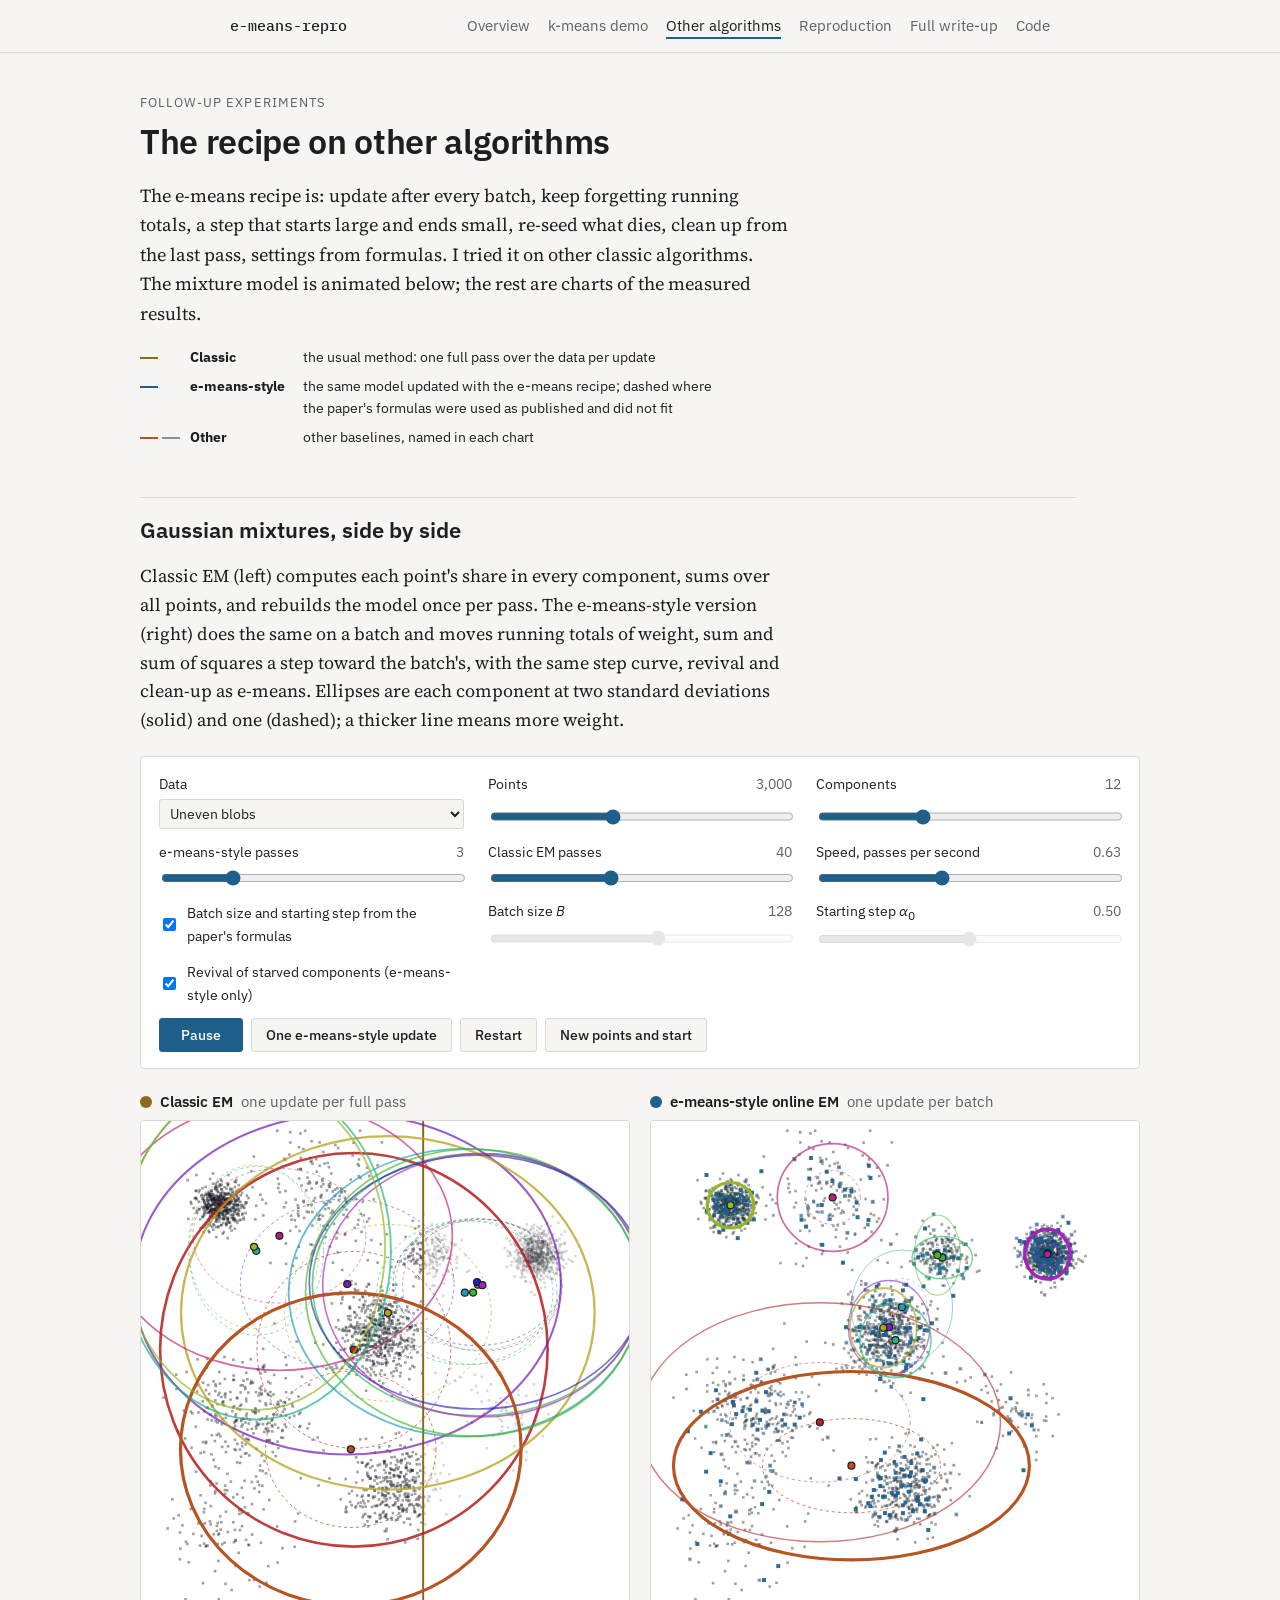
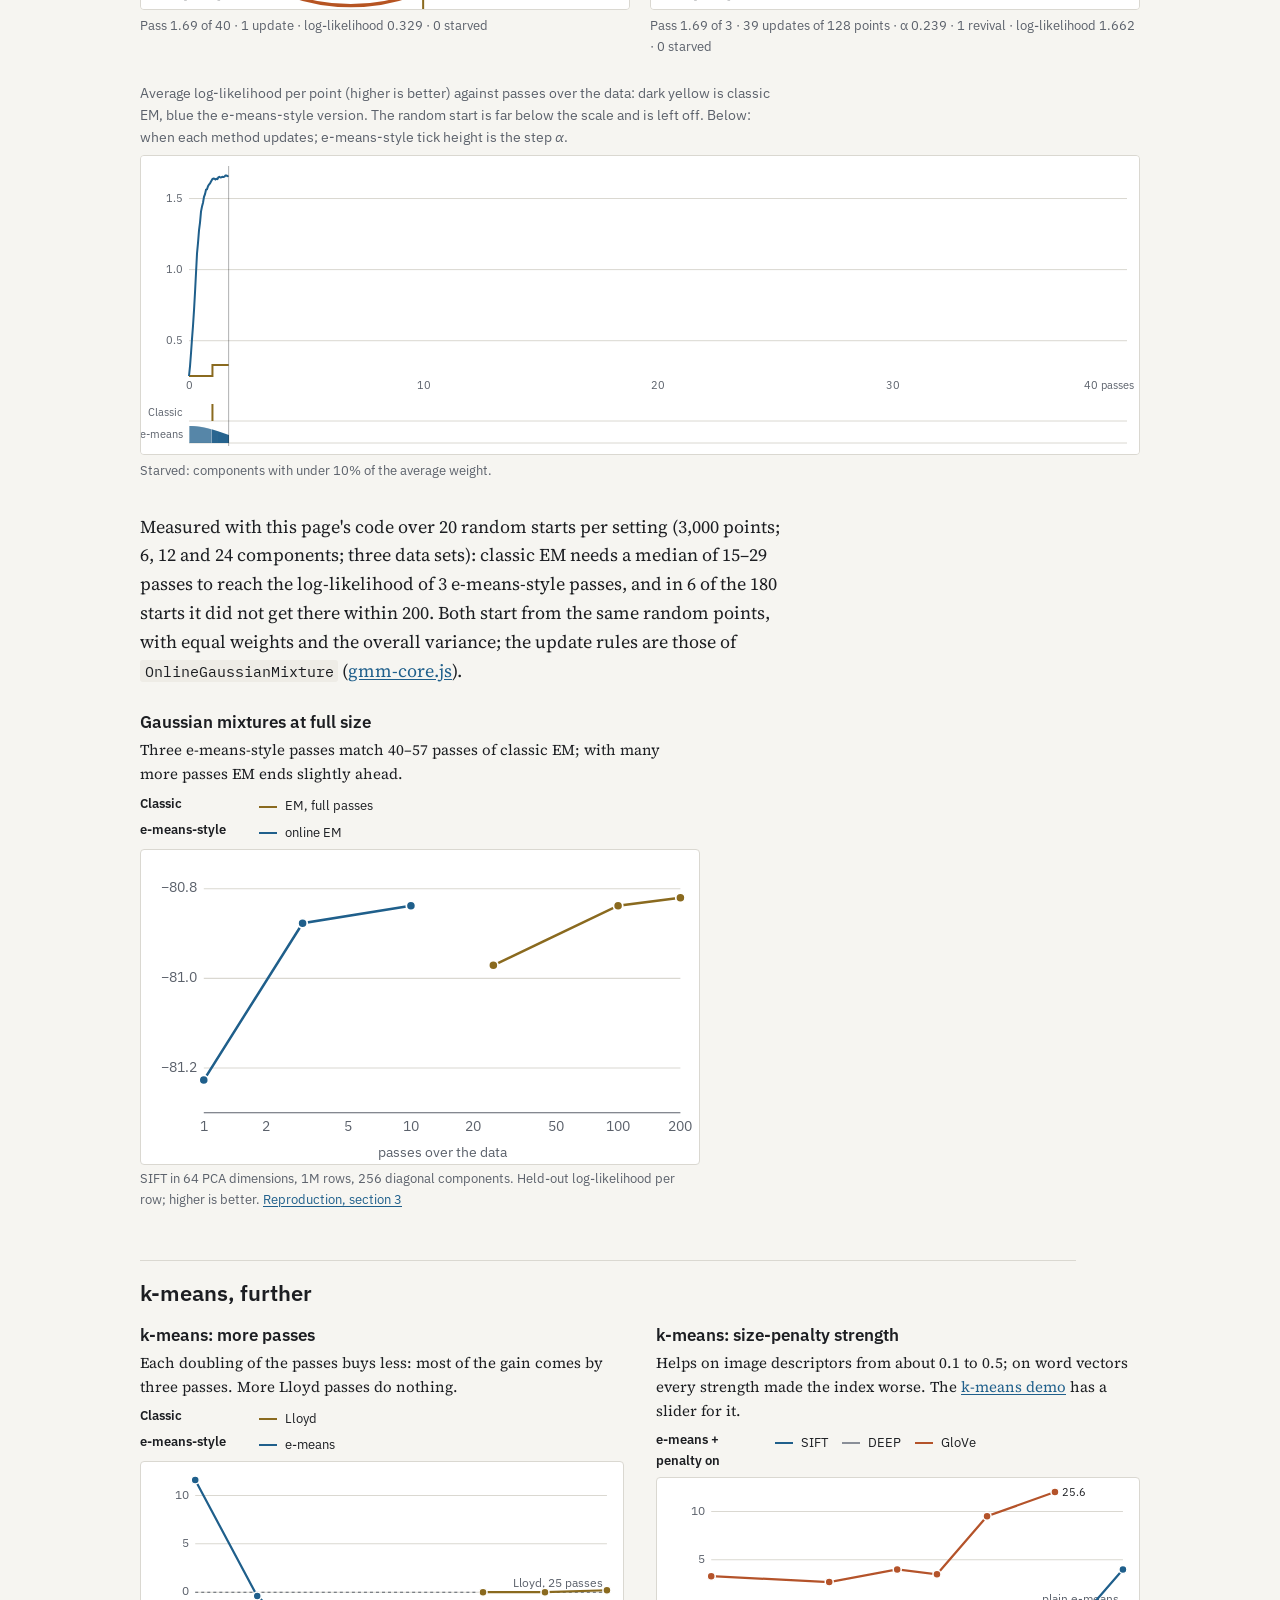
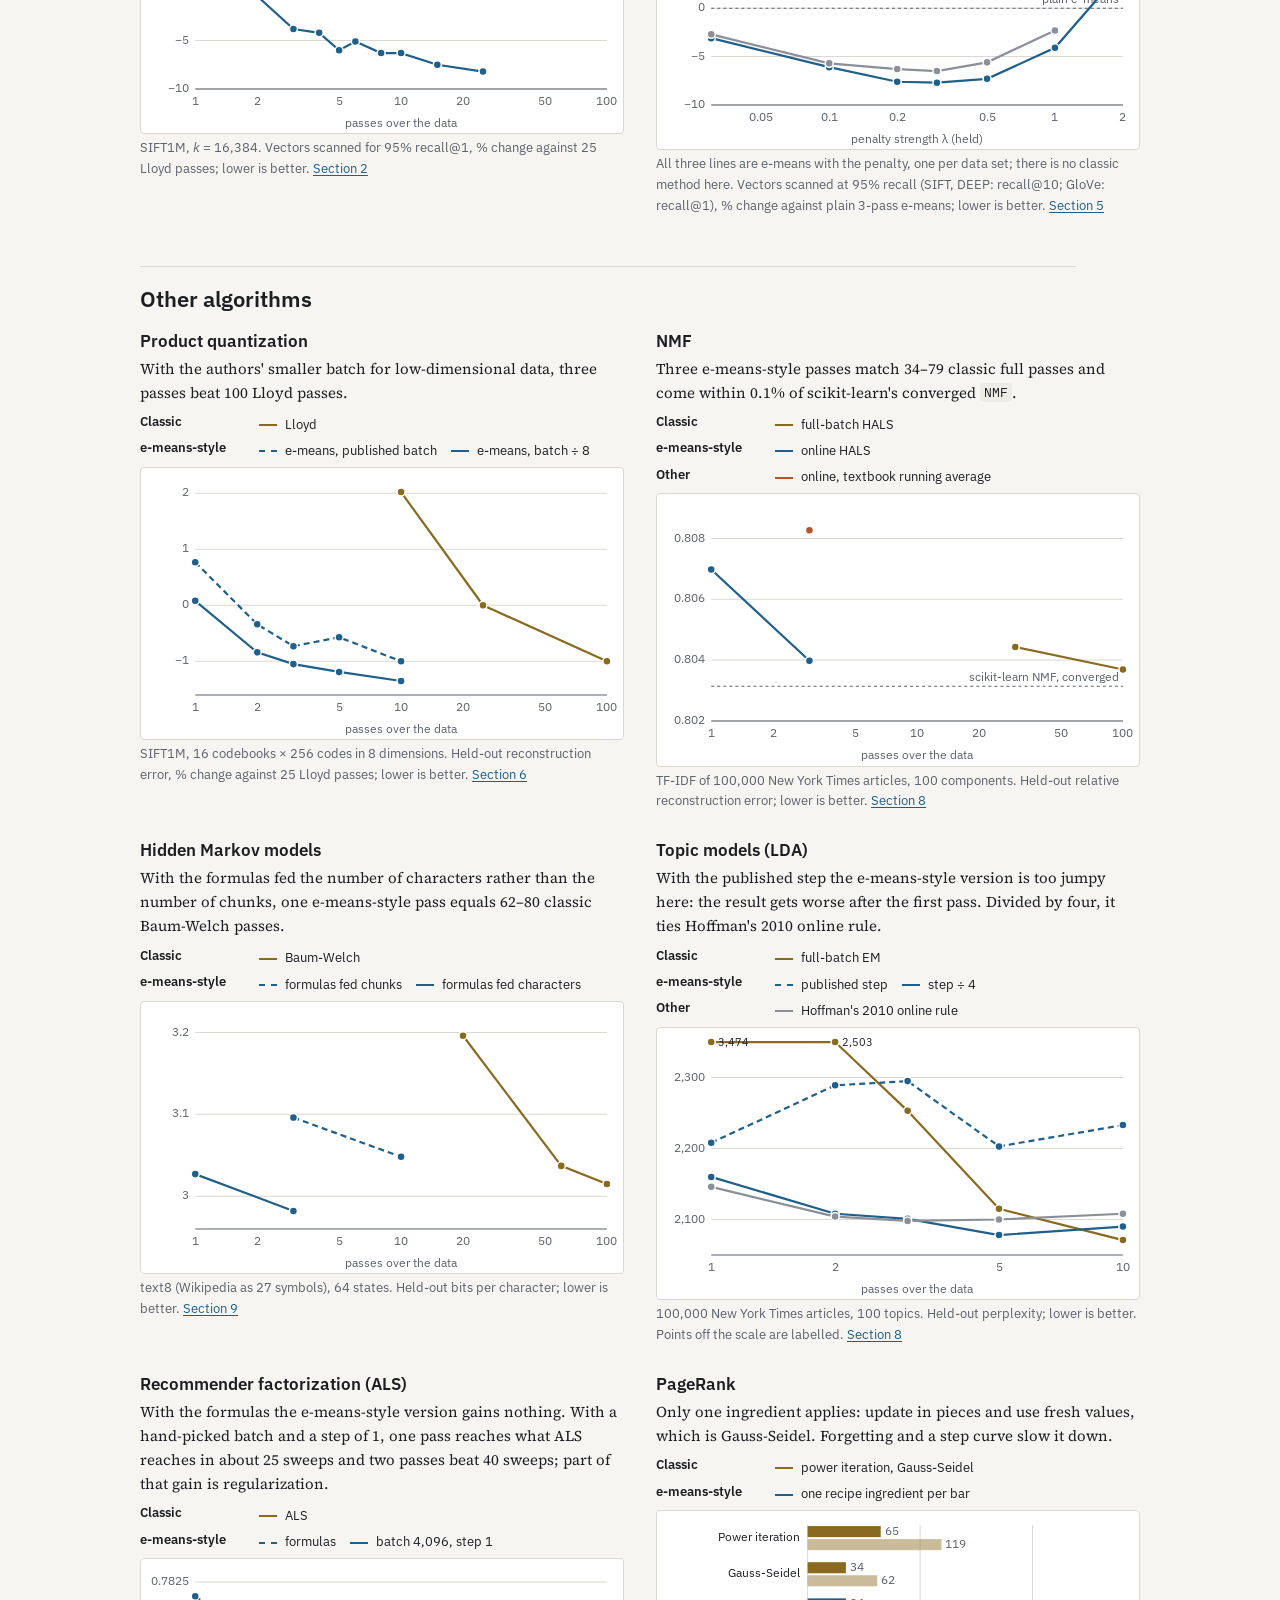
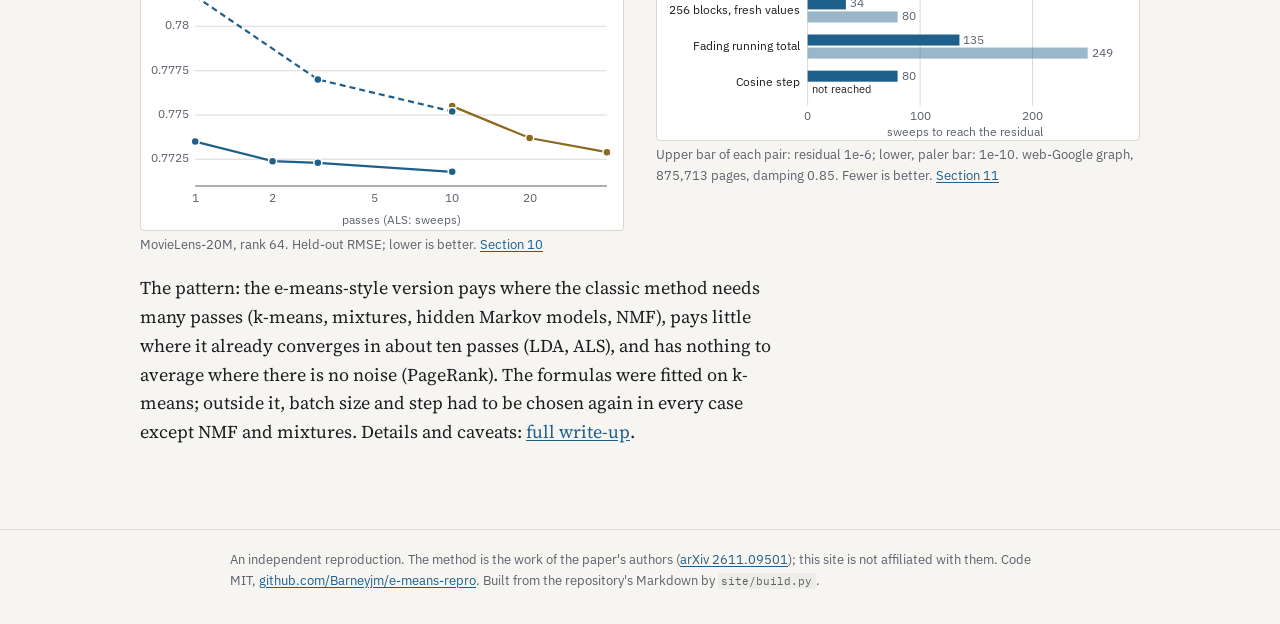
<file: docs/followups.html>
<!doctype html>
<html lang="en">
<head>
<meta charset="utf-8">
<meta name="viewport" content="width=device-width, initial-scale=1">
<title>e-means follow-ups</title>
<meta name="description" content="The e-means recipe applied to mixtures, NMF, topic models, hidden Markov models, ALS and PageRank, with an animated mixture model.">
<link rel="preconnect" href="https://fonts.googleapis.com"><link rel="preconnect" href="https://fonts.gstatic.com" crossorigin><link rel="stylesheet" href="https://fonts.googleapis.com/css2?family=IBM+Plex+Mono:wght@400;500&family=IBM+Plex+Sans:wght@400;500;600&family=Source+Serif+4:ital,opsz,wght@0,8..60,400;0,8..60,600;1,8..60,400&display=swap">
<link rel="stylesheet" href="style.css">
</head>
<body>
<header class="site"><div class="wrap"><a class="name" href="index.html">e-means-repro</a><nav><a href="index.html">Overview</a><a href="demo.html">k-means demo</a><a href="followups.html" aria-current=page>Other algorithms</a><a href="reproduction.html">Reproduction</a><a href="extensions.html">Full write-up</a><a href="https://github.com/Barneyjm/e-means-repro">Code</a></nav></div></header>
<main class="wrap doc">
<header class="intro">
  <p class="kicker">Follow-up experiments</p>
  <h1>The recipe on other algorithms</h1>
  <p class="lede">The e-means recipe is: update after every batch, keep forgetting running totals, a step that starts large
  and ends small, re-seed what dies, clean up from the last pass, settings from formulas. I tried it on other classic
  algorithms. The mixture model is animated below; the rest are charts of the measured results.</p>
  <div class="rolekey">
    <span><span class="sws"><i class="sw s-full"></i></span><b>Classic</b> the usual method: one full pass over the data per update</span>
    <span><span class="sws"><i class="sw s-recipe"></i></span><b>e-means-style</b> the same model updated with the e-means recipe; dashed where the paper's formulas were used as published and did not fit</span>
    <span><span class="sws"><i class="sw s-alt"></i><i class="sw s-alt2"></i></span><b>Other</b> other baselines, named in each chart</span>
  </div>
</header>

<section>
  <h2>Gaussian mixtures, side by side</h2>
  <p>Classic EM (left) computes each point's share in every component, sums over all points, and rebuilds the model once per
  pass. The e-means-style version (right) does the same on a batch and moves running totals of weight, sum and sum of squares a
  step toward the batch's, with the same step curve, revival and clean-up as e-means. Ellipses are each component at
  two standard deviations (solid) and one (dashed); a thicker line means more weight.</p>

  <div class="controls">
    <label><span>Data</span>
      <select id="gKind">
        <option value="uneven">Uneven blobs</option>
        <option value="clumps">Tight clumps on a sparse background</option>
        <option value="uniform">Uniform square</option>
      </select>
    </label>
    <label><span>Points</span> <output id="gNOut"></output><input type="range" id="gN" min="1000" max="6000" step="500" value="3000"></label>
    <label><span>Components</span> <output id="gKOut"></output><input type="range" id="gK" min="2" max="32" step="1" value="12"></label>
    <label><span>e-means-style passes</span> <output id="gTeOut"></output><input type="range" id="gTe" min="1" max="10" step="1" value="3"></label>
    <label><span>Classic EM passes</span> <output id="gTlOut"></output><input type="range" id="gTl" min="1" max="100" step="1" value="40"></label>
    <label><span>Speed, passes per second</span> <output id="gSpOut"></output><input type="range" id="gSp" min="0" max="1" step="0.01" value="0.4"></label>
    <label class="check"><input type="checkbox" id="gLaws" checked> <span>Batch size and starting step from the paper's formulas</span></label>
    <label><span>Batch size <var>B</var></span> <output id="gBOut"></output><input type="range" id="gB" min="2" max="11" step="1" value="7"></label>
    <label><span>Starting step <var>α</var><sub>0</sub></span> <output id="gAOut"></output><input type="range" id="gA" min="0.01" max="1" step="0.01" value="0.4"></label>
    <label class="check"><input type="checkbox" id="gRevive" checked> <span>Revival of starved components (e-means-style only)</span></label>
    <div class="buttons">
      <button type="button" id="gPlay">Pause</button>
      <button type="button" id="gStep">One e-means-style update</button>
      <button type="button" id="gRestart">Restart</button>
      <button type="button" id="gReseed">New points and start</button>
    </div>
  </div>

  <div class="panels">
    <figure class="panel">
      <figcaption><i class="key lloyd"></i><span>Classic EM <span class="sub">one update per full pass</span></span></figcaption>
      <canvas id="gA_cv" aria-label="Classic EM on the points"></canvas>
      <p class="stats" id="gStA"></p>
    </figure>
    <figure class="panel">
      <figcaption><i class="key emeans"></i><span>e-means-style online EM <span class="sub">one update per batch</span></span></figcaption>
      <canvas id="gO_cv" aria-label="e-means-style online EM on the points"></canvas>
      <p class="stats" id="gStO"></p>
    </figure>
  </div>
  <figure class="chartfig">
    <figcaption>Average log-likelihood per point (higher is better) against passes over the data: dark yellow is classic EM, blue the e-means-style version. The random start is far below the scale and is left off. Below: when each method updates; e-means-style tick height is the step <var>α</var>.</figcaption>
    <canvas id="gC" aria-label="Log-likelihood against passes for both methods"></canvas>
    <p class="stats" id="gStC"></p>
  </figure>
  <p>Measured with this page's code over 20 random starts per setting (3,000 points; 6, 12 and 24 components; three
  data sets): classic EM needs a median of 15–29 passes to reach the log-likelihood of 3 e-means-style passes, and in 6 of the
  180 starts it did not get there within 200. Both start from the same random points, with equal weights and the
  overall variance; the update rules are those of <code>OnlineGaussianMixture</code>
  (<a href="https://github.com/Barneyjm/e-means-repro/blob/main/site/gmm-core.js">gmm-core.js</a>).</p>
  <figure class="smallchart"><h3>Gaussian mixtures at full size</h3><p>Three e-means-style passes match 40–57 passes of classic EM; with many more passes EM ends slightly ahead.</p><div class="legend"><span class="lg"><b>Classic</b><span class="items"><span><i class="sw s-full"></i>EM, full passes</span></span></span><span class="lg"><b>e-means-style</b><span class="items"><span><i class="sw s-recipe"></i>online EM</span></span></span></div><svg viewBox="0 0 480 270" class="chart" role="img" aria-label="log-likelihood against passes over the data"><line class="grid" x1="54" x2="464" y1="187.5" y2="187.5"/><text class="tick" x="48" y="187.5" text-anchor="end" dominant-baseline="middle">−81.2</text><line class="grid" x1="54" x2="464" y1="110.4" y2="110.4"/><text class="tick" x="48" y="110.4" text-anchor="end" dominant-baseline="middle">−81.0</text><line class="grid" x1="54" x2="464" y1="33.3" y2="33.3"/><text class="tick" x="48" y="33.3" text-anchor="end" dominant-baseline="middle">−80.8</text><text class="tick" x="54.0" y="242" text-anchor="middle">1</text><text class="tick" x="107.6" y="242" text-anchor="middle">2</text><text class="tick" x="178.5" y="242" text-anchor="middle">5</text><text class="tick" x="232.2" y="242" text-anchor="middle">10</text><text class="tick" x="285.8" y="242" text-anchor="middle">20</text><text class="tick" x="356.7" y="242" text-anchor="middle">50</text><text class="tick" x="410.4" y="242" text-anchor="middle">100</text><text class="tick" x="464.0" y="242" text-anchor="middle">200</text><text class="axis" x="259.0" y="264" text-anchor="middle">passes over the data</text><line class="frame" x1="54" x2="464" y1="226" y2="226"/><polyline class="s-recipe" points="54.0,197.9 139.0,63.0 232.2,47.9"/><circle class="s-recipe m" cx="54.0" cy="197.9" r="4"><title>e-means-style online EM: −81.2</title></circle><circle class="s-recipe m" cx="139.0" cy="63.0" r="4"><title>e-means-style online EM: −80.9</title></circle><circle class="s-recipe m" cx="232.2" cy="47.9" r="4"><title>e-means-style online EM: −80.8</title></circle><polyline class="s-full" points="303.1,99.2 410.4,47.9 464.0,41.0"/><circle class="s-full m" cx="303.1" cy="99.2" r="4"><title>Classic EM: −81</title></circle><circle class="s-full m" cx="410.4" cy="47.9" r="4"><title>Classic EM: −80.8</title></circle><circle class="s-full m" cx="464.0" cy="41.0" r="4"><title>Classic EM: −80.8</title></circle></svg><figcaption>SIFT in 64 PCA dimensions, 1M rows, 256 diagonal components. Held-out log-likelihood per row; higher is better. <a href="reproduction.html#3-the-same-recipe-for-gaussian-mixtures-em">Reproduction, section 3</a></figcaption></figure>
</section>

<section>
  <h2>k-means, further</h2>
  <div class="chartgrid"><figure class="smallchart"><h3>k-means: more passes</h3><p>Each doubling of the passes buys less: most of the gain comes by three passes. More Lloyd passes do nothing.</p><div class="legend"><span class="lg"><b>Classic</b><span class="items"><span><i class="sw s-full"></i>Lloyd</span></span></span><span class="lg"><b>e-means-style</b><span class="items"><span><i class="sw s-recipe"></i>e-means</span></span></span></div><svg viewBox="0 0 480 270" class="chart" role="img" aria-label="scan change against passes over the data"><line class="grid" x1="54" x2="464" y1="226.0" y2="226.0"/><text class="tick" x="48" y="226.0" text-anchor="end" dominant-baseline="middle">−10</text><line class="grid" x1="54" x2="464" y1="177.8" y2="177.8"/><text class="tick" x="48" y="177.8" text-anchor="end" dominant-baseline="middle">−5</text><line class="grid" x1="54" x2="464" y1="129.6" y2="129.6"/><text class="tick" x="48" y="129.6" text-anchor="end" dominant-baseline="middle">0</text><line class="grid" x1="54" x2="464" y1="81.5" y2="81.5"/><text class="tick" x="48" y="81.5" text-anchor="end" dominant-baseline="middle">5</text><line class="grid" x1="54" x2="464" y1="33.3" y2="33.3"/><text class="tick" x="48" y="33.3" text-anchor="end" dominant-baseline="middle">10</text><text class="tick" x="54.0" y="242" text-anchor="middle">1</text><text class="tick" x="115.7" y="242" text-anchor="middle">2</text><text class="tick" x="197.3" y="242" text-anchor="middle">5</text><text class="tick" x="259.0" y="242" text-anchor="middle">10</text><text class="tick" x="320.7" y="242" text-anchor="middle">20</text><text class="tick" x="402.3" y="242" text-anchor="middle">50</text><text class="tick" x="464.0" y="242" text-anchor="middle">100</text><text class="axis" x="259.0" y="264" text-anchor="middle">passes over the data</text><line class="frame" x1="54" x2="464" y1="226" y2="226"/><line class="ref" x1="54" x2="464" y1="129.6" y2="129.6"/><text class="reflabel" x="460" y="124.6" text-anchor="end">Lloyd, 25 passes</text><polyline class="s-recipe" points="54.0,17.9 115.7,133.5 151.8,166.3 177.4,170.1 197.3,187.5 213.5,178.8 239.1,190.3 259.0,190.3 295.1,201.9 340.6,208.7"/><circle class="s-recipe m" cx="54.0" cy="17.9" r="4"><title>e-means: 11.6</title></circle><circle class="s-recipe m" cx="115.7" cy="133.5" r="4"><title>e-means: −0.4</title></circle><circle class="s-recipe m" cx="151.8" cy="166.3" r="4"><title>e-means: −3.8</title></circle><circle class="s-recipe m" cx="177.4" cy="170.1" r="4"><title>e-means: −4.2</title></circle><circle class="s-recipe m" cx="197.3" cy="187.5" r="4"><title>e-means: −6</title></circle><circle class="s-recipe m" cx="213.5" cy="178.8" r="4"><title>e-means: −5.1</title></circle><circle class="s-recipe m" cx="239.1" cy="190.3" r="4"><title>e-means: −6.3</title></circle><circle class="s-recipe m" cx="259.0" cy="190.3" r="4"><title>e-means: −6.3</title></circle><circle class="s-recipe m" cx="295.1" cy="201.9" r="4"><title>e-means: −7.5</title></circle><circle class="s-recipe m" cx="340.6" cy="208.7" r="4"><title>e-means: −8.2</title></circle><polyline class="s-full" points="340.6,129.6 402.3,129.6 464.0,127.7"/><circle class="s-full m" cx="340.6" cy="129.6" r="4"><title>Lloyd: 0</title></circle><circle class="s-full m" cx="402.3" cy="129.6" r="4"><title>Lloyd: 0</title></circle><circle class="s-full m" cx="464.0" cy="127.7" r="4"><title>Lloyd: 0.2</title></circle></svg><figcaption>SIFT1M, <var>k</var> = 16,384. Vectors scanned for 95% recall@1, % change against 25 Lloyd passes; lower is better. <a href="extensions.html#2-do-more-passes-keep-helping">Section 2</a></figcaption></figure><figure class="smallchart"><h3>k-means: size-penalty strength</h3><p>Helps on image descriptors from about 0.1 to 0.5; on word vectors every strength made the index worse. The <a href="demo.html">k-means demo</a> has a slider for it.</p><div class="legend"><span class="lg"><b>e-means + penalty on</b><span class="items"><span><i class="sw s-recipe"></i>SIFT</span><span><i class="sw s-alt2"></i>DEEP</span><span><i class="sw s-alt"></i>GloVe</span></span></span></div><svg viewBox="0 0 480 270" class="chart" role="img" aria-label="scan change against penalty strength λ (held)"><line class="grid" x1="54" x2="464" y1="226.0" y2="226.0"/><text class="tick" x="48" y="226.0" text-anchor="end" dominant-baseline="middle">−10</text><line class="grid" x1="54" x2="464" y1="177.8" y2="177.8"/><text class="tick" x="48" y="177.8" text-anchor="end" dominant-baseline="middle">−5</text><line class="grid" x1="54" x2="464" y1="129.6" y2="129.6"/><text class="tick" x="48" y="129.6" text-anchor="end" dominant-baseline="middle">0</text><line class="grid" x1="54" x2="464" y1="81.5" y2="81.5"/><text class="tick" x="48" y="81.5" text-anchor="end" dominant-baseline="middle">5</text><line class="grid" x1="54" x2="464" y1="33.3" y2="33.3"/><text class="tick" x="48" y="33.3" text-anchor="end" dominant-baseline="middle">10</text><text class="tick" x="103.9" y="242" text-anchor="middle">0.05</text><text class="tick" x="171.5" y="242" text-anchor="middle">0.1</text><text class="tick" x="239.2" y="242" text-anchor="middle">0.2</text><text class="tick" x="328.7" y="242" text-anchor="middle">0.5</text><text class="tick" x="396.3" y="242" text-anchor="middle">1</text><text class="tick" x="464.0" y="242" text-anchor="middle">2</text><text class="axis" x="259.0" y="264" text-anchor="middle">penalty strength λ (held)</text><line class="frame" x1="54" x2="464" y1="226" y2="226"/><line class="ref" x1="54" x2="464" y1="129.6" y2="129.6"/><text class="reflabel" x="460" y="124.6" text-anchor="end">plain e-means</text><polyline class="s-recipe" points="54.0,159.5 171.5,188.4 239.2,202.9 278.8,203.8 328.7,200.0 396.3,169.1 464.0,91.1"/><circle class="s-recipe m" cx="54.0" cy="159.5" r="4"><title>SIFT, k = 16,384: −3.1</title></circle><circle class="s-recipe m" cx="171.5" cy="188.4" r="4"><title>SIFT, k = 16,384: −6.1</title></circle><circle class="s-recipe m" cx="239.2" cy="202.9" r="4"><title>SIFT, k = 16,384: −7.6</title></circle><circle class="s-recipe m" cx="278.8" cy="203.8" r="4"><title>SIFT, k = 16,384: −7.7</title></circle><circle class="s-recipe m" cx="328.7" cy="200.0" r="4"><title>SIFT, k = 16,384: −7.3</title></circle><circle class="s-recipe m" cx="396.3" cy="169.1" r="4"><title>SIFT, k = 16,384: −4.1</title></circle><circle class="s-recipe m" cx="464.0" cy="91.1" r="4"><title>SIFT, k = 16,384: 4</title></circle><polyline class="s-alt2" points="54.0,155.7 171.5,184.6 239.2,190.3 278.8,192.3 328.7,183.6 396.3,151.8"/><circle class="s-alt2 m" cx="54.0" cy="155.7" r="4"><title>DEEP, k = 16,384: −2.7</title></circle><circle class="s-alt2 m" cx="171.5" cy="184.6" r="4"><title>DEEP, k = 16,384: −5.7</title></circle><circle class="s-alt2 m" cx="239.2" cy="190.3" r="4"><title>DEEP, k = 16,384: −6.3</title></circle><circle class="s-alt2 m" cx="278.8" cy="192.3" r="4"><title>DEEP, k = 16,384: −6.5</title></circle><circle class="s-alt2 m" cx="328.7" cy="183.6" r="4"><title>DEEP, k = 16,384: −5.6</title></circle><circle class="s-alt2 m" cx="396.3" cy="151.8" r="4"><title>DEEP, k = 16,384: −2.3</title></circle><polyline class="s-alt" points="54.0,97.8 171.5,103.6 239.2,91.1 278.8,95.9 328.7,38.1 396.3,14.0"/><circle class="s-alt m" cx="54.0" cy="97.8" r="4"><title>GloVe, k = 4,096: 3.3</title></circle><circle class="s-alt m" cx="171.5" cy="103.6" r="4"><title>GloVe, k = 4,096: 2.7</title></circle><circle class="s-alt m" cx="239.2" cy="91.1" r="4"><title>GloVe, k = 4,096: 4</title></circle><circle class="s-alt m" cx="278.8" cy="95.9" r="4"><title>GloVe, k = 4,096: 3.5</title></circle><circle class="s-alt m" cx="328.7" cy="38.1" r="4"><title>GloVe, k = 4,096: 9.5</title></circle><circle class="s-alt m" cx="396.3" cy="14.0" r="4"><title>GloVe, k = 4,096: 25.6</title></circle><text class="clip" x="403.3" y="18.0">25.6</text></svg><figcaption>All three lines are e-means with the penalty, one per data set; there is no classic method here. Vectors scanned at 95% recall (SIFT, DEEP: recall@10; GloVe: recall@1), % change against plain 3-pass e-means; lower is better. <a href="extensions.html#5-a-size-penalty">Section 5</a></figcaption></figure></div>
</section>

<section>
  <h2>Other algorithms</h2>
  <div class="chartgrid"><figure class="smallchart"><h3>Product quantization</h3><p>With the authors' smaller batch for low-dimensional data, three passes beat 100 Lloyd passes.</p><div class="legend"><span class="lg"><b>Classic</b><span class="items"><span><i class="sw s-full"></i>Lloyd</span></span></span><span class="lg"><b>e-means-style</b><span class="items"><span><i class="sw s-recipe dash"></i>e-means, published batch</span><span><i class="sw s-recipe"></i>e-means, batch ÷ 8</span></span></span></div><svg viewBox="0 0 480 270" class="chart" role="img" aria-label="error change against passes over the data"><line class="grid" x1="54" x2="464" y1="192.5" y2="192.5"/><text class="tick" x="48" y="192.5" text-anchor="end" dominant-baseline="middle">−1</text><line class="grid" x1="54" x2="464" y1="136.7" y2="136.7"/><text class="tick" x="48" y="136.7" text-anchor="end" dominant-baseline="middle">0</text><line class="grid" x1="54" x2="464" y1="80.9" y2="80.9"/><text class="tick" x="48" y="80.9" text-anchor="end" dominant-baseline="middle">1</text><line class="grid" x1="54" x2="464" y1="25.2" y2="25.2"/><text class="tick" x="48" y="25.2" text-anchor="end" dominant-baseline="middle">2</text><text class="tick" x="54.0" y="242" text-anchor="middle">1</text><text class="tick" x="115.7" y="242" text-anchor="middle">2</text><text class="tick" x="197.3" y="242" text-anchor="middle">5</text><text class="tick" x="259.0" y="242" text-anchor="middle">10</text><text class="tick" x="320.7" y="242" text-anchor="middle">20</text><text class="tick" x="402.3" y="242" text-anchor="middle">50</text><text class="tick" x="464.0" y="242" text-anchor="middle">100</text><text class="axis" x="259.0" y="264" text-anchor="middle">passes over the data</text><line class="frame" x1="54" x2="464" y1="226" y2="226"/><polyline class="s-recipe dash" points="54.0,93.8 115.7,155.7 151.8,177.5 197.3,168.5 259.0,192.5"/><circle class="s-recipe m" cx="54.0" cy="93.8" r="4"><title>e-means, published batch: 0.77</title></circle><circle class="s-recipe m" cx="115.7" cy="155.7" r="4"><title>e-means, published batch: −0.34</title></circle><circle class="s-recipe m" cx="151.8" cy="177.5" r="4"><title>e-means, published batch: −0.73</title></circle><circle class="s-recipe m" cx="197.3" cy="168.5" r="4"><title>e-means, published batch: −0.57</title></circle><circle class="s-recipe m" cx="259.0" cy="192.5" r="4"><title>e-means, published batch: −1</title></circle><polyline class="s-recipe" points="54.0,132.3 115.7,183.6 151.8,195.3 197.3,203.1 259.0,212.1"/><circle class="s-recipe m" cx="54.0" cy="132.3" r="4"><title>e-means, batch ÷ 8: 0.08</title></circle><circle class="s-recipe m" cx="115.7" cy="183.6" r="4"><title>e-means, batch ÷ 8: −0.84</title></circle><circle class="s-recipe m" cx="151.8" cy="195.3" r="4"><title>e-means, batch ÷ 8: −1.05</title></circle><circle class="s-recipe m" cx="197.3" cy="203.1" r="4"><title>e-means, batch ÷ 8: −1.19</title></circle><circle class="s-recipe m" cx="259.0" cy="212.1" r="4"><title>e-means, batch ÷ 8: −1.35</title></circle><polyline class="s-full" points="259.0,24.0 340.6,136.7 464.0,192.5"/><circle class="s-full m" cx="259.0" cy="24.0" r="4"><title>Lloyd: 2.02</title></circle><circle class="s-full m" cx="340.6" cy="136.7" r="4"><title>Lloyd: 0</title></circle><circle class="s-full m" cx="464.0" cy="192.5" r="4"><title>Lloyd: −1</title></circle></svg><figcaption>SIFT1M, 16 codebooks × 256 codes in 8 dimensions. Held-out reconstruction error, % change against 25 Lloyd passes; lower is better. <a href="extensions.html#6-product-quantization">Section 6</a></figcaption></figure><figure class="smallchart"><h3>NMF</h3><p>Three e-means-style passes match 34–79 classic full passes and come within 0.1% of scikit-learn's converged <code>NMF</code>.</p><div class="legend"><span class="lg"><b>Classic</b><span class="items"><span><i class="sw s-full"></i>full-batch HALS</span></span></span><span class="lg"><b>e-means-style</b><span class="items"><span><i class="sw s-recipe"></i>online HALS</span></span></span><span class="lg"><b>Other</b><span class="items"><span><i class="sw s-alt"></i>online, textbook running average</span></span></span></div><svg viewBox="0 0 480 270" class="chart" role="img" aria-label="error against passes over the data"><line class="grid" x1="54" x2="464" y1="226.0" y2="226.0"/><text class="tick" x="48" y="226.0" text-anchor="end" dominant-baseline="middle">0.802</text><line class="grid" x1="54" x2="464" y1="165.4" y2="165.4"/><text class="tick" x="48" y="165.4" text-anchor="end" dominant-baseline="middle">0.804</text><line class="grid" x1="54" x2="464" y1="104.9" y2="104.9"/><text class="tick" x="48" y="104.9" text-anchor="end" dominant-baseline="middle">0.806</text><line class="grid" x1="54" x2="464" y1="44.3" y2="44.3"/><text class="tick" x="48" y="44.3" text-anchor="end" dominant-baseline="middle">0.808</text><text class="tick" x="54.0" y="242" text-anchor="middle">1</text><text class="tick" x="115.7" y="242" text-anchor="middle">2</text><text class="tick" x="197.3" y="242" text-anchor="middle">5</text><text class="tick" x="259.0" y="242" text-anchor="middle">10</text><text class="tick" x="320.7" y="242" text-anchor="middle">20</text><text class="tick" x="402.3" y="242" text-anchor="middle">50</text><text class="tick" x="464.0" y="242" text-anchor="middle">100</text><text class="axis" x="259.0" y="264" text-anchor="middle">passes over the data</text><line class="frame" x1="54" x2="464" y1="226" y2="226"/><line class="ref" x1="54" x2="464" y1="191.5" y2="191.5"/><text class="reflabel" x="460" y="186.5" text-anchor="end">scikit-learn NMF, converged</text><polyline class="s-recipe" points="54.0,75.2 151.8,166.0"/><circle class="s-recipe m" cx="54.0" cy="75.2" r="4"><title>e-means-style online HALS: 0.807</title></circle><circle class="s-recipe m" cx="151.8" cy="166.0" r="4"><title>e-means-style online HALS: 0.804</title></circle><polyline class="s-full" points="356.8,152.4 464.0,174.8"/><circle class="s-full m" cx="356.8" cy="152.4" r="4"><title>Classic full-batch HALS: 0.8044</title></circle><circle class="s-full m" cx="464.0" cy="174.8" r="4"><title>Classic full-batch HALS: 0.8037</title></circle><circle class="s-alt m" cx="151.8" cy="36.1" r="4"><title>Textbook running average: 0.8083</title></circle></svg><figcaption>TF-IDF of 100,000 New York Times articles, 100 components. Held-out relative reconstruction error; lower is better. <a href="extensions.html#nmf-it-transfers">Section 8</a></figcaption></figure><figure class="smallchart"><h3>Hidden Markov models</h3><p>With the formulas fed the number of characters rather than the number of chunks, one e-means-style pass equals 62–80 classic Baum-Welch passes.</p><div class="legend"><span class="lg"><b>Classic</b><span class="items"><span><i class="sw s-full"></i>Baum-Welch</span></span></span><span class="lg"><b>e-means-style</b><span class="items"><span><i class="sw s-recipe dash"></i>formulas fed chunks</span><span><i class="sw s-recipe"></i>formulas fed characters</span></span></span></div><svg viewBox="0 0 480 270" class="chart" role="img" aria-label="bits per character against passes over the data"><line class="grid" x1="54" x2="464" y1="193.4" y2="193.4"/><text class="tick" x="48" y="193.4" text-anchor="end" dominant-baseline="middle">3</text><line class="grid" x1="54" x2="464" y1="111.8" y2="111.8"/><text class="tick" x="48" y="111.8" text-anchor="end" dominant-baseline="middle">3.1</text><line class="grid" x1="54" x2="464" y1="30.3" y2="30.3"/><text class="tick" x="48" y="30.3" text-anchor="end" dominant-baseline="middle">3.2</text><text class="tick" x="54.0" y="242" text-anchor="middle">1</text><text class="tick" x="115.7" y="242" text-anchor="middle">2</text><text class="tick" x="197.3" y="242" text-anchor="middle">5</text><text class="tick" x="259.0" y="242" text-anchor="middle">10</text><text class="tick" x="320.7" y="242" text-anchor="middle">20</text><text class="tick" x="402.3" y="242" text-anchor="middle">50</text><text class="tick" x="464.0" y="242" text-anchor="middle">100</text><text class="axis" x="259.0" y="264" text-anchor="middle">passes over the data</text><line class="frame" x1="54" x2="464" y1="226" y2="226"/><polyline class="s-full" points="320.7,33.6 418.5,163.2 464.0,181.2"/><circle class="s-full m" cx="320.7" cy="33.6" r="4"><title>Classic Baum-Welch: 3.196</title></circle><circle class="s-full m" cx="418.5" cy="163.2" r="4"><title>Classic Baum-Welch: 3.037</title></circle><circle class="s-full m" cx="464.0" cy="181.2" r="4"><title>Classic Baum-Welch: 3.015</title></circle><polyline class="s-recipe dash" points="151.8,115.1 259.0,154.2"/><circle class="s-recipe m" cx="151.8" cy="115.1" r="4"><title>e-means-style, formulas fed chunks: 3.096</title></circle><circle class="s-recipe m" cx="259.0" cy="154.2" r="4"><title>e-means-style, formulas fed chunks: 3.048</title></circle><polyline class="s-recipe" points="54.0,171.4 151.8,208.1"/><circle class="s-recipe m" cx="54.0" cy="171.4" r="4"><title>e-means-style, formulas fed characters: 3.027</title></circle><circle class="s-recipe m" cx="151.8" cy="208.1" r="4"><title>e-means-style, formulas fed characters: 2.982</title></circle></svg><figcaption>text8 (Wikipedia as 27 symbols), 64 states. Held-out bits per character; lower is better. <a href="extensions.html#9-hidden-markov-models">Section 9</a></figcaption></figure><figure class="smallchart"><h3>Topic models (LDA)</h3><p>With the published step the e-means-style version is too jumpy here: the result gets worse after the first pass. Divided by four, it ties Hoffman's 2010 online rule.</p><div class="legend"><span class="lg"><b>Classic</b><span class="items"><span><i class="sw s-full"></i>full-batch EM</span></span></span><span class="lg"><b>e-means-style</b><span class="items"><span><i class="sw s-recipe dash"></i>published step</span><span><i class="sw s-recipe"></i>step ÷ 4</span></span></span><span class="lg"><b>Other</b><span class="items"><span><i class="sw s-alt2"></i>Hoffman&#x27;s 2010 online rule</span></span></span></div><svg viewBox="0 0 480 270" class="chart" role="img" aria-label="perplexity against passes over the data"><line class="grid" x1="54" x2="464" y1="190.7" y2="190.7"/><text class="tick" x="48" y="190.7" text-anchor="end" dominant-baseline="middle">2,100</text><line class="grid" x1="54" x2="464" y1="120.0" y2="120.0"/><text class="tick" x="48" y="120.0" text-anchor="end" dominant-baseline="middle">2,200</text><line class="grid" x1="54" x2="464" y1="49.3" y2="49.3"/><text class="tick" x="48" y="49.3" text-anchor="end" dominant-baseline="middle">2,300</text><text class="tick" x="54.0" y="242" text-anchor="middle">1</text><text class="tick" x="177.4" y="242" text-anchor="middle">2</text><text class="tick" x="340.6" y="242" text-anchor="middle">5</text><text class="tick" x="464.0" y="242" text-anchor="middle">10</text><text class="axis" x="259.0" y="264" text-anchor="middle">passes over the data</text><line class="frame" x1="54" x2="464" y1="226" y2="226"/><polyline class="s-full" points="54.0,14.0 177.4,14.0 249.6,82.5 340.6,180.1 464.0,211.2"/><circle class="s-full m" cx="54.0" cy="14.0" r="4"><title>Classic full-batch EM: 3,474</title></circle><text class="clip" x="61.0" y="18.0">3,474</text><circle class="s-full m" cx="177.4" cy="14.0" r="4"><title>Classic full-batch EM: 2,503</title></circle><text class="clip" x="184.4" y="18.0">2,503</text><circle class="s-full m" cx="249.6" cy="82.5" r="4"><title>Classic full-batch EM: 2,253</title></circle><circle class="s-full m" cx="340.6" cy="180.1" r="4"><title>Classic full-batch EM: 2,115</title></circle><circle class="s-full m" cx="464.0" cy="211.2" r="4"><title>Classic full-batch EM: 2,071</title></circle><polyline class="s-recipe dash" points="54.0,114.3 177.4,57.1 249.6,52.9 340.6,117.9 464.0,96.7"/><circle class="s-recipe m" cx="54.0" cy="114.3" r="4"><title>e-means-style, published step: 2,208</title></circle><circle class="s-recipe m" cx="177.4" cy="57.1" r="4"><title>e-means-style, published step: 2,289</title></circle><circle class="s-recipe m" cx="249.6" cy="52.9" r="4"><title>e-means-style, published step: 2,295</title></circle><circle class="s-recipe m" cx="340.6" cy="117.9" r="4"><title>e-means-style, published step: 2,203</title></circle><circle class="s-recipe m" cx="464.0" cy="96.7" r="4"><title>e-means-style, published step: 2,233</title></circle><polyline class="s-recipe" points="54.0,148.3 177.4,185.0 249.6,190.0 340.6,206.2 464.0,197.7"/><circle class="s-recipe m" cx="54.0" cy="148.3" r="4"><title>e-means-style, step ÷ 4: 2,160</title></circle><circle class="s-recipe m" cx="177.4" cy="185.0" r="4"><title>e-means-style, step ÷ 4: 2,108</title></circle><circle class="s-recipe m" cx="249.6" cy="190.0" r="4"><title>e-means-style, step ÷ 4: 2,101</title></circle><circle class="s-recipe m" cx="340.6" cy="206.2" r="4"><title>e-means-style, step ÷ 4: 2,078</title></circle><circle class="s-recipe m" cx="464.0" cy="197.7" r="4"><title>e-means-style, step ÷ 4: 2,090</title></circle><polyline class="s-alt2" points="54.0,158.2 177.4,187.8 249.6,192.1 340.6,190.7 464.0,185.0"/><circle class="s-alt2 m" cx="54.0" cy="158.2" r="4"><title>Hoffman&#x27;s online rule: 2,146</title></circle><circle class="s-alt2 m" cx="177.4" cy="187.8" r="4"><title>Hoffman&#x27;s online rule: 2,104</title></circle><circle class="s-alt2 m" cx="249.6" cy="192.1" r="4"><title>Hoffman&#x27;s online rule: 2,098</title></circle><circle class="s-alt2 m" cx="340.6" cy="190.7" r="4"><title>Hoffman&#x27;s online rule: 2,100</title></circle><circle class="s-alt2 m" cx="464.0" cy="185.0" r="4"><title>Hoffman&#x27;s online rule: 2,108</title></circle></svg><figcaption>100,000 New York Times articles, 100 topics. Held-out perplexity; lower is better. Points off the scale are labelled. <a href="extensions.html#lda-the-recipe-as-published-does-not-transfer">Section 8</a></figcaption></figure><figure class="smallchart"><h3>Recommender factorization (ALS)</h3><p>With the formulas the e-means-style version gains nothing. With a hand-picked batch and a step of 1, one pass reaches what ALS reaches in about 25 sweeps and two passes beat 40 sweeps; part of that gain is regularization.</p><div class="legend"><span class="lg"><b>Classic</b><span class="items"><span><i class="sw s-full"></i>ALS</span></span></span><span class="lg"><b>e-means-style</b><span class="items"><span><i class="sw s-recipe dash"></i>formulas</span><span><i class="sw s-recipe"></i>batch 4,096, step 1</span></span></span></div><svg viewBox="0 0 480 270" class="chart" role="img" aria-label="RMSE against passes (ALS: sweeps)"><line class="grid" x1="54" x2="464" y1="199.5" y2="199.5"/><text class="tick" x="48" y="199.5" text-anchor="end" dominant-baseline="middle">0.7725</text><line class="grid" x1="54" x2="464" y1="155.3" y2="155.3"/><text class="tick" x="48" y="155.3" text-anchor="end" dominant-baseline="middle">0.775</text><line class="grid" x1="54" x2="464" y1="111.2" y2="111.2"/><text class="tick" x="48" y="111.2" text-anchor="end" dominant-baseline="middle">0.7775</text><line class="grid" x1="54" x2="464" y1="67.0" y2="67.0"/><text class="tick" x="48" y="67.0" text-anchor="end" dominant-baseline="middle">0.78</text><line class="grid" x1="54" x2="464" y1="22.8" y2="22.8"/><text class="tick" x="48" y="22.8" text-anchor="end" dominant-baseline="middle">0.7825</text><text class="tick" x="54.0" y="242" text-anchor="middle">1</text><text class="tick" x="131.0" y="242" text-anchor="middle">2</text><text class="tick" x="232.9" y="242" text-anchor="middle">5</text><text class="tick" x="309.9" y="242" text-anchor="middle">10</text><text class="tick" x="387.0" y="242" text-anchor="middle">20</text><text class="axis" x="259.0" y="264" text-anchor="middle">passes (ALS: sweeps)</text><line class="frame" x1="54" x2="464" y1="226" y2="226"/><polyline class="s-full" points="309.9,146.5 387.0,178.3 464.0,192.4"/><circle class="s-full m" cx="309.9" cy="146.5" r="4"><title>Classic ALS: 0.7755</title></circle><circle class="s-full m" cx="387.0" cy="178.3" r="4"><title>Classic ALS: 0.7737</title></circle><circle class="s-full m" cx="464.0" cy="192.4" r="4"><title>Classic ALS: 0.7729</title></circle><polyline class="s-recipe dash" points="54.0,37.0 176.1,120.0 309.9,151.8"/><circle class="s-recipe m" cx="54.0" cy="37.0" r="4"><title>e-means-style, formulas: 0.7817</title></circle><circle class="s-recipe m" cx="176.1" cy="120.0" r="4"><title>e-means-style, formulas: 0.777</title></circle><circle class="s-recipe m" cx="309.9" cy="151.8" r="4"><title>e-means-style, formulas: 0.7752</title></circle><polyline class="s-recipe" points="54.0,181.8 131.0,201.3 176.1,203.0 309.9,211.9"/><circle class="s-recipe m" cx="54.0" cy="181.8" r="4"><title>e-means-style, batch 4,096, step 1: 0.7735</title></circle><circle class="s-recipe m" cx="131.0" cy="201.3" r="4"><title>e-means-style, batch 4,096, step 1: 0.7724</title></circle><circle class="s-recipe m" cx="176.1" cy="203.0" r="4"><title>e-means-style, batch 4,096, step 1: 0.7723</title></circle><circle class="s-recipe m" cx="309.9" cy="211.9" r="4"><title>e-means-style, batch 4,096, step 1: 0.7718</title></circle></svg><figcaption>MovieLens-20M, rank 64. Held-out RMSE; lower is better. <a href="extensions.html#10-recommender-factorization-als">Section 10</a></figcaption></figure><figure class="smallchart"><h3>PageRank</h3><p>Only one ingredient applies: update in pieces and use fresh values, which is Gauss-Seidel. Forgetting and a step curve slow it down.</p><div class="legend"><span class="lg"><b>Classic</b><span class="items"><span><i class="sw s-full"></i>power iteration, Gauss-Seidel</span></span></span><span class="lg"><b>e-means-style</b><span class="items"><span><i class="sw s-recipe"></i>one recipe ingredient per bar</span></span></span></div><svg viewBox="0 0 480 228" class="chart" role="img" aria-label="sweeps to reach the residual"><line class="grid" x1="150.0" x2="150.0" y1="14" y2="194"/><text class="tick" x="150.0" y="208" text-anchor="middle">0</text><line class="grid" x1="262.0" x2="262.0" y1="14" y2="194"/><text class="tick" x="262.0" y="208" text-anchor="middle">100</text><line class="grid" x1="374.0" x2="374.0" y1="14" y2="194"/><text class="tick" x="374.0" y="208" text-anchor="middle">200</text><text class="axis" x="307.0" y="224" text-anchor="middle">sweeps to reach the residual</text><text class="rowlabel" x="142" y="27.0" text-anchor="end" dominant-baseline="middle">Power iteration</text><rect class="s-full bar " x="150" y="15" width="72.8" height="11"><title>Power iteration, to residual 1e-6: 65</title></rect><text class="tick" x="226.8" y="24">65</text><rect class="s-full bar pale" x="150" y="28" width="133.3" height="11"><title>Power iteration, to residual 1e-10: 119</title></rect><text class="tick" x="287.3" y="37">119</text><text class="rowlabel" x="142" y="63.0" text-anchor="end" dominant-baseline="middle">Gauss-Seidel</text><rect class="s-full bar " x="150" y="51" width="38.1" height="11"><title>Gauss-Seidel, to residual 1e-6: 34</title></rect><text class="tick" x="192.1" y="60">34</text><rect class="s-full bar pale" x="150" y="64" width="69.4" height="11"><title>Gauss-Seidel, to residual 1e-10: 62</title></rect><text class="tick" x="223.4" y="73">62</text><text class="rowlabel" x="142" y="99.0" text-anchor="end" dominant-baseline="middle">256 blocks, fresh values</text><rect class="s-recipe bar " x="150" y="87" width="38.1" height="11"><title>256 blocks, fresh values, to residual 1e-6: 34</title></rect><text class="tick" x="192.1" y="96">34</text><rect class="s-recipe bar pale" x="150" y="100" width="89.6" height="11"><title>256 blocks, fresh values, to residual 1e-10: 80</title></rect><text class="tick" x="243.6" y="109">80</text><text class="rowlabel" x="142" y="135.0" text-anchor="end" dominant-baseline="middle">Fading running total</text><rect class="s-recipe bar " x="150" y="123" width="151.2" height="11"><title>Fading running total, to residual 1e-6: 135</title></rect><text class="tick" x="305.2" y="132">135</text><rect class="s-recipe bar pale" x="150" y="136" width="278.9" height="11"><title>Fading running total, to residual 1e-10: 249</title></rect><text class="tick" x="432.9" y="145">249</text><text class="rowlabel" x="142" y="171.0" text-anchor="end" dominant-baseline="middle">Cosine step</text><rect class="s-recipe bar " x="150" y="159" width="89.6" height="11"><title>Cosine step, to residual 1e-6: 80</title></rect><text class="tick" x="243.6" y="168">80</text><text class="clip" x="154" y="181">not reached</text></svg><figcaption>Upper bar of each pair: residual 1e-6; lower, paler bar: 1e-10. web-Google graph, 875,713 pages, damping 0.85. Fewer is better. <a href="extensions.html#11-pagerank">Section 11</a></figcaption></figure></div>
  <p>The pattern: the e-means-style version pays where the classic method needs many passes (k-means, mixtures, hidden Markov models, NMF),
  pays little where it already converges in about ten passes (LDA, ALS), and has nothing to average where there is no
  noise (PageRank). The formulas were fitted on k-means; outside it, batch size and step had to be chosen again in every
  case except NMF and mixtures. Details and caveats: <a href="extensions.html">full write-up</a>.</p>
</section>

</main>
<footer class="site"><div class="wrap">An independent reproduction. The method is the work of the paper's authors
(<a href="https://arxiv.org/abs/2611.09501">arXiv 2611.09501</a>); this site is not affiliated with them. Code MIT,
<a href="https://github.com/Barneyjm/e-means-repro">github.com/Barneyjm/e-means-repro</a>. Built from the repository's Markdown by <code>site/build.py</code>.</div></footer>
<script src="demo-core.js"></script><script src="gmm-core.js"></script><script src="gmm-demo.js"></script>
</body>
</html>
</file>
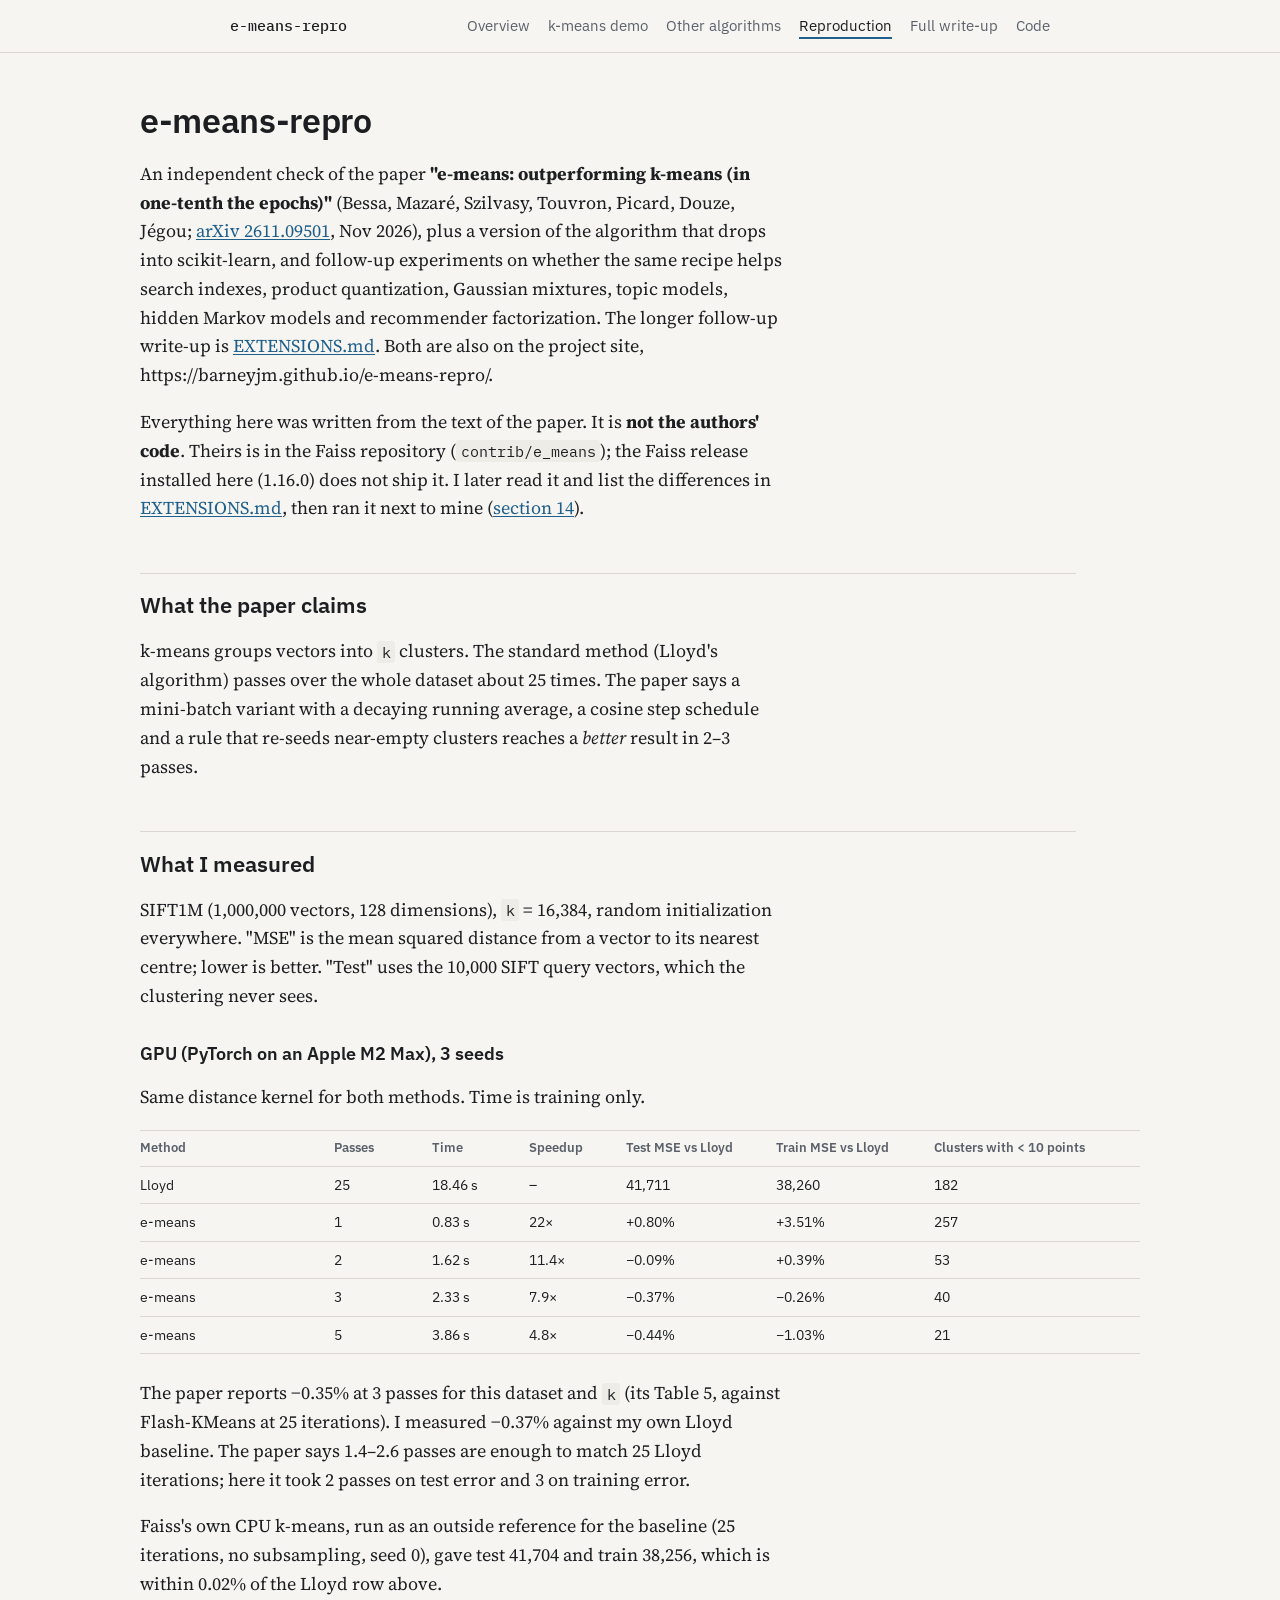
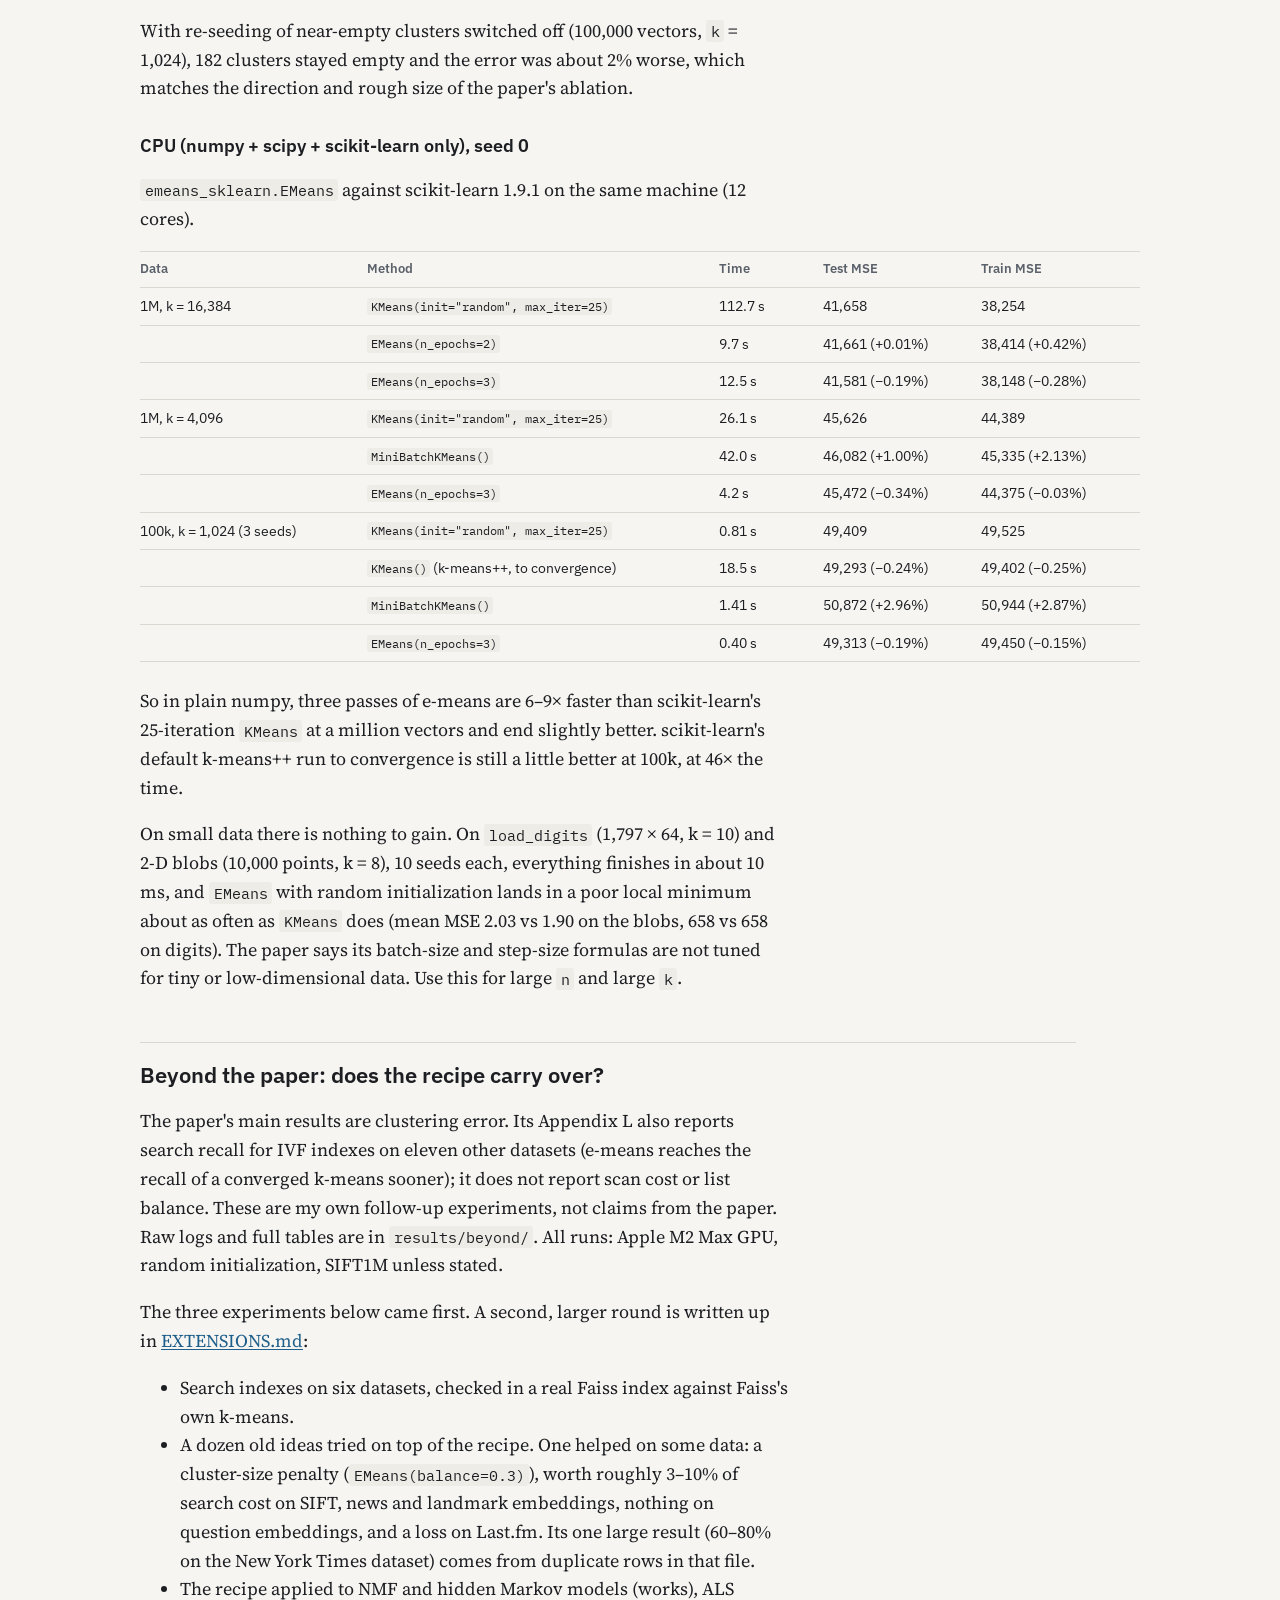
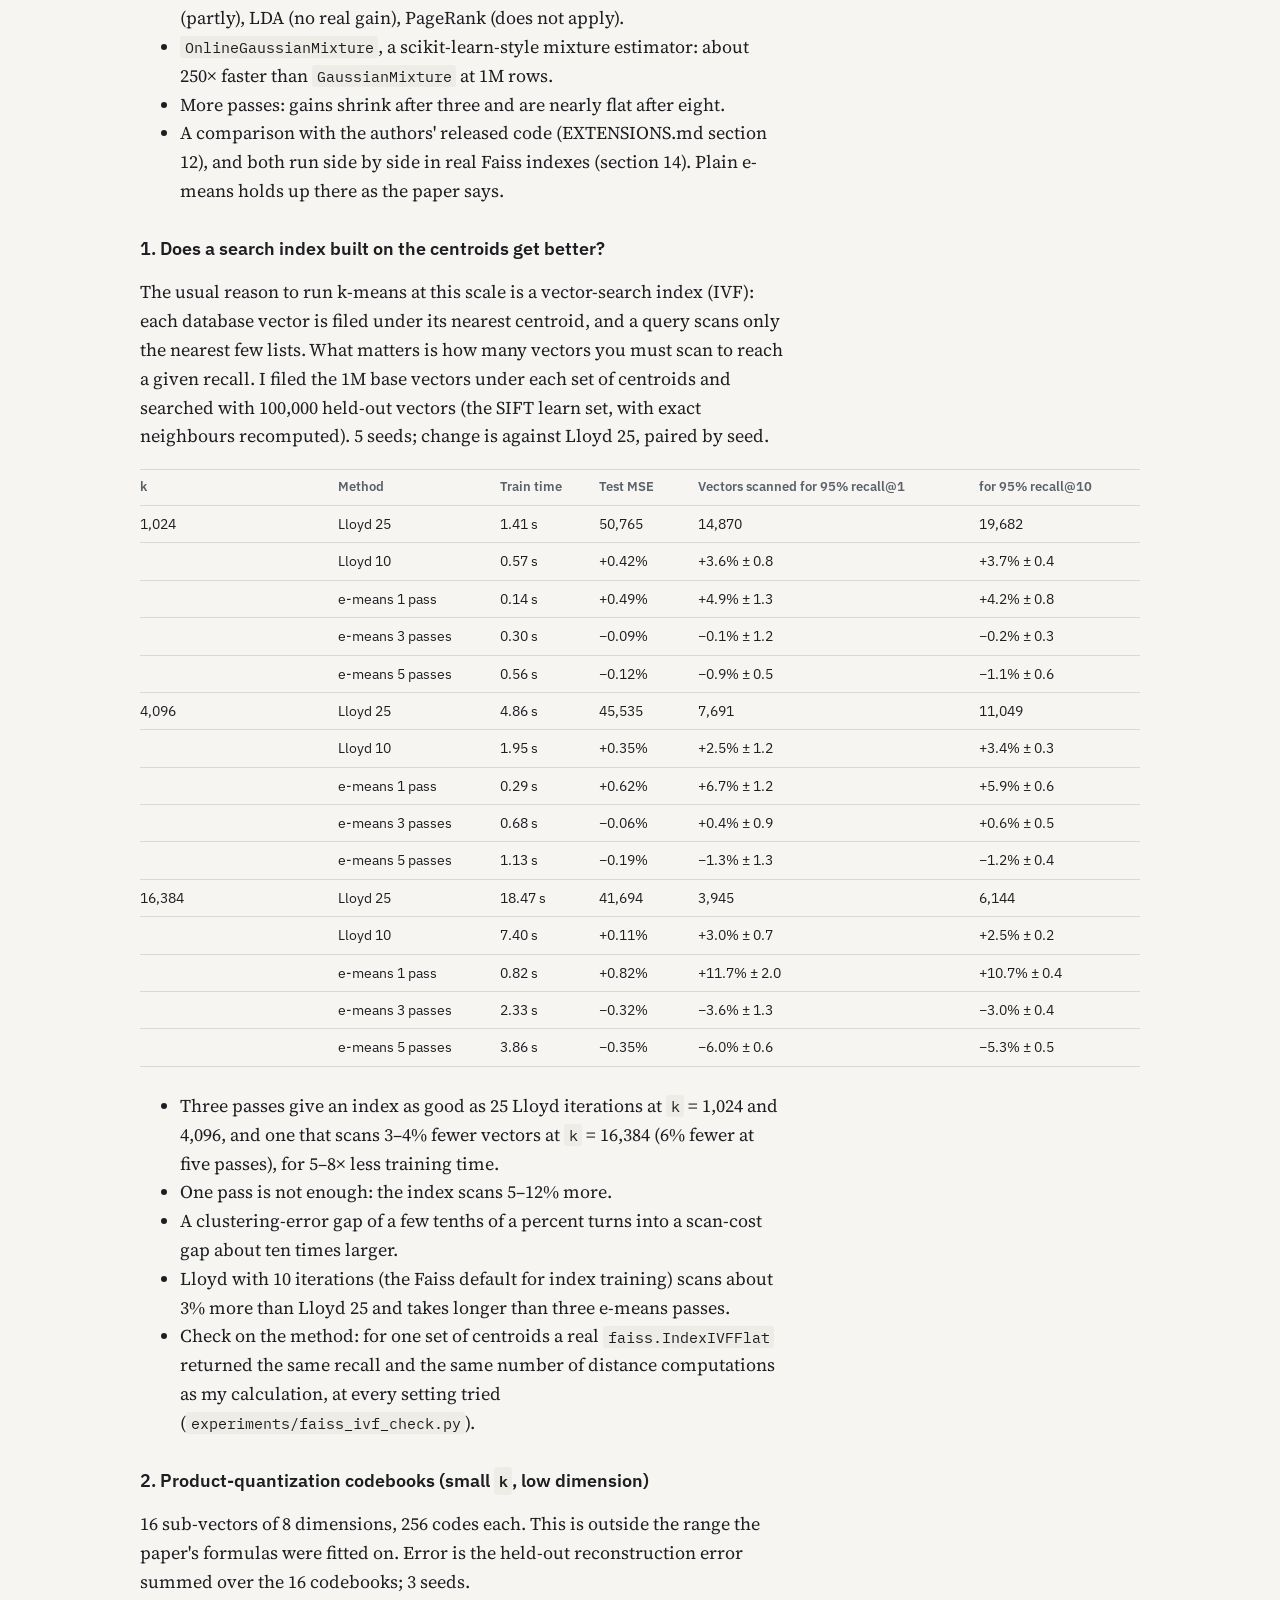
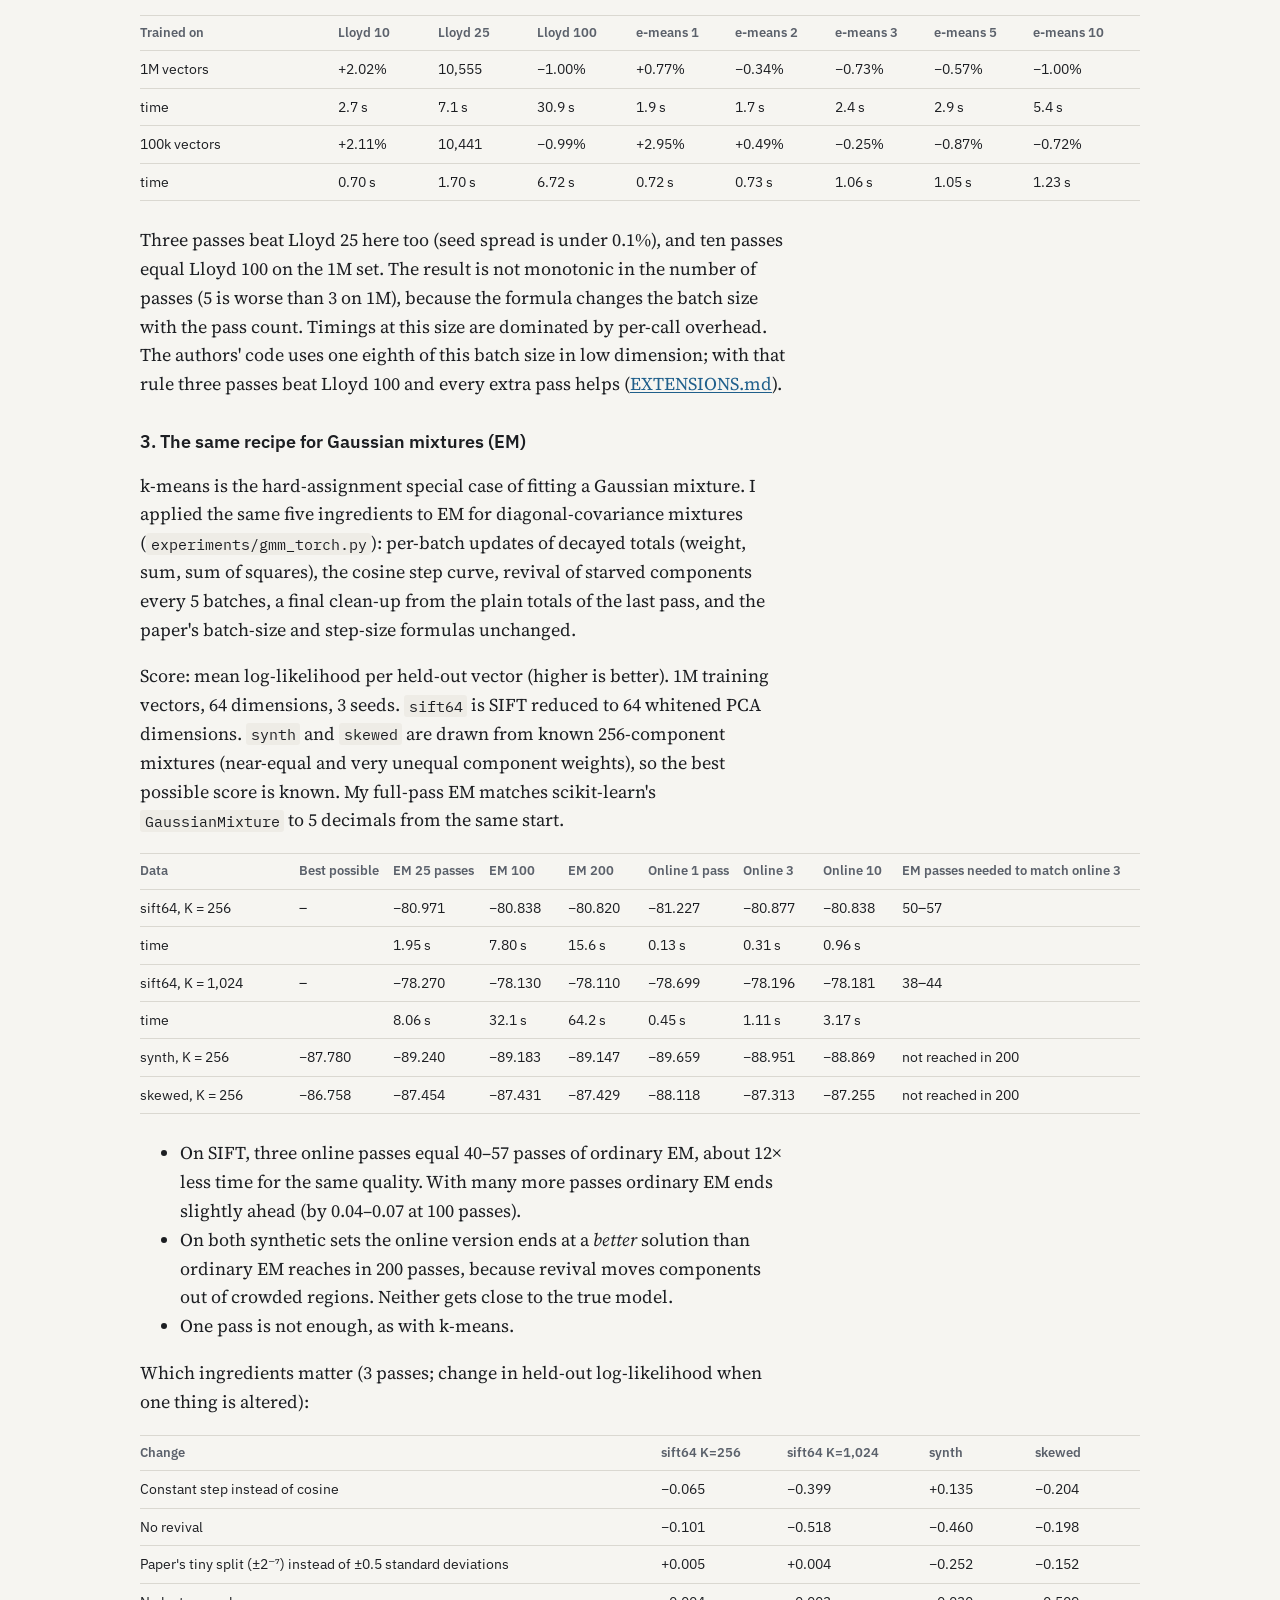
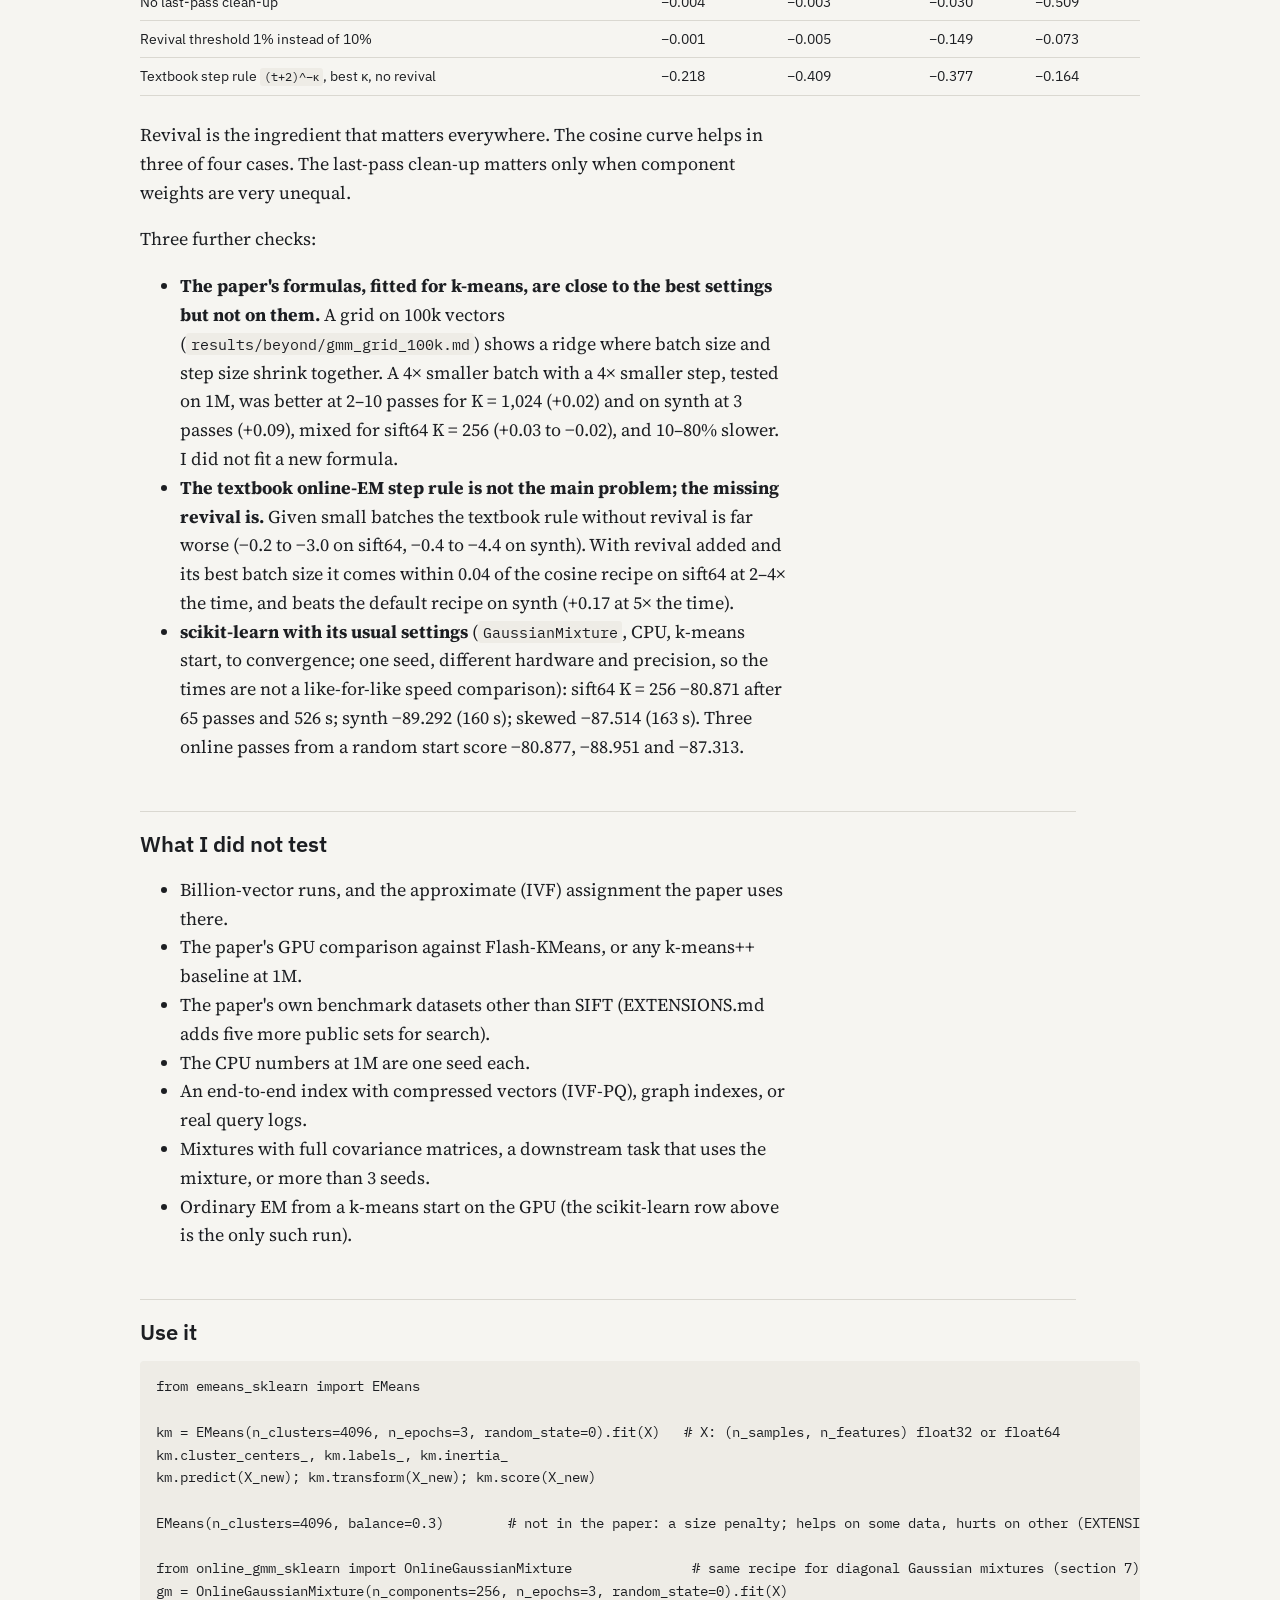
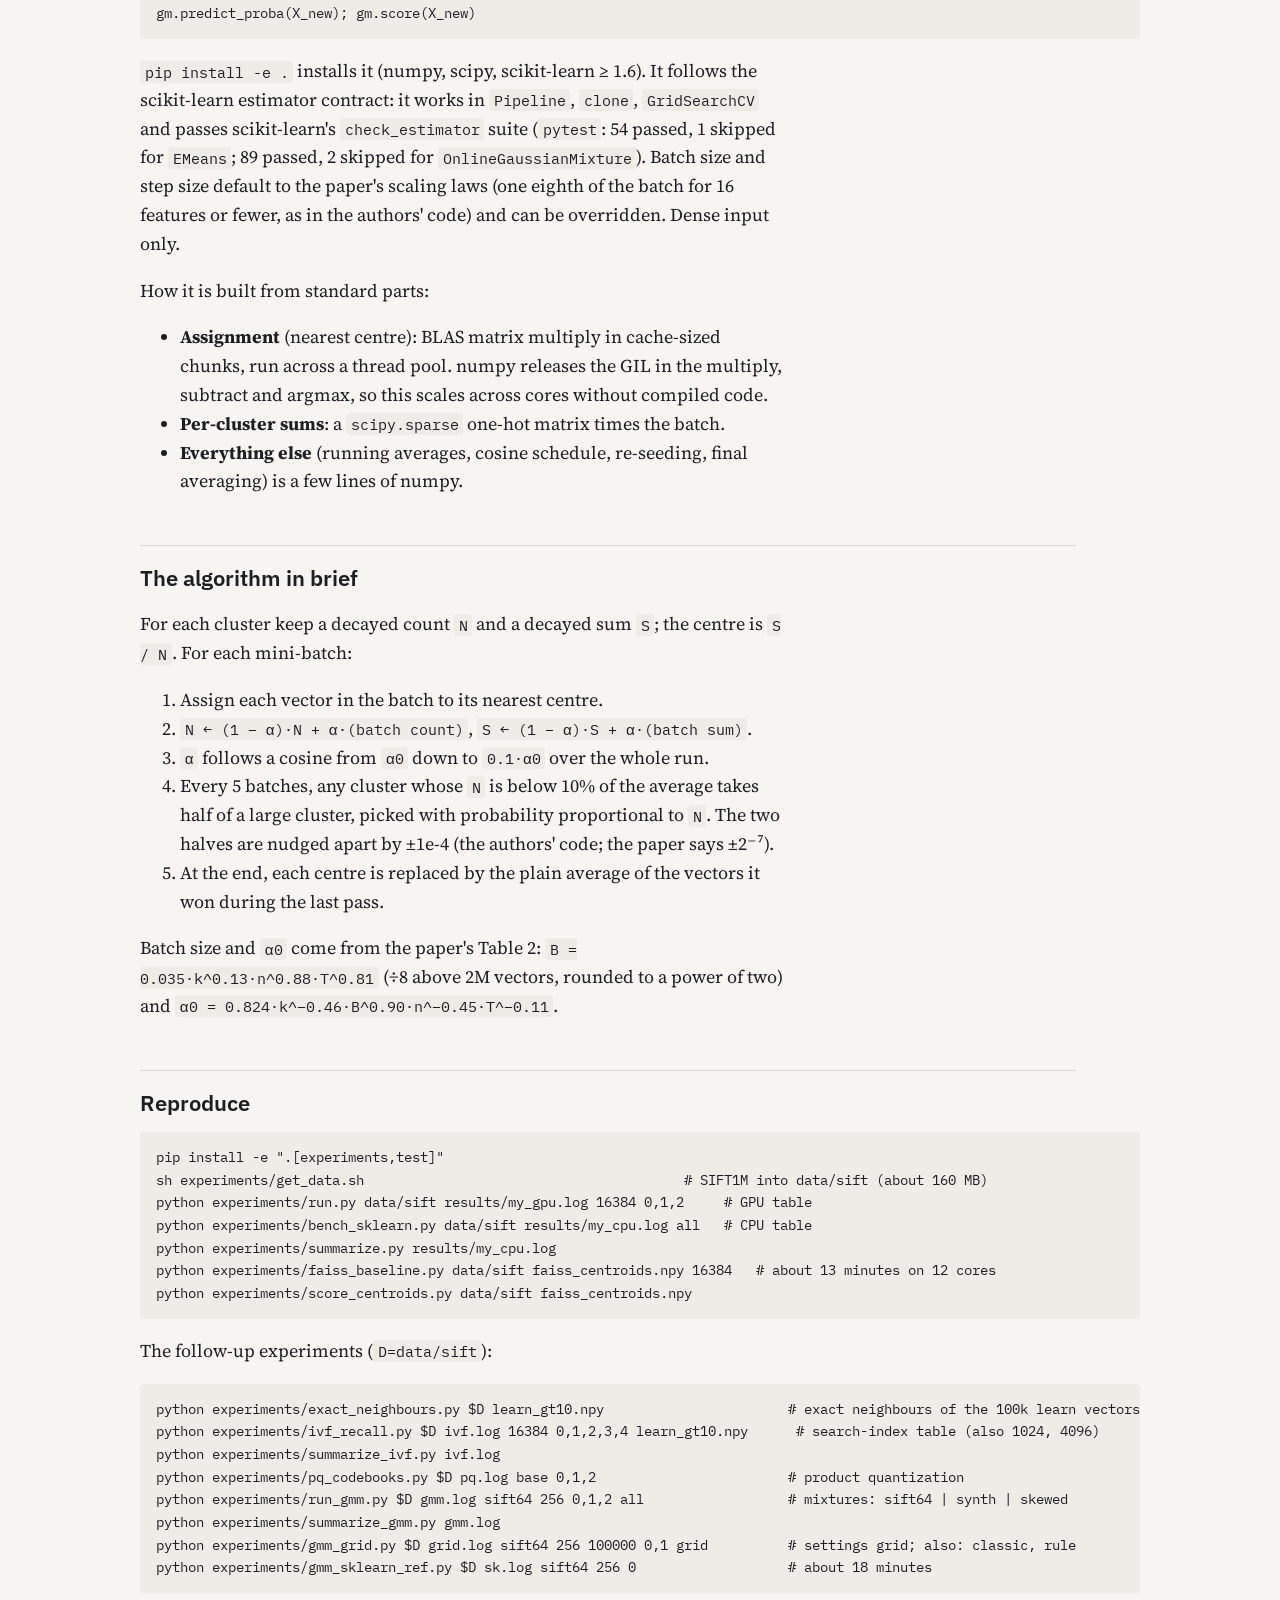
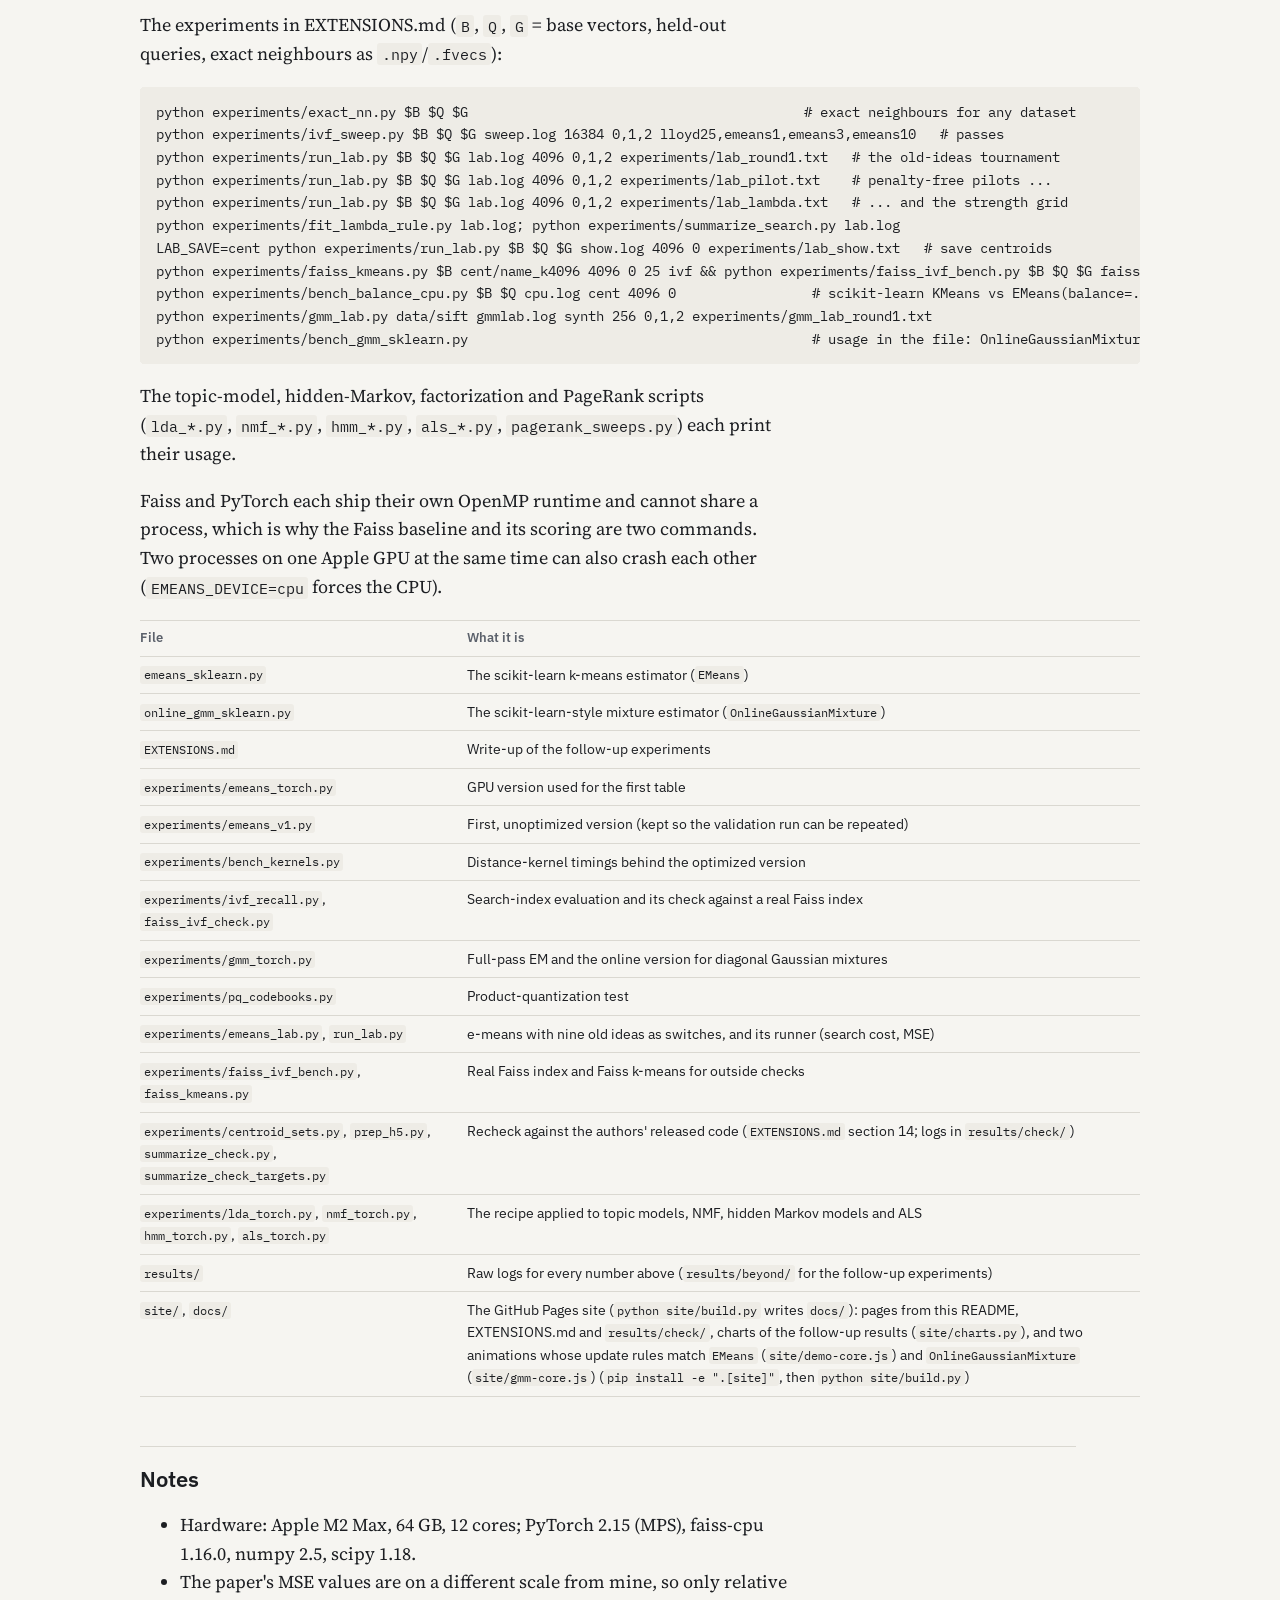
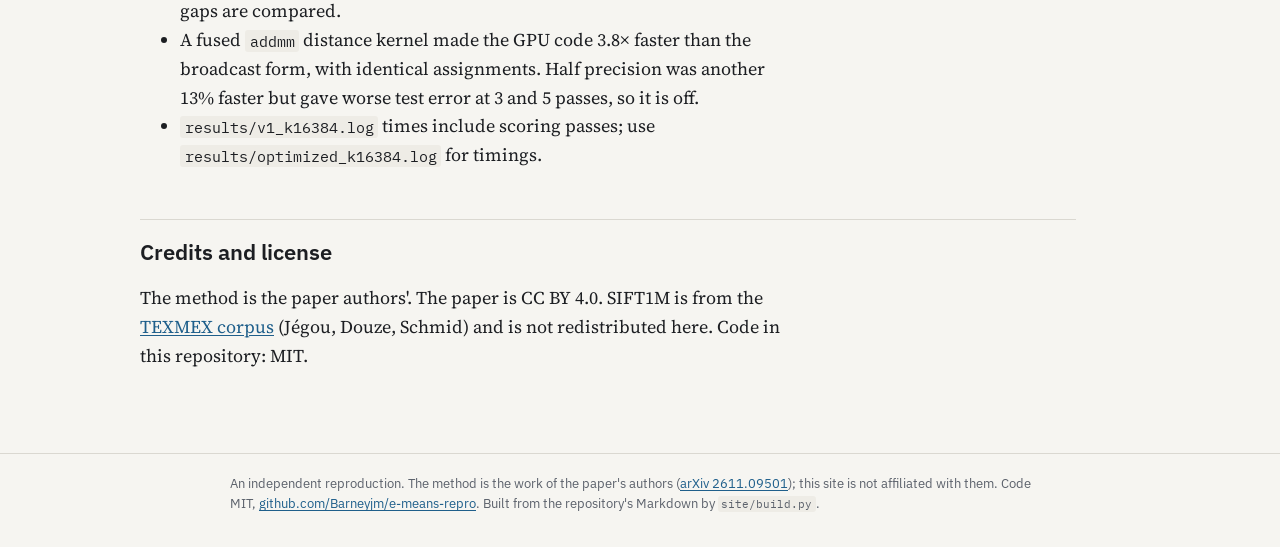
<file: docs/reproduction.html>
<!doctype html>
<html lang="en">
<head>
<meta charset="utf-8">
<meta name="viewport" content="width=device-width, initial-scale=1">
<title>e-means: reproduction notes</title>
<meta name="description" content="What the e-means paper claims and what an independent re-implementation measured.">
<link rel="preconnect" href="https://fonts.googleapis.com"><link rel="preconnect" href="https://fonts.gstatic.com" crossorigin><link rel="stylesheet" href="https://fonts.googleapis.com/css2?family=IBM+Plex+Mono:wght@400;500&family=IBM+Plex+Sans:wght@400;500;600&family=Source+Serif+4:ital,opsz,wght@0,8..60,400;0,8..60,600;1,8..60,400&display=swap">
<link rel="stylesheet" href="style.css">
</head>
<body>
<header class="site"><div class="wrap"><a class="name" href="index.html">e-means-repro</a><nav><a href="index.html">Overview</a><a href="demo.html">k-means demo</a><a href="followups.html">Other algorithms</a><a href="reproduction.html" aria-current=page>Reproduction</a><a href="extensions.html">Full write-up</a><a href="https://github.com/Barneyjm/e-means-repro">Code</a></nav></div></header>
<main class="wrap doc">
<h1 id="e-means-repro">e-means-repro</h1>
<p>An independent check of the paper <strong>"e-means: outperforming k-means (in one-tenth the epochs)"</strong>
(Bessa, Mazaré, Szilvasy, Touvron, Picard, Douze, Jégou; <a href="https://arxiv.org/abs/2611.09501">arXiv 2611.09501</a>, Nov 2026),
plus a version of the algorithm that drops into scikit-learn, and follow-up experiments on whether the same recipe
helps search indexes, product quantization, Gaussian mixtures, topic models, hidden Markov models and recommender
factorization. The longer follow-up write-up is <a href="extensions.html">EXTENSIONS.md</a>. Both are also on the project site,
https://barneyjm.github.io/e-means-repro/.</p>
<p>Everything here was written from the text of the paper. It is <strong>not the authors' code</strong>. Theirs is in the Faiss
repository (<code>contrib/e_means</code>); the Faiss release installed here (1.16.0) does not ship it. I later read it and list the differences in
<a href="extensions.html#12-my-implementation-against-the-authors-code">EXTENSIONS.md</a>, then ran it next to mine
(<a href="extensions.html#14-recheck-with-the-authors-code-and-what-it-changed">section 14</a>).</p>
<h2 id="what-the-paper-claims">What the paper claims</h2>
<p>k-means groups vectors into <code>k</code> clusters. The standard method (Lloyd's algorithm) passes over the whole dataset about
25 times. The paper says a mini-batch variant with a decaying running average, a cosine step schedule and a rule that
re-seeds near-empty clusters reaches a <em>better</em> result in 2–3 passes.</p>
<h2 id="what-i-measured">What I measured</h2>
<p>SIFT1M (1,000,000 vectors, 128 dimensions), <code>k</code> = 16,384, random initialization everywhere.
"MSE" is the mean squared distance from a vector to its nearest centre; lower is better.
"Test" uses the 10,000 SIFT query vectors, which the clustering never sees.</p>
<h3 id="gpu-pytorch-on-an-apple-m2-max-3-seeds">GPU (PyTorch on an Apple M2 Max), 3 seeds</h3>
<p>Same distance kernel for both methods. Time is training only.</p>
<div class="table-wrap"><table>
<thead>
<tr>
<th>Method</th>
<th>Passes</th>
<th>Time</th>
<th>Speedup</th>
<th>Test MSE vs Lloyd</th>
<th>Train MSE vs Lloyd</th>
<th>Clusters with &lt; 10 points</th>
</tr>
</thead>
<tbody>
<tr>
<td>Lloyd</td>
<td>25</td>
<td>18.46 s</td>
<td>–</td>
<td>41,711</td>
<td>38,260</td>
<td>182</td>
</tr>
<tr>
<td>e-means</td>
<td>1</td>
<td>0.83 s</td>
<td>22×</td>
<td>+0.80%</td>
<td>+3.51%</td>
<td>257</td>
</tr>
<tr>
<td>e-means</td>
<td>2</td>
<td>1.62 s</td>
<td>11.4×</td>
<td>−0.09%</td>
<td>+0.39%</td>
<td>53</td>
</tr>
<tr>
<td>e-means</td>
<td>3</td>
<td>2.33 s</td>
<td>7.9×</td>
<td>−0.37%</td>
<td>−0.26%</td>
<td>40</td>
</tr>
<tr>
<td>e-means</td>
<td>5</td>
<td>3.86 s</td>
<td>4.8×</td>
<td>−0.44%</td>
<td>−1.03%</td>
<td>21</td>
</tr>
</tbody>
</table></div>
<p>The paper reports −0.35% at 3 passes for this dataset and <code>k</code> (its Table 5, against Flash-KMeans at 25 iterations).
I measured −0.37% against my own Lloyd baseline. The paper says 1.4–2.6 passes are enough to match 25 Lloyd
iterations; here it took 2 passes on test error and 3 on training error.</p>
<p>Faiss's own CPU k-means, run as an outside reference for the baseline (25 iterations, no subsampling, seed 0),
gave test 41,704 and train 38,256, which is within 0.02% of the Lloyd row above.</p>
<p>With re-seeding of near-empty clusters switched off (100,000 vectors, <code>k</code> = 1,024), 182 clusters stayed empty and the
error was about 2% worse, which matches the direction and rough size of the paper's ablation.</p>
<h3 id="cpu-numpy--scipy--scikit-learn-only-seed-0">CPU (numpy + scipy + scikit-learn only), seed 0</h3>
<p><code>emeans_sklearn.EMeans</code> against scikit-learn 1.9.1 on the same machine (12 cores).</p>
<div class="table-wrap"><table>
<thead>
<tr>
<th>Data</th>
<th>Method</th>
<th>Time</th>
<th>Test MSE</th>
<th>Train MSE</th>
</tr>
</thead>
<tbody>
<tr>
<td>1M, k = 16,384</td>
<td><code>KMeans(init="random", max_iter=25)</code></td>
<td>112.7 s</td>
<td>41,658</td>
<td>38,254</td>
</tr>
<tr>
<td></td>
<td><code>EMeans(n_epochs=2)</code></td>
<td>9.7 s</td>
<td>41,661 (+0.01%)</td>
<td>38,414 (+0.42%)</td>
</tr>
<tr>
<td></td>
<td><code>EMeans(n_epochs=3)</code></td>
<td>12.5 s</td>
<td>41,581 (−0.19%)</td>
<td>38,148 (−0.28%)</td>
</tr>
<tr>
<td>1M, k = 4,096</td>
<td><code>KMeans(init="random", max_iter=25)</code></td>
<td>26.1 s</td>
<td>45,626</td>
<td>44,389</td>
</tr>
<tr>
<td></td>
<td><code>MiniBatchKMeans()</code></td>
<td>42.0 s</td>
<td>46,082 (+1.00%)</td>
<td>45,335 (+2.13%)</td>
</tr>
<tr>
<td></td>
<td><code>EMeans(n_epochs=3)</code></td>
<td>4.2 s</td>
<td>45,472 (−0.34%)</td>
<td>44,375 (−0.03%)</td>
</tr>
<tr>
<td>100k, k = 1,024 (3 seeds)</td>
<td><code>KMeans(init="random", max_iter=25)</code></td>
<td>0.81 s</td>
<td>49,409</td>
<td>49,525</td>
</tr>
<tr>
<td></td>
<td><code>KMeans()</code> (k-means++, to convergence)</td>
<td>18.5 s</td>
<td>49,293 (−0.24%)</td>
<td>49,402 (−0.25%)</td>
</tr>
<tr>
<td></td>
<td><code>MiniBatchKMeans()</code></td>
<td>1.41 s</td>
<td>50,872 (+2.96%)</td>
<td>50,944 (+2.87%)</td>
</tr>
<tr>
<td></td>
<td><code>EMeans(n_epochs=3)</code></td>
<td>0.40 s</td>
<td>49,313 (−0.19%)</td>
<td>49,450 (−0.15%)</td>
</tr>
</tbody>
</table></div>
<p>So in plain numpy, three passes of e-means are 6–9× faster than scikit-learn's 25-iteration <code>KMeans</code> at a million
vectors and end slightly better. scikit-learn's default k-means++ run to convergence is still a little better at
100k, at 46× the time.</p>
<p>On small data there is nothing to gain. On <code>load_digits</code> (1,797 × 64, k = 10) and 2-D blobs (10,000 points, k = 8),
10 seeds each, everything finishes in about 10 ms, and <code>EMeans</code> with random initialization
lands in a poor local minimum about as often as <code>KMeans</code> does (mean MSE 2.03 vs 1.90 on the blobs, 658 vs 658 on
digits). The paper says its batch-size and step-size formulas are not tuned for tiny or low-dimensional data. Use
this for large <code>n</code> and large <code>k</code>.</p>
<h2 id="beyond-the-paper-does-the-recipe-carry-over">Beyond the paper: does the recipe carry over?</h2>
<p>The paper's main results are clustering error. Its Appendix L also reports search recall for IVF indexes on eleven other
datasets (e-means reaches the recall of a converged k-means sooner); it does not report scan cost or list balance.
These are my own follow-up experiments, not claims from the paper. Raw logs
and full tables are in <code>results/beyond/</code>. All runs: Apple M2 Max GPU, random initialization, SIFT1M unless stated.</p>
<p>The three experiments below came first. A second, larger round is written up in <a href="extensions.html">EXTENSIONS.md</a>:</p>
<ul>
<li>Search indexes on six datasets, checked in a real Faiss index against Faiss's own k-means.</li>
<li>A dozen old ideas tried on top of the recipe. One helped on some data: a cluster-size penalty
  (<code>EMeans(balance=0.3)</code>), worth roughly 3–10% of search cost on SIFT, news and landmark embeddings, nothing on
  question embeddings, and a loss on Last.fm. Its one large result (60–80% on the New York Times dataset) comes
  from duplicate rows in that file.</li>
<li>The recipe applied to NMF and hidden Markov models (works), ALS (partly), LDA (no real gain), PageRank (does not apply).</li>
<li><code>OnlineGaussianMixture</code>, a scikit-learn-style mixture estimator: about 250× faster than <code>GaussianMixture</code> at 1M rows.</li>
<li>More passes: gains shrink after three and are nearly flat after eight.</li>
<li>A comparison with the authors' released code (EXTENSIONS.md section 12), and both run side by side in real Faiss
  indexes (section 14). Plain e-means holds up there as the paper says.</li>
</ul>
<h3 id="1-does-a-search-index-built-on-the-centroids-get-better">1. Does a search index built on the centroids get better?</h3>
<p>The usual reason to run k-means at this scale is a vector-search index (IVF): each database vector is filed under its
nearest centroid, and a query scans only the nearest few lists. What matters is how many vectors you must scan to
reach a given recall. I filed the 1M base vectors under each set of centroids and searched with 100,000 held-out
vectors (the SIFT learn set, with exact neighbours recomputed). 5 seeds; change is against Lloyd 25, paired by seed.</p>
<div class="table-wrap"><table>
<thead>
<tr>
<th>k</th>
<th>Method</th>
<th>Train time</th>
<th>Test MSE</th>
<th>Vectors scanned for 95% recall@1</th>
<th>for 95% recall@10</th>
</tr>
</thead>
<tbody>
<tr>
<td>1,024</td>
<td>Lloyd 25</td>
<td>1.41 s</td>
<td>50,765</td>
<td>14,870</td>
<td>19,682</td>
</tr>
<tr>
<td></td>
<td>Lloyd 10</td>
<td>0.57 s</td>
<td>+0.42%</td>
<td>+3.6% ± 0.8</td>
<td>+3.7% ± 0.4</td>
</tr>
<tr>
<td></td>
<td>e-means 1 pass</td>
<td>0.14 s</td>
<td>+0.49%</td>
<td>+4.9% ± 1.3</td>
<td>+4.2% ± 0.8</td>
</tr>
<tr>
<td></td>
<td>e-means 3 passes</td>
<td>0.30 s</td>
<td>−0.09%</td>
<td>−0.1% ± 1.2</td>
<td>−0.2% ± 0.3</td>
</tr>
<tr>
<td></td>
<td>e-means 5 passes</td>
<td>0.56 s</td>
<td>−0.12%</td>
<td>−0.9% ± 0.5</td>
<td>−1.1% ± 0.6</td>
</tr>
<tr>
<td>4,096</td>
<td>Lloyd 25</td>
<td>4.86 s</td>
<td>45,535</td>
<td>7,691</td>
<td>11,049</td>
</tr>
<tr>
<td></td>
<td>Lloyd 10</td>
<td>1.95 s</td>
<td>+0.35%</td>
<td>+2.5% ± 1.2</td>
<td>+3.4% ± 0.3</td>
</tr>
<tr>
<td></td>
<td>e-means 1 pass</td>
<td>0.29 s</td>
<td>+0.62%</td>
<td>+6.7% ± 1.2</td>
<td>+5.9% ± 0.6</td>
</tr>
<tr>
<td></td>
<td>e-means 3 passes</td>
<td>0.68 s</td>
<td>−0.06%</td>
<td>+0.4% ± 0.9</td>
<td>+0.6% ± 0.5</td>
</tr>
<tr>
<td></td>
<td>e-means 5 passes</td>
<td>1.13 s</td>
<td>−0.19%</td>
<td>−1.3% ± 1.3</td>
<td>−1.2% ± 0.4</td>
</tr>
<tr>
<td>16,384</td>
<td>Lloyd 25</td>
<td>18.47 s</td>
<td>41,694</td>
<td>3,945</td>
<td>6,144</td>
</tr>
<tr>
<td></td>
<td>Lloyd 10</td>
<td>7.40 s</td>
<td>+0.11%</td>
<td>+3.0% ± 0.7</td>
<td>+2.5% ± 0.2</td>
</tr>
<tr>
<td></td>
<td>e-means 1 pass</td>
<td>0.82 s</td>
<td>+0.82%</td>
<td>+11.7% ± 2.0</td>
<td>+10.7% ± 0.4</td>
</tr>
<tr>
<td></td>
<td>e-means 3 passes</td>
<td>2.33 s</td>
<td>−0.32%</td>
<td>−3.6% ± 1.3</td>
<td>−3.0% ± 0.4</td>
</tr>
<tr>
<td></td>
<td>e-means 5 passes</td>
<td>3.86 s</td>
<td>−0.35%</td>
<td>−6.0% ± 0.6</td>
<td>−5.3% ± 0.5</td>
</tr>
</tbody>
</table></div>
<ul>
<li>Three passes give an index as good as 25 Lloyd iterations at <code>k</code> = 1,024 and 4,096, and one that scans 3–4% fewer
  vectors at <code>k</code> = 16,384 (6% fewer at five passes), for 5–8× less training time.</li>
<li>One pass is not enough: the index scans 5–12% more.</li>
<li>A clustering-error gap of a few tenths of a percent turns into a scan-cost gap about ten times larger.</li>
<li>Lloyd with 10 iterations (the Faiss default for index training) scans about 3% more than Lloyd 25 and takes
  longer than three e-means passes.</li>
<li>Check on the method: for one set of centroids a real <code>faiss.IndexIVFFlat</code> returned the same recall and the same
  number of distance computations as my calculation, at every setting tried (<code>experiments/faiss_ivf_check.py</code>).</li>
</ul>
<h3 id="2-product-quantization-codebooks-small-k-low-dimension">2. Product-quantization codebooks (small <code>k</code>, low dimension)</h3>
<p>16 sub-vectors of 8 dimensions, 256 codes each. This is outside the range the paper's formulas were fitted on.
Error is the held-out reconstruction error summed over the 16 codebooks; 3 seeds.</p>
<div class="table-wrap"><table>
<thead>
<tr>
<th>Trained on</th>
<th>Lloyd 10</th>
<th>Lloyd 25</th>
<th>Lloyd 100</th>
<th>e-means 1</th>
<th>e-means 2</th>
<th>e-means 3</th>
<th>e-means 5</th>
<th>e-means 10</th>
</tr>
</thead>
<tbody>
<tr>
<td>1M vectors</td>
<td>+2.02%</td>
<td>10,555</td>
<td>−1.00%</td>
<td>+0.77%</td>
<td>−0.34%</td>
<td>−0.73%</td>
<td>−0.57%</td>
<td>−1.00%</td>
</tr>
<tr>
<td>time</td>
<td>2.7 s</td>
<td>7.1 s</td>
<td>30.9 s</td>
<td>1.9 s</td>
<td>1.7 s</td>
<td>2.4 s</td>
<td>2.9 s</td>
<td>5.4 s</td>
</tr>
<tr>
<td>100k vectors</td>
<td>+2.11%</td>
<td>10,441</td>
<td>−0.99%</td>
<td>+2.95%</td>
<td>+0.49%</td>
<td>−0.25%</td>
<td>−0.87%</td>
<td>−0.72%</td>
</tr>
<tr>
<td>time</td>
<td>0.70 s</td>
<td>1.70 s</td>
<td>6.72 s</td>
<td>0.72 s</td>
<td>0.73 s</td>
<td>1.06 s</td>
<td>1.05 s</td>
<td>1.23 s</td>
</tr>
</tbody>
</table></div>
<p>Three passes beat Lloyd 25 here too (seed spread is under 0.1%), and ten passes equal Lloyd 100 on the 1M set.
The result is not monotonic in the number of passes (5 is worse than 3 on 1M), because the formula changes the
batch size with the pass count. Timings at this size are dominated by per-call overhead. The authors' code uses
one eighth of this batch size in low dimension; with that rule three passes beat Lloyd 100 and every extra pass
helps (<a href="extensions.html#6-product-quantization">EXTENSIONS.md</a>).</p>
<h3 id="3-the-same-recipe-for-gaussian-mixtures-em">3. The same recipe for Gaussian mixtures (EM)</h3>
<p>k-means is the hard-assignment special case of fitting a Gaussian mixture. I applied the same five ingredients to
EM for diagonal-covariance mixtures (<code>experiments/gmm_torch.py</code>): per-batch updates of decayed totals (weight, sum,
sum of squares), the cosine step curve, revival of starved components every 5 batches, a final clean-up from the
plain totals of the last pass, and the paper's batch-size and step-size formulas unchanged.</p>
<p>Score: mean log-likelihood per held-out vector (higher is better). 1M training vectors, 64 dimensions, 3 seeds.
<code>sift64</code> is SIFT reduced to 64 whitened PCA dimensions. <code>synth</code> and <code>skewed</code> are drawn from known 256-component
mixtures (near-equal and very unequal component weights), so the best possible score is known.
My full-pass EM matches scikit-learn's <code>GaussianMixture</code> to 5 decimals from the same start.</p>
<div class="table-wrap"><table>
<thead>
<tr>
<th>Data</th>
<th>Best possible</th>
<th>EM 25 passes</th>
<th>EM 100</th>
<th>EM 200</th>
<th>Online 1 pass</th>
<th>Online 3</th>
<th>Online 10</th>
<th>EM passes needed to match online 3</th>
</tr>
</thead>
<tbody>
<tr>
<td>sift64, K = 256</td>
<td>–</td>
<td>−80.971</td>
<td>−80.838</td>
<td>−80.820</td>
<td>−81.227</td>
<td>−80.877</td>
<td>−80.838</td>
<td>50–57</td>
</tr>
<tr>
<td>time</td>
<td></td>
<td>1.95 s</td>
<td>7.80 s</td>
<td>15.6 s</td>
<td>0.13 s</td>
<td>0.31 s</td>
<td>0.96 s</td>
<td></td>
</tr>
<tr>
<td>sift64, K = 1,024</td>
<td>–</td>
<td>−78.270</td>
<td>−78.130</td>
<td>−78.110</td>
<td>−78.699</td>
<td>−78.196</td>
<td>−78.181</td>
<td>38–44</td>
</tr>
<tr>
<td>time</td>
<td></td>
<td>8.06 s</td>
<td>32.1 s</td>
<td>64.2 s</td>
<td>0.45 s</td>
<td>1.11 s</td>
<td>3.17 s</td>
<td></td>
</tr>
<tr>
<td>synth, K = 256</td>
<td>−87.780</td>
<td>−89.240</td>
<td>−89.183</td>
<td>−89.147</td>
<td>−89.659</td>
<td>−88.951</td>
<td>−88.869</td>
<td>not reached in 200</td>
</tr>
<tr>
<td>skewed, K = 256</td>
<td>−86.758</td>
<td>−87.454</td>
<td>−87.431</td>
<td>−87.429</td>
<td>−88.118</td>
<td>−87.313</td>
<td>−87.255</td>
<td>not reached in 200</td>
</tr>
</tbody>
</table></div>
<ul>
<li>On SIFT, three online passes equal 40–57 passes of ordinary EM, about 12× less time for the same quality.
  With many more passes ordinary EM ends slightly ahead (by 0.04–0.07 at 100 passes).</li>
<li>On both synthetic sets the online version ends at a <em>better</em> solution than ordinary EM reaches in 200 passes,
  because revival moves components out of crowded regions. Neither gets close to the true model.</li>
<li>One pass is not enough, as with k-means.</li>
</ul>
<p>Which ingredients matter (3 passes; change in held-out log-likelihood when one thing is altered):</p>
<div class="table-wrap"><table>
<thead>
<tr>
<th>Change</th>
<th>sift64 K=256</th>
<th>sift64 K=1,024</th>
<th>synth</th>
<th>skewed</th>
</tr>
</thead>
<tbody>
<tr>
<td>Constant step instead of cosine</td>
<td>−0.065</td>
<td>−0.399</td>
<td>+0.135</td>
<td>−0.204</td>
</tr>
<tr>
<td>No revival</td>
<td>−0.101</td>
<td>−0.518</td>
<td>−0.460</td>
<td>−0.198</td>
</tr>
<tr>
<td>Paper's tiny split (±2⁻⁷) instead of ±0.5 standard deviations</td>
<td>+0.005</td>
<td>+0.004</td>
<td>−0.252</td>
<td>−0.152</td>
</tr>
<tr>
<td>No last-pass clean-up</td>
<td>−0.004</td>
<td>−0.003</td>
<td>−0.030</td>
<td>−0.509</td>
</tr>
<tr>
<td>Revival threshold 1% instead of 10%</td>
<td>−0.001</td>
<td>−0.005</td>
<td>−0.149</td>
<td>−0.073</td>
</tr>
<tr>
<td>Textbook step rule <code>(t+2)^−κ</code>, best κ, no revival</td>
<td>−0.218</td>
<td>−0.409</td>
<td>−0.377</td>
<td>−0.164</td>
</tr>
</tbody>
</table></div>
<p>Revival is the ingredient that matters everywhere. The cosine curve helps in three of four cases. The last-pass
clean-up matters only when component weights are very unequal.</p>
<p>Three further checks:</p>
<ul>
<li><strong>The paper's formulas, fitted for k-means, are close to the best settings but not on them.</strong> A grid on 100k
  vectors (<code>results/beyond/gmm_grid_100k.md</code>) shows a ridge where batch size and step size shrink together.
  A 4× smaller batch with a 4× smaller step, tested on 1M, was better at 2–10 passes for K = 1,024 (+0.02) and
  on synth at 3 passes (+0.09), mixed for sift64 K = 256 (+0.03 to −0.02), and 10–80% slower. I did not fit a new
  formula.</li>
<li><strong>The textbook online-EM step rule is not the main problem; the missing revival is.</strong> Given small batches the
  textbook rule without revival is far worse (−0.2 to −3.0 on sift64, −0.4 to −4.4 on synth). With revival added
  and its best batch size it comes within 0.04 of the cosine recipe on sift64 at 2–4× the time, and beats the
  default recipe on synth (+0.17 at 5× the time).</li>
<li><strong>scikit-learn with its usual settings</strong> (<code>GaussianMixture</code>, CPU, k-means start, to convergence; one seed, different
  hardware and precision, so the times are not a like-for-like speed comparison): sift64 K = 256 −80.871 after 65
  passes and 526 s; synth −89.292 (160 s); skewed −87.514 (163 s). Three online passes from a random start score
  −80.877, −88.951 and −87.313.</li>
</ul>
<h2 id="what-i-did-not-test">What I did not test</h2>
<ul>
<li>Billion-vector runs, and the approximate (IVF) assignment the paper uses there.</li>
<li>The paper's GPU comparison against Flash-KMeans, or any k-means++ baseline at 1M.</li>
<li>The paper's own benchmark datasets other than SIFT (EXTENSIONS.md adds five more public sets for search).</li>
<li>The CPU numbers at 1M are one seed each.</li>
<li>An end-to-end index with compressed vectors (IVF-PQ), graph indexes, or real query logs.</li>
<li>Mixtures with full covariance matrices, a downstream task that uses the mixture, or more than 3 seeds.</li>
<li>Ordinary EM from a k-means start on the GPU (the scikit-learn row above is the only such run).</li>
</ul>
<h2 id="use-it">Use it</h2>
<pre><code class="language-python">from emeans_sklearn import EMeans

km = EMeans(n_clusters=4096, n_epochs=3, random_state=0).fit(X)   # X: (n_samples, n_features) float32 or float64
km.cluster_centers_, km.labels_, km.inertia_
km.predict(X_new); km.transform(X_new); km.score(X_new)

EMeans(n_clusters=4096, balance=0.3)        # not in the paper: a size penalty; helps on some data, hurts on other (EXTENSIONS.md, sections 5 and 14)

from online_gmm_sklearn import OnlineGaussianMixture               # same recipe for diagonal Gaussian mixtures (section 7)
gm = OnlineGaussianMixture(n_components=256, n_epochs=3, random_state=0).fit(X)
gm.predict_proba(X_new); gm.score(X_new)
</code></pre>
<p><code>pip install -e .</code> installs it (numpy, scipy, scikit-learn ≥ 1.6). It follows the scikit-learn estimator
contract: it works in <code>Pipeline</code>, <code>clone</code>, <code>GridSearchCV</code> and passes scikit-learn's <code>check_estimator</code> suite
(<code>pytest</code>: 54 passed, 1 skipped for <code>EMeans</code>; 89 passed, 2 skipped for <code>OnlineGaussianMixture</code>). Batch size and step
size default to the paper's scaling laws (one eighth of the batch for 16 features or fewer, as in the authors' code)
and can be overridden. Dense input only.</p>
<p>How it is built from standard parts:</p>
<ul>
<li><strong>Assignment</strong> (nearest centre): BLAS matrix multiply in cache-sized chunks, run across a thread pool. numpy
  releases the GIL in the multiply, subtract and argmax, so this scales across cores without compiled code.</li>
<li><strong>Per-cluster sums</strong>: a <code>scipy.sparse</code> one-hot matrix times the batch.</li>
<li><strong>Everything else</strong> (running averages, cosine schedule, re-seeding, final averaging) is a few lines of numpy.</li>
</ul>
<h2 id="the-algorithm-in-brief">The algorithm in brief</h2>
<p>For each cluster keep a decayed count <code>N</code> and a decayed sum <code>S</code>; the centre is <code>S / N</code>. For each mini-batch:</p>
<ol>
<li>Assign each vector in the batch to its nearest centre.</li>
<li><code>N ← (1 − α)·N + α·(batch count)</code>, <code>S ← (1 − α)·S + α·(batch sum)</code>.</li>
<li><code>α</code> follows a cosine from <code>α0</code> down to <code>0.1·α0</code> over the whole run.</li>
<li>Every 5 batches, any cluster whose <code>N</code> is below 10% of the average takes half of a large cluster, picked with
   probability proportional to <code>N</code>. The two halves are nudged apart by ±1e-4 (the authors' code; the paper says ±2⁻⁷).</li>
<li>At the end, each centre is replaced by the plain average of the vectors it won during the last pass.</li>
</ol>
<p>Batch size and <code>α0</code> come from the paper's Table 2:
<code>B = 0.035·k^0.13·n^0.88·T^0.81</code> (÷8 above 2M vectors, rounded to a power of two) and
<code>α0 = 0.824·k^−0.46·B^0.90·n^−0.45·T^−0.11</code>.</p>
<h2 id="reproduce">Reproduce</h2>
<pre><code class="language-sh">pip install -e &quot;.[experiments,test]&quot;
sh experiments/get_data.sh                                        # SIFT1M into data/sift (about 160 MB)
python experiments/run.py data/sift results/my_gpu.log 16384 0,1,2     # GPU table
python experiments/bench_sklearn.py data/sift results/my_cpu.log all   # CPU table
python experiments/summarize.py results/my_cpu.log
python experiments/faiss_baseline.py data/sift faiss_centroids.npy 16384   # about 13 minutes on 12 cores
python experiments/score_centroids.py data/sift faiss_centroids.npy
</code></pre>
<p>The follow-up experiments (<code>D=data/sift</code>):</p>
<pre><code class="language-sh">python experiments/exact_neighbours.py $D learn_gt10.npy                       # exact neighbours of the 100k learn vectors
python experiments/ivf_recall.py $D ivf.log 16384 0,1,2,3,4 learn_gt10.npy      # search-index table (also 1024, 4096)
python experiments/summarize_ivf.py ivf.log
python experiments/pq_codebooks.py $D pq.log base 0,1,2                        # product quantization
python experiments/run_gmm.py $D gmm.log sift64 256 0,1,2 all                  # mixtures: sift64 | synth | skewed
python experiments/summarize_gmm.py gmm.log
python experiments/gmm_grid.py $D grid.log sift64 256 100000 0,1 grid          # settings grid; also: classic, rule
python experiments/gmm_sklearn_ref.py $D sk.log sift64 256 0                   # about 18 minutes
</code></pre>
<p>The experiments in EXTENSIONS.md (<code>B</code>, <code>Q</code>, <code>G</code> = base vectors, held-out queries, exact neighbours as <code>.npy</code>/<code>.fvecs</code>):</p>
<pre><code class="language-sh">python experiments/exact_nn.py $B $Q $G                                          # exact neighbours for any dataset
python experiments/ivf_sweep.py $B $Q $G sweep.log 16384 0,1,2 lloyd25,emeans1,emeans3,emeans10   # passes
python experiments/run_lab.py $B $Q $G lab.log 4096 0,1,2 experiments/lab_round1.txt   # the old-ideas tournament
python experiments/run_lab.py $B $Q $G lab.log 4096 0,1,2 experiments/lab_pilot.txt    # penalty-free pilots ...
python experiments/run_lab.py $B $Q $G lab.log 4096 0,1,2 experiments/lab_lambda.txt   # ... and the strength grid
python experiments/fit_lambda_rule.py lab.log; python experiments/summarize_search.py lab.log
LAB_SAVE=cent python experiments/run_lab.py $B $Q $G show.log 4096 0 experiments/lab_show.txt   # save centroids
python experiments/faiss_kmeans.py $B cent/name_k4096 4096 0 25 ivf &amp;&amp; python experiments/faiss_ivf_bench.py $B $Q $G faiss.log cent/*.npy
python experiments/bench_balance_cpu.py $B $Q cpu.log cent 4096 0                 # scikit-learn KMeans vs EMeans(balance=...)
python experiments/gmm_lab.py data/sift gmmlab.log synth 256 0,1,2 experiments/gmm_lab_round1.txt
python experiments/bench_gmm_sklearn.py                                           # usage in the file: OnlineGaussianMixture vs scikit-learn
</code></pre>
<p>The topic-model, hidden-Markov, factorization and PageRank scripts (<code>lda_*.py</code>, <code>nmf_*.py</code>, <code>hmm_*.py</code>, <code>als_*.py</code>,
<code>pagerank_sweeps.py</code>) each print their usage.</p>
<p>Faiss and PyTorch each ship their own OpenMP runtime and cannot share a process, which is why the Faiss baseline and
its scoring are two commands. Two processes on one Apple GPU at the same time can also crash each other
(<code>EMEANS_DEVICE=cpu</code> forces the CPU).</p>
<div class="table-wrap"><table>
<thead>
<tr>
<th>File</th>
<th>What it is</th>
</tr>
</thead>
<tbody>
<tr>
<td><code>emeans_sklearn.py</code></td>
<td>The scikit-learn k-means estimator (<code>EMeans</code>)</td>
</tr>
<tr>
<td><code>online_gmm_sklearn.py</code></td>
<td>The scikit-learn-style mixture estimator (<code>OnlineGaussianMixture</code>)</td>
</tr>
<tr>
<td><code>EXTENSIONS.md</code></td>
<td>Write-up of the follow-up experiments</td>
</tr>
<tr>
<td><code>experiments/emeans_torch.py</code></td>
<td>GPU version used for the first table</td>
</tr>
<tr>
<td><code>experiments/emeans_v1.py</code></td>
<td>First, unoptimized version (kept so the validation run can be repeated)</td>
</tr>
<tr>
<td><code>experiments/bench_kernels.py</code></td>
<td>Distance-kernel timings behind the optimized version</td>
</tr>
<tr>
<td><code>experiments/ivf_recall.py</code>, <code>faiss_ivf_check.py</code></td>
<td>Search-index evaluation and its check against a real Faiss index</td>
</tr>
<tr>
<td><code>experiments/gmm_torch.py</code></td>
<td>Full-pass EM and the online version for diagonal Gaussian mixtures</td>
</tr>
<tr>
<td><code>experiments/pq_codebooks.py</code></td>
<td>Product-quantization test</td>
</tr>
<tr>
<td><code>experiments/emeans_lab.py</code>, <code>run_lab.py</code></td>
<td>e-means with nine old ideas as switches, and its runner (search cost, MSE)</td>
</tr>
<tr>
<td><code>experiments/faiss_ivf_bench.py</code>, <code>faiss_kmeans.py</code></td>
<td>Real Faiss index and Faiss k-means for outside checks</td>
</tr>
<tr>
<td><code>experiments/centroid_sets.py</code>, <code>prep_h5.py</code>, <code>summarize_check.py</code>, <code>summarize_check_targets.py</code></td>
<td>Recheck against the authors' released code (<code>EXTENSIONS.md</code> section 14; logs in <code>results/check/</code>)</td>
</tr>
<tr>
<td><code>experiments/lda_torch.py</code>, <code>nmf_torch.py</code>, <code>hmm_torch.py</code>, <code>als_torch.py</code></td>
<td>The recipe applied to topic models, NMF, hidden Markov models and ALS</td>
</tr>
<tr>
<td><code>results/</code></td>
<td>Raw logs for every number above (<code>results/beyond/</code> for the follow-up experiments)</td>
</tr>
<tr>
<td><code>site/</code>, <code>docs/</code></td>
<td>The GitHub Pages site (<code>python site/build.py</code> writes <code>docs/</code>): pages from this README, EXTENSIONS.md and <code>results/check/</code>, charts of the follow-up results (<code>site/charts.py</code>), and two animations whose update rules match <code>EMeans</code> (<code>site/demo-core.js</code>) and <code>OnlineGaussianMixture</code> (<code>site/gmm-core.js</code>) (<code>pip install -e ".[site]"</code>, then <code>python site/build.py</code>)</td>
</tr>
</tbody>
</table></div>
<h2 id="notes">Notes</h2>
<ul>
<li>Hardware: Apple M2 Max, 64 GB, 12 cores; PyTorch 2.15 (MPS), faiss-cpu 1.16.0, numpy 2.5, scipy 1.18.</li>
<li>The paper's MSE values are on a different scale from mine, so only relative gaps are compared.</li>
<li>A fused <code>addmm</code> distance kernel made the GPU code 3.8× faster than the broadcast form, with identical
  assignments. Half precision was another 13% faster but gave worse test error at 3 and 5 passes, so it is off.</li>
<li><code>results/v1_k16384.log</code> times include scoring passes; use <code>results/optimized_k16384.log</code> for timings.</li>
</ul>
<h2 id="credits-and-license">Credits and license</h2>
<p>The method is the paper authors'. The paper is CC BY 4.0. SIFT1M is from the
<a href="http://corpus-texmex.irisa.fr/">TEXMEX corpus</a> (Jégou, Douze, Schmid) and is not redistributed here.
Code in this repository: MIT.</p>
</main>
<footer class="site"><div class="wrap">An independent reproduction. The method is the work of the paper's authors
(<a href="https://arxiv.org/abs/2611.09501">arXiv 2611.09501</a>); this site is not affiliated with them. Code MIT,
<a href="https://github.com/Barneyjm/e-means-repro">github.com/Barneyjm/e-means-repro</a>. Built from the repository's Markdown by <code>site/build.py</code>.</div></footer>

</body>
</html>
</file>
<file: docs/style.css>
:root {
  --bg: #f6f5f1; --surface: #ffffff; --fg: #1c1e22; --muted: #5b616b; --rule: #dad8d1; --code-bg: #eeece6;
  --accent: #1f5f8b; --plain: #1f5f8b; --penalty: #b4532a; --zero: #8a8f98; --lloyd: #8a6a1f; --pt-l: 42%;
  --serif: "Source Serif 4", Georgia, "Times New Roman", serif;
  --sans: "IBM Plex Sans", system-ui, -apple-system, "Segoe UI", sans-serif;
  --mono: "IBM Plex Mono", ui-monospace, SFMono-Regular, Menlo, monospace;
}
@media (prefers-color-scheme: dark) { :root:not([data-theme="light"]) {
  --bg: #14161a; --surface: #1b1e23; --fg: #e5e3dd; --muted: #a0a6af; --rule: #30343b; --code-bg: #21252b;
  --accent: #82b6dd; --plain: #82b6dd; --penalty: #e38b5d; --zero: #6d727a; --lloyd: #d6ad5c; --pt-l: 64%; color-scheme: dark; } }
:root[data-theme="dark"] {
  --bg: #14161a; --surface: #1b1e23; --fg: #e5e3dd; --muted: #a0a6af; --rule: #30343b; --code-bg: #21252b;
  --accent: #82b6dd; --plain: #82b6dd; --penalty: #e38b5d; --zero: #6d727a; --lloyd: #d6ad5c; --pt-l: 64%; color-scheme: dark; }
* { box-sizing: border-box; }
html { -webkit-text-size-adjust: 100%; }
body { margin: 0; background: var(--bg); color: var(--fg); font: 18px/1.6 var(--serif); }
a { color: var(--accent); text-underline-offset: 2px; }
.wrap { max-width: 860px; margin: 0 auto; padding-inline: 20px; }
.wrap.doc { max-width: 1040px; }
header.site { border-bottom: 1px solid var(--rule); font-family: var(--sans); font-size: 15px; }
header.site .wrap { display: flex; flex-wrap: wrap; align-items: baseline; justify-content: space-between; gap: 6px 24px; padding-block: 14px; }
header.site .name { font-family: var(--mono); font-weight: 500; color: var(--fg); text-decoration: none; }
header.site nav { display: flex; flex-wrap: wrap; gap: 4px 18px; }
header.site nav a { color: var(--muted); text-decoration: none; }
header.site nav a:hover, header.site nav a[aria-current] { color: var(--fg); }
header.site nav a[aria-current] { text-decoration: underline; text-decoration-color: var(--accent); text-decoration-thickness: 2px; text-underline-offset: 6px; }
main { padding-block: 40px 64px; }
main :is(p, ul, ol, h1, h2, h3, h4, blockquote) { max-width: 72ch; }
h1, h2, h3, h4 { font-family: var(--sans); line-height: 1.25; text-wrap: balance; font-weight: 600; }
h1 { font-size: 2.1rem; margin: 0.2em 0 0.4em; letter-spacing: -0.01em; }
h2 { font-size: 1.4rem; margin: 2.2em 0 0.6em; padding-top: 0.8em; border-top: 1px solid var(--rule); }
h3 { font-size: 1.12rem; margin: 1.8em 0 0.5em; }
h4 { font-size: 1rem; }
.kicker { font-family: var(--sans); font-size: 13px; letter-spacing: 0.08em; text-transform: uppercase; color: var(--muted); margin: 0; }
.lede { font-size: 1.15rem; }
.caption { font-family: var(--sans); font-size: 14px; color: var(--muted); }
code, pre { font-family: var(--mono); font-size: 0.84em; }
code { background: var(--code-bg); padding: 0.1em 0.3em; border-radius: 3px; }
pre { background: var(--code-bg); padding: 14px 16px; border-radius: 4px; overflow-x: auto; line-height: 1.5; }
pre code { background: none; padding: 0; font-size: 0.95em; }
var { font-style: italic; }
.table-wrap { overflow-x: auto; margin: 1em 0 1.4em; border-top: 1px solid var(--rule); }
table { border-collapse: collapse; font-family: var(--sans); font-size: 14px; font-variant-numeric: tabular-nums; min-width: 100%; }
th, td { text-align: left; padding: 7px 12px 7px 0; border-bottom: 1px solid var(--rule); vertical-align: top; }
th { font-weight: 600; color: var(--muted); font-size: 13px; }
td:not(:first-child) { white-space: nowrap; }
.doc td:not(:first-child) { white-space: normal; min-width: 5.5em; }
.doc td:first-child { min-width: 11em; }
.figures { display: grid; grid-template-columns: repeat(3, minmax(0, 1fr)); gap: 16px; margin: 1em 0; }
.figures > div { background: var(--surface); border: 1px solid var(--rule); border-radius: 4px; padding: 14px 16px; min-width: 0; }
.figures dt { font-family: var(--sans); font-size: 13px; color: var(--muted); }
.figures dd { margin: 4px 0; font-family: var(--sans); font-size: 1.8rem; font-weight: 600; font-variant-numeric: tabular-nums; }
.figures p { margin: 0; font-family: var(--sans); font-size: 14px; color: var(--muted); }
.legend { display: flex; flex-wrap: wrap; gap: 6px 22px; font-family: var(--sans); font-size: 14px; margin: 1.2em 0 0.4em; }
.legend span { display: inline-flex; align-items: center; gap: 8px; }
.legend .dot { position: static; transform: none; display: inline-block; }
.dotplot { font-family: var(--sans); font-size: 14px; font-variant-numeric: tabular-nums; margin-bottom: 0.8em; }
.dotplot .row { display: grid; grid-template-columns: 15rem 1fr; gap: 12px; align-items: center; min-height: 30px; }
.dotplot .lab { min-width: 0; }
.dotplot .k { color: var(--muted); white-space: nowrap; }
.dotplot .vals { display: block; font-size: 12px; color: var(--muted); }
.dotplot .vals .plain { color: var(--plain); } .dotplot .vals .penalty { color: var(--penalty); }
.dotplot .track { position: relative; height: 26px; }
.dotplot .zero { position: absolute; top: 0; bottom: 0; width: 1px; background: var(--zero); }
.dotplot .bar { position: absolute; top: 50%; height: 2px; margin-top: -1px; opacity: 0.55; }
.dotplot .bar.plain { background: var(--plain); } .dotplot .bar.penalty { background: var(--penalty); }
.dot { position: absolute; top: 50%; width: 11px; height: 11px; transform: translate(-50%, -50%); border-radius: 50%; }
.dot.plain { background: var(--plain); }
.dot.penalty { background: var(--bg); border: 2.5px solid var(--penalty); }
.dotplot .axis { min-height: 22px; }
.dotplot .ticks { height: 22px; border-top: 1px solid var(--rule); }
.dotplot .ticks span { position: absolute; top: 3px; transform: translateX(-50%); font-size: 12px; color: var(--muted); }
.links li { margin-bottom: 0.4em; }
footer.site { border-top: 1px solid var(--rule); font-family: var(--sans); font-size: 13px; color: var(--muted); }
footer.site .wrap { padding-block: 20px 32px; }
/* demo */
.compare { display: grid; grid-template-columns: repeat(2, minmax(0, 1fr)); gap: 16px 32px; margin: 1.2em 0; }
.compare h3 { margin: 0 0 0.3em; display: flex; align-items: center; gap: 8px; }
.compare ul { padding-left: 1.1em; margin: 0; font-size: 16px; }
.key { display: inline-block; width: 12px; height: 12px; border-radius: 50%; flex: none; }
.key.lloyd { background: var(--lloyd); } .key.emeans { background: var(--plain); }
.controls { display: grid; grid-template-columns: repeat(auto-fill, minmax(230px, 1fr)); gap: 12px 24px; padding: 16px 18px;
  background: var(--surface); border: 1px solid var(--rule); border-radius: 4px; font-family: var(--sans); font-size: 14px; margin: 1.5em 0; }
.controls label { display: flex; flex-direction: column; gap: 4px; min-width: 0; }
.controls label.check { flex-direction: row; align-items: center; gap: 8px; }
.controls output { font-variant-numeric: tabular-nums; color: var(--muted); }
.controls label:not(.check) { display: grid; grid-template-columns: 1fr auto; }
.controls label:not(.check) > input, .controls label:not(.check) > select { grid-column: 1 / -1; }
.controls input[type=range] { width: 100%; accent-color: var(--accent); }
.controls input:disabled { opacity: 0.45; }
.controls select { font: inherit; padding: 4px 6px; background: var(--bg); color: var(--fg); border: 1px solid var(--rule); border-radius: 3px; }
.buttons { grid-column: 1 / -1; display: flex; flex-wrap: wrap; gap: 8px; }
.buttons button { font: 500 14px var(--sans); padding: 7px 14px; border-radius: 3px; border: 1px solid var(--rule); background: var(--bg); color: var(--fg); cursor: pointer; }
.buttons button:first-child { background: var(--accent); border-color: var(--accent); color: var(--surface); min-width: 6em; }
.panels { display: grid; grid-template-columns: repeat(2, minmax(0, 1fr)); gap: 20px; }
.panel, .chartfig { margin: 0; min-width: 0; }
.panel figcaption, .chartfig figcaption { font-family: var(--sans); font-size: 15px; font-weight: 600; display: flex; align-items: center; gap: 8px; margin-bottom: 6px; }
.chartfig figcaption { font-weight: 400; font-size: 14px; color: var(--muted); display: block; max-width: 80ch; }
.panel canvas { width: 100%; aspect-ratio: 1; display: block; border: 1px solid var(--rule); border-radius: 4px; }
.chartfig { margin-top: 24px; }
.chartfig canvas { width: 100%; height: 300px; display: block; border: 1px solid var(--rule); border-radius: 4px; }
.stats { font-family: var(--sans); font-size: 13px; color: var(--muted); font-variant-numeric: tabular-nums; margin: 6px 0 0; min-height: 2.6em; }
.chartgrid { display: grid; grid-template-columns: repeat(2, minmax(0, 1fr)); gap: 28px 32px; margin-top: 1em; }
.smallchart { margin: 1.5em 0 0; min-width: 0; }
.chartgrid .smallchart { margin: 0; }
section > .smallchart { max-width: 560px; }
.smallchart h3 { margin: 0 0 0.3em; font-size: 1.05rem; }
.smallchart > p { font-size: 15px; margin: 0 0 0.5em; }
.smallchart figcaption { font-family: var(--sans); font-size: 13px; color: var(--muted); margin-top: 4px; }
.smallchart .legend { margin: 0.4em 0; font-size: 13px; gap: 4px 16px; }
.sw { display: inline-block; width: 18px; height: 0; border-top: 2.5px solid; }
.sw.dash { border-top-style: dashed; }
.smallchart .legend { flex-direction: column; gap: 3px; }
.legend .lg { display: grid; grid-template-columns: 8.5em 1fr; align-items: baseline; }
.legend .lg b { font-weight: 600; }
.legend .lg .items { display: flex; flex-wrap: wrap; gap: 2px 14px; min-width: 0; }
rect.pale { opacity: 0.45; }
.rolekey { display: grid; gap: 6px; font-family: var(--sans); font-size: 14px; margin-top: 1.2em; max-width: 72ch; }
.rolekey span { display: flex; align-items: baseline; gap: 8px; }
.rolekey .sws { flex: none; width: 42px; display: flex; gap: 4px; transform: translateY(-3px); }
.rolekey .sws .sw { width: 18px; }
.rolekey b { flex: none; min-width: 7.5em; }
.panel figcaption .sub { font-weight: 400; color: var(--muted); margin-left: 4px; }
svg.chart { width: 100%; height: auto; display: block; font-family: var(--sans); background: var(--surface); border: 1px solid var(--rule); border-radius: 4px; }
svg.chart .grid { stroke: var(--rule); stroke-width: 1; }
svg.chart .frame { stroke: var(--muted); stroke-width: 1; }
svg.chart .ref { stroke: var(--muted); stroke-width: 1; stroke-dasharray: 3 3; }
svg.chart text { fill: var(--muted); font-size: 12px; }
svg.chart .axis { font-size: 12px; }
svg.chart .rowlabel { fill: var(--fg); font-size: 12px; }
svg.chart .clip { fill: var(--fg); font-size: 11px; }
svg.chart polyline { fill: none; stroke-width: 2.2; }
svg.chart .dash { stroke-dasharray: 6 4; }
svg.chart .m { stroke: var(--surface); stroke-width: 1.5; }
.s-full { stroke: var(--lloyd); fill: var(--lloyd); color: var(--lloyd); }
.s-recipe { stroke: var(--plain); fill: var(--plain); color: var(--plain); }
.s-alt { stroke: var(--penalty); fill: var(--penalty); color: var(--penalty); }
.s-alt2 { stroke: var(--zero); fill: var(--zero); color: var(--zero); }
polyline.s-full, polyline.s-recipe, polyline.s-alt, polyline.s-alt2 { fill: none; }
svg.chart rect.bar { stroke: none; }
@media (max-width: 640px) {
  .chartgrid { grid-template-columns: 1fr; }
  .compare, .panels { grid-template-columns: 1fr; }
  .chartfig canvas { height: 260px; }
  body { font-size: 17px; }
  .wrap { padding-inline: 16px; }
  h1 { font-size: 1.7rem; }
  .dotplot .row { grid-template-columns: 1fr; gap: 0; margin-bottom: 8px; }
  .figures { grid-template-columns: 1fr; }
  .dotplot .axis .lab { display: none; }
}
</file>
